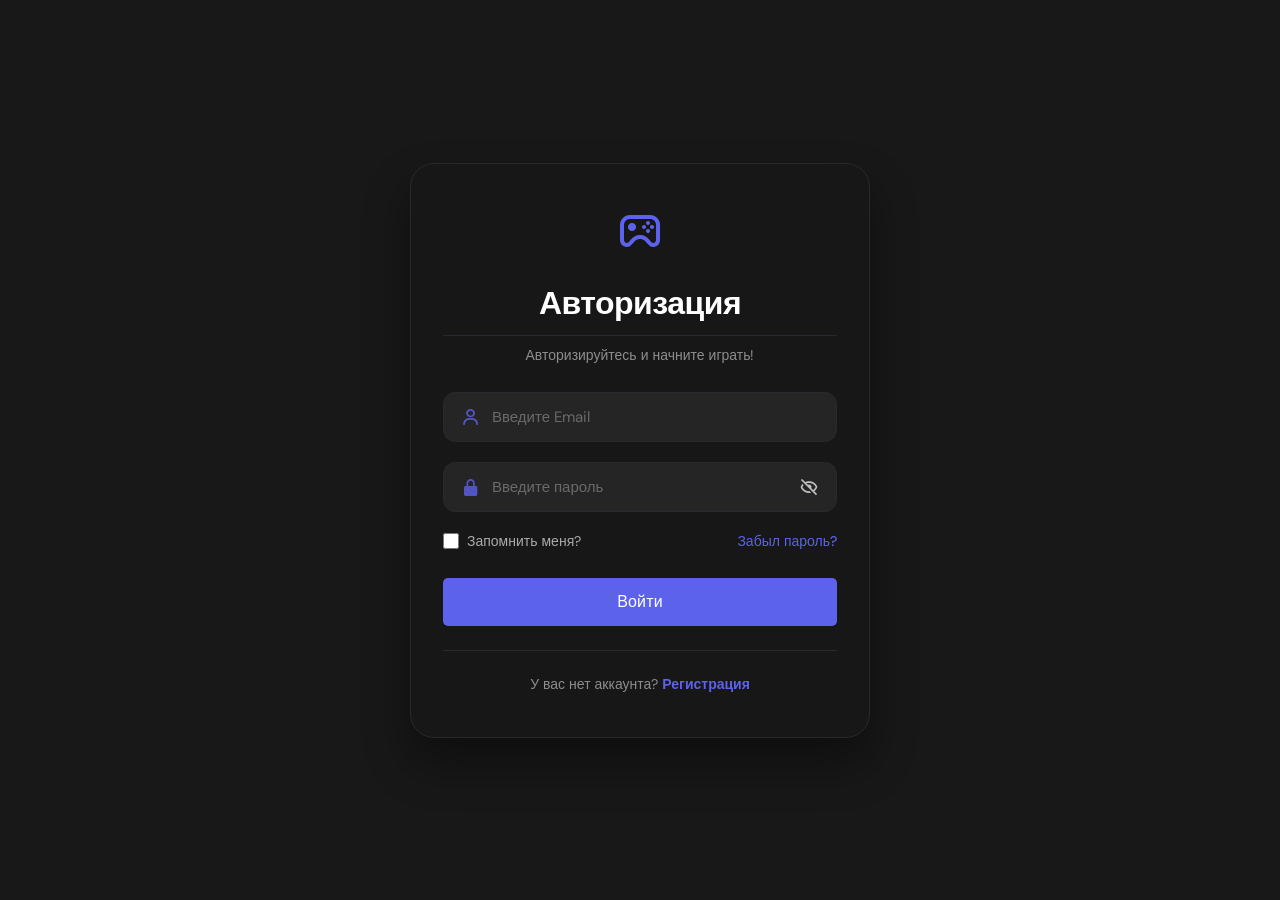
<file: airhockey.html>
<!DOCTYPE html>
<html lang="ru">
<head>
    <meta charset="UTF-8">
    <meta name="viewport" content="width=device-width, initial-scale=1.0, user-scalable=no">
    <title>Аэрохоккей</title>
    <link rel="stylesheet" href="main.css">
    <link rel="stylesheet" href="game.css">
    <script src="js/saveScore.js"></script>
    <style>
        .section {
            padding: 40px 0;
            min-height: calc(100vh - 200px);
            background: var(--page-bg);
        }
        .airhockey-container {
            max-width: 550px;
            margin: 0 auto;
        }
        #airhockeyCanvas {
            display: block;
            margin: 0 auto;
            width: 100%;
            height: auto;
            max-width: 550px;
        }
    </style>
</head>
<body>

<nav class="nav">
    <div class="container">
        <div class="nav-row">
            <a href="index.html" class="logo"><strong>Shopify</strong> Game</a>
            <button class="dark-mode-btn">
                <img src="img/icons/sun.svg" class="dark-mode-btn__icon">
                <img src="img/icons/moon.svg" class="dark-mode-btn__icon">
            </button>
            <ul class="nav-list">
                <li class="nav-list__item"><a href="index.html" class="nav-list__link">Главная</a></li>
                <li class="nav-list__item"><a href="contacts.html" class="nav-list__link">Контакты</a></li>
                <li class="nav-list__item"><div id="user-info"></div></li>
            </ul>
        </div>
    </div>
</nav>

<main class="section">
    <div class="container">
        <div class="airhockey-container">
            <div class="airhockey-header">
                <div class="airhockey-title">АЭРО-ХОККЕЙ</div>
                <div class="airhockey-subtitle">Игра против ИИ – забей 10 голов!</div>
            </div>
            
            <div class="airhockey-score-panel">
                <div class="airhockey-score-box">
                    <span class="airhockey-score-label" id="airhockeyPlayerNameLabel">Игрок</span>
                    <span class="airhockey-score-value" id="airhockeyPlayerScore">0</span>
                    <span class="airhockey-score-colon">:</span>
                    <span class="airhockey-score-value" id="airhockeyAIScore">0</span>
                    <span class="airhockey-score-label">ИИ</span>
                </div>
            </div>
            
            <div class="airhockey-game-area">
                <canvas id="airhockeyCanvas" width="500" height="600"></canvas>
                <div id="airhockeyGoalMessage" class="airhockey-goal-message">ГОЛ</div>
                <div id="airhockeyCountdown" class="airhockey-countdown"></div>
            </div>
            
            <div class="airhockey-controls">
                <button class="airhockey-btn" id="airhockeyNewGameBtn">Новая игра</button>
                <button class="airhockey-btn" id="airhockeyPauseBtn">Пауза</button>
                <div class="airhockey-controls-info">← → ↑ ↓ мышь — движение</div>
            </div>
        </div>
    </div>
</main>

<div id="airhockeyPauseModal" class="airhockey-pause-modal-overlay">
    <div class="airhockey-pause-modal">
        <div class="airhockey-pause-icon">⏸</div>
        <h2>ПАУЗА</h2>
        <button class="airhockey-pause-resume-btn" id="airhockeyResumeBtn">Продолжить</button>
    </div>
</div>

<footer class="footer">
    <div class="container">
        <div class="footer__wrapper">
            <ul class="social">
                <li class="social__item"><a href="#!"><img src="img/icons/vk.svg"></a></li>
                <li class="social__item"><a href="#!"><img src="img/icons/instagram.svg"></a></li>
                <li class="social__item"><a href="#!"><img src="img/icons/twitter.svg"></a></li>
                <li class="social__item"><a href="#!"><img src="img/icons/gitHub.svg"></a></li>
                <li class="social__item"><a href="#!"><img src="img/icons/linkedIn.svg"></a></li>
            </ul>
            <div class="copyright"><p>© 2026 IT.Москва</p></div>
        </div>
    </div>
</footer>

<script src="js/main-obf.js"></script>
<script>
const user = JSON.parse(localStorage.getItem("user"));
const userInfo = document.getElementById("user-info");

if (!user || !user.email) {
    window.location.href = 'lgpass.html';
}

function initUserMenu() {
    if (user && user.email) {
        const avatarUrl = user.avatar || "https://cdn-icons-png.flaticon.com/512/149/149071.png";
        userInfo.innerHTML = `
            <div class="profile-menu">
                <div class="profile-btn" onclick="toggleMenu()">
                    <img src="${avatarUrl}" class="avatar">
                    <span>${escapeHtml(user.name)}</span>
                </div>
                <div class="dropdown-menu" id="dropdown-menu">
                    <button onclick="logout()">Выйти</button>
                </div>
            </div>
        `;
        const playerNameSpan = document.getElementById('airhockeyPlayerNameLabel');
        if (playerNameSpan) playerNameSpan.textContent = user.name;
    } else {
        userInfo.innerHTML = `<a href="lgpass.html" class="nav-list__link">Войти</a>`;
    }
}

function escapeHtml(str) {
    if (!str) return '';
    return str.replace(/[&<>]/g, function(m) {
        if (m === '&') return '&amp;';
        if (m === '<') return '&lt;';
        if (m === '>') return '&gt;';
        return m;
    });
}

function toggleMenu() {
    const menu = document.getElementById("dropdown-menu");
    if (menu) menu.classList.toggle("show-menu");
}

function logout() {
    localStorage.removeItem("user");
    localStorage.removeItem("authToken");
    window.location.href = 'lgpass.html';
}

initUserMenu();

const canvas = document.getElementById('airhockeyCanvas');
const ctx = canvas.getContext('2d');

const W = 500;
const H = 600;
canvas.width = W;
canvas.height = H;

const CENTER_X = W / 2;
const CENTER_Y = H / 2;

const WALL_TOP = 30;
const WALL_BOTTOM = H - 30;
const WALL_LEFT = 20;
const WALL_RIGHT = W - 20;

const PADDLE_RADIUS = 25;
const PUCK_RADIUS = 18;

const GOAL_WIDTH = 140;
const GOAL_HEIGHT = 18;
const AI_GOAL = { x: CENTER_X - GOAL_WIDTH/2, y: WALL_TOP - 12, w: GOAL_WIDTH, h: GOAL_HEIGHT };
const PLAYER_GOAL = { x: CENTER_X - GOAL_WIDTH/2, y: WALL_BOTTOM - GOAL_HEIGHT + 12, w: GOAL_WIDTH, h: GOAL_HEIGHT };

let playerPaddle = { x: CENTER_X, y: H - 100 };
let aiPaddle = { x: CENTER_X, y: WALL_TOP + 70 };
let puck = { x: CENTER_X, y: CENTER_Y, vx: 0, vy: 0 };

let playerScore = 0;
let aiScore = 0;
let currentWinScore = 10;
let currentDifficulty = 0;
let currentDifficultyName = "ЛЕГКИЙ";

let gameActive = false;
let paused = false;
let isCountdown = false;
let goalMessageTimer = null;

let lastHitTime = 0;
let playerTargetX = CENTER_X;
let playerTargetY = H - 100;
let countdownTimeout = null;

let gameStartTime = Date.now();
let totalPlaySeconds = 0;
let playInterval = null;

function saveAirhockeyStats(goals, playTimeSec) {
    if (!user || !user.email) return;
    const key = `airhockey_stats_${user.name}`;
    let stats = { goals: 0, playTime: 0 };
    const existing = localStorage.getItem(key);
    if (existing) stats = JSON.parse(existing);
    if (goals > stats.goals) stats.goals = goals;
    if (playTimeSec > stats.playTime) stats.playTime = playTimeSec;
    localStorage.setItem(key, JSON.stringify(stats));
}

function saveGameResult(gameName, score) {
    try {
        if (typeof window.saveScore === 'function') {
            window.saveScore(gameName, score);
        }
    } catch(e) {}
}

function startPlayTimer() {
    if (playInterval) clearInterval(playInterval);
    gameStartTime = Date.now();
    playInterval = setInterval(() => {
        if (gameActive && !paused && !isCountdown) {
            totalPlaySeconds = Math.floor((Date.now() - gameStartTime) / 1000);
        }
    }, 1000);
}

function stopPlayTimer() {
    if (playInterval) clearInterval(playInterval);
    if (gameActive) saveAirhockeyStats(playerScore, totalPlaySeconds);
}

const difficulties = [
    { name: "ЛЕГКИЙ", winScore: 10, aiSpeed: 0.035, returnSpeed: 0.02, power: 0.9, maxSpeed: 3.5 },
    { name: "СРЕДНИЙ", winScore: 20, aiSpeed: 0.05, returnSpeed: 0.025, power: 1.0, maxSpeed: 4.0 },
    { name: "СЛОЖНЫЙ", winScore: 30, aiSpeed: 0.065, returnSpeed: 0.03, power: 1.1, maxSpeed: 4.5 },
    { name: "ЭКСТРИМАЛЬНЫЙ", winScore: 40, aiSpeed: 0.08, returnSpeed: 0.035, power: 1.2, maxSpeed: 5.0 },
    { name: "БЕЗУМНЫЙ", winScore: 50, aiSpeed: 0.1, returnSpeed: 0.04, power: 1.3, maxSpeed: 5.5 }
];

function showDifficultyMenu() {
    const overlay = document.createElement('div');
    overlay.className = 'airhockey-difficulty-overlay';
    overlay.id = 'difficultyOverlay';
    overlay.innerHTML = `
        <div class="airhockey-difficulty-modal">
            <div class="airhockey-difficulty-title">ВЫБОР СЛОЖНОСТИ</div>
            <div class="airhockey-slider-container">
                <input type="range" min="0" max="4" step="1" value="0" class="airhockey-slider" id="difficultySlider">
                <div class="airhockey-difficulty-name" id="difficultyName">ЛЕГКИЙ</div>
                <div class="airhockey-goal-target" id="goalTarget">НУЖНО ЗАБИТЬ: 10 ГОЛОВ</div>
            </div>
            <button class="airhockey-play-btn" id="startGameBtn">ИГРАТЬ</button>
        </div>
    `;
    document.body.appendChild(overlay);
    
    const slider = document.getElementById('difficultySlider');
    const difficultyNameSpan = document.getElementById('difficultyName');
    const goalTargetSpan = document.getElementById('goalTarget');
    
    function updateDifficulty(val) {
        currentDifficulty = parseInt(val);
        currentDifficultyName = difficulties[currentDifficulty].name;
        currentWinScore = difficulties[currentDifficulty].winScore;
        difficultyNameSpan.textContent = currentDifficultyName;
        goalTargetSpan.textContent = `НУЖНО ЗАБИТЬ: ${currentWinScore} ГОЛОВ`;
    }
    
    slider.addEventListener('input', (e) => updateDifficulty(e.target.value));
    updateDifficulty(0);
    
    document.getElementById('startGameBtn').addEventListener('click', () => {
        overlay.remove();
        resetGame();
    });
}

function updateScoreUI() {
    document.getElementById('airhockeyPlayerScore').textContent = playerScore;
    document.getElementById('airhockeyAIScore').textContent = aiScore;
    const subtitle = document.querySelector('.airhockey-subtitle');
    if (subtitle) {
        subtitle.textContent = `Игра против ИИ – забей ${currentWinScore} голов! (${currentDifficultyName})`;
    }
}

let aiTargetX = CENTER_X;
let aiTargetY = WALL_TOP + 70;

function updateAI() {
    if (!gameActive || paused || isCountdown) return;
    
    let targetX = CENTER_X;
    let targetY = WALL_TOP + 70;
    const isPuckInAITerritory = puck.y - PUCK_RADIUS < CENTER_Y - 30;
    const isPuckNearWall = (puck.x - PUCK_RADIUS < WALL_LEFT + 30) || (puck.x + PUCK_RADIUS > WALL_RIGHT - 30);
    const isPuckInCorner = isPuckNearWall && (puck.y - PUCK_RADIUS < WALL_TOP + 50);
    
    if (isPuckInAITerritory && !isPuckInCorner) {
        targetX = puck.x;
        targetY = puck.y;
        const safeMargin = 30;
        targetX = Math.min(Math.max(targetX, WALL_LEFT + PADDLE_RADIUS + safeMargin), WALL_RIGHT - PADDLE_RADIUS - safeMargin);
        targetY = Math.min(Math.max(targetY, WALL_TOP + PADDLE_RADIUS + 20), CENTER_Y - PADDLE_RADIUS - 40);
    } else if (isPuckInCorner) {
        targetX = CENTER_X;
        targetY = WALL_TOP + 60;
    }
    
    let speed = difficulties[currentDifficulty].returnSpeed;
    if (isPuckInAITerritory && !isPuckInCorner) {
        speed = difficulties[currentDifficulty].aiSpeed;
    }
    
    aiTargetX += (targetX - aiTargetX) * speed;
    aiTargetY += (targetY - aiTargetY) * speed;
    aiPaddle.x = aiTargetX;
    aiPaddle.y = aiTargetY;
    aiPaddle.x = Math.min(Math.max(aiPaddle.x, WALL_LEFT + PADDLE_RADIUS), WALL_RIGHT - PADDLE_RADIUS);
    aiPaddle.y = Math.min(Math.max(aiPaddle.y, WALL_TOP + PADDLE_RADIUS + 15), CENTER_Y - PADDLE_RADIUS - 30);
}

function playHitSound() {
    if (!gameActive) return;
    const now = Date.now();
    if (now - lastHitTime < 50) return;
    lastHitTime = now;
    try {
        const sound = new Audio('assets/airhockey.mp3');
        sound.volume = 0.35;
        sound.play().catch(e => {});
    } catch(e) {}
}

function playGolSound() {
    try {
        const sound = new Audio('assets/gol.mp3');
        sound.volume = 0.5;
        sound.play().catch(e => {});
    } catch(e) {}
}

function playWinSound() {
    try {
        const sound = new Audio('assets/airwin.mp3');
        sound.volume = 0.5;
        sound.play().catch(e => {});
    } catch(e) {}
}

function playCountSound(num) {
    try {
        let sound = null;
        if (num === 3) sound = new Audio('assets/3.mp3');
        else if (num === 2) sound = new Audio('assets/2.mp3');
        else if (num === 1) sound = new Audio('assets/1.mp3');
        if (sound) {
            sound.volume = 0.5;
            sound.play().catch(e => {});
        }
    } catch(e) {}
}

function playStartedSound() {
    try {
        const sound = new Audio('assets/started.mp3');
        sound.volume = 0.5;
        sound.play().catch(e => {});
    } catch(e) {}
}

let lastTimestamp = 0;
const FIXED_DELTA = 16;

function handleCollisions() {
    const maxSpeed = difficulties[currentDifficulty].maxSpeed;
    
    const dxPlayer = puck.x - playerPaddle.x;
    const dyPlayer = puck.y - playerPaddle.y;
    const distPlayer = Math.hypot(dxPlayer, dyPlayer);
    if (distPlayer < PUCK_RADIUS + PADDLE_RADIUS) {
        const angle = Math.atan2(dyPlayer, dxPlayer);
        const overlap = PUCK_RADIUS + PADDLE_RADIUS - distPlayer;
        puck.x += Math.cos(angle) * overlap;
        puck.y += Math.sin(angle) * overlap;
        const currentSpeed = Math.hypot(puck.vx, puck.vy);
        const newVx = Math.cos(angle) * currentSpeed * 1.15;
        const newVy = Math.sin(angle) * currentSpeed * 1.15;
        const offset = (dxPlayer / PADDLE_RADIUS) * 2;
        puck.vx = newVx + offset;
        puck.vy = newVy;
        if (puck.vy > 0) puck.vy = -Math.abs(puck.vy) - 1.5;
        puck.vx = Math.min(Math.max(puck.vx, -maxSpeed), maxSpeed);
        puck.vy = Math.min(Math.max(puck.vy, -maxSpeed), maxSpeed);
        playHitSound();
    }
    
    const dxAi = puck.x - aiPaddle.x;
    const dyAi = puck.y - aiPaddle.y;
    const distAi = Math.hypot(dxAi, dyAi);
    if (distAi < PUCK_RADIUS + PADDLE_RADIUS) {
        const angle = Math.atan2(dyAi, dxAi);
        const overlap = PUCK_RADIUS + PADDLE_RADIUS - distAi;
        puck.x += Math.cos(angle) * overlap * 0.7;
        puck.y += Math.sin(angle) * overlap * 0.7;
        const currentSpeed = Math.hypot(puck.vx, puck.vy);
        const power = difficulties[currentDifficulty].power;
        const newVx = Math.cos(angle) * currentSpeed * power;
        const newVy = Math.sin(angle) * currentSpeed * power;
        const offset = (dxAi / PADDLE_RADIUS) * 1.2;
        puck.vx = newVx + offset;
        puck.vy = newVy;
        if (puck.vy < 0) puck.vy = -Math.abs(puck.vy) - 1.5;
        else puck.vy = Math.abs(puck.vy) + 1.5;
        puck.vx = Math.min(Math.max(puck.vx, -maxSpeed), maxSpeed);
        puck.vy = Math.min(Math.max(puck.vy, -maxSpeed), maxSpeed);
        playHitSound();
    }
    
    if (puck.x - PUCK_RADIUS < WALL_LEFT) {
        puck.x = WALL_LEFT + PUCK_RADIUS;
        puck.vx = -puck.vx * 0.96;
        playHitSound();
    }
    if (puck.x + PUCK_RADIUS > WALL_RIGHT) {
        puck.x = WALL_RIGHT - PUCK_RADIUS;
        puck.vx = -puck.vx * 0.96;
        playHitSound();
    }
    
    if (puck.y - PUCK_RADIUS < WALL_TOP) {
        const inGoal = (puck.x > AI_GOAL.x && puck.x < AI_GOAL.x + AI_GOAL.w);
        if (inGoal) {
            playerScore++;
            updateScoreUI();
            showGoalMessage('player');
            saveAirhockeyStats(playerScore, totalPlaySeconds);
            saveGameResult('airhockey', playerScore);
            if (playerScore >= currentWinScore) {
                gameActive = false;
                if (currentDifficulty < difficulties.length - 1) {
                    currentDifficulty++;
                    currentDifficultyName = difficulties[currentDifficulty].name;
                    currentWinScore = difficulties[currentDifficulty].winScore;
                    setTimeout(() => {
                        alert(`ПОБЕДА! Переход на ${currentDifficultyName} уровень!`);
                        resetGame();
                    }, 500);
                } else {
                    setTimeout(() => { alert('ПОБЕДА! Вы прошли игру!'); showDifficultyMenu(); }, 500);
                }
            }
        } else {
            puck.y = WALL_TOP + PUCK_RADIUS;
            puck.vy = -puck.vy * 0.96;
        }
    }
    
    if (puck.y + PUCK_RADIUS > WALL_BOTTOM) {
        const inGoal = (puck.x > PLAYER_GOAL.x && puck.x < PLAYER_GOAL.x + PLAYER_GOAL.w);
        if (inGoal) {
            aiScore++;
            updateScoreUI();
            showGoalMessage('ai');
            if (aiScore >= currentWinScore) {
                gameActive = false;
                setTimeout(() => { alert('ПОРАЖЕНИЕ! Игра начата заново.'); showDifficultyMenu(); }, 500);
            }
        } else {
            puck.y = WALL_BOTTOM - PUCK_RADIUS;
            puck.vy = -puck.vy * 0.96;
        }
    }
}

function updatePuck(deltaTime) {
    if (!gameActive || paused || isCountdown) return;
    const factor = deltaTime / FIXED_DELTA;
    puck.x += puck.vx * factor;
    puck.y += puck.vy * factor;
    handleCollisions();
    puck.vx *= Math.pow(0.999, factor);
    puck.vy *= Math.pow(0.999, factor);
}

function showGoalMessage(goalType) {
    if (goalMessageTimer) clearTimeout(goalMessageTimer);
    const msgDiv = document.getElementById('airhockeyGoalMessage');
    msgDiv.style.display = 'block';
    msgDiv.style.animation = 'none';
    msgDiv.offsetHeight;
    msgDiv.style.animation = 'airhockeyGoalPulse 0.5s ease-out';
    gameActive = false;
    playGolSound();
    
    goalMessageTimer = setTimeout(() => {
        msgDiv.style.display = 'none';
        resetPuck();
        startCountdown();
    }, 1200);
}

function resetPuck() {
    puck.x = CENTER_X;
    puck.y = CENTER_Y;
    puck.vx = 0;
    puck.vy = 0;
}

function startCountdown() {
    if (countdownTimeout) clearTimeout(countdownTimeout);
    isCountdown = true;
    gameActive = false;
    
    let step = 0;
    const steps = [
        { text: "3", sound: () => playCountSound(3), nextDelay: 1000 },
        { text: "2", sound: () => playCountSound(2), nextDelay: 1000 },
        { text: "1", sound: () => playCountSound(1), nextDelay: 1000 },
        { text: "НАЧАЛИ!", sound: () => playStartedSound(), nextDelay: 600 }
    ];
    
    const countdownDiv = document.getElementById('airhockeyCountdown');
    
    function runStep() {
        if (step >= steps.length) {
            countdownDiv.style.display = 'none';
            isCountdown = false;
            const direction = Math.random() < 0.5 ? -1 : 1;
            const angle = (Math.random() - 0.5) * Math.PI / 2.8;
            const speed = 2.8;
            puck.vx = Math.sin(angle) * speed;
            puck.vy = direction * Math.cos(angle) * speed;
            gameActive = true;
            startPlayTimer();
            return;
        }
        
        const currentStep = steps[step];
        countdownDiv.textContent = currentStep.text;
        countdownDiv.style.display = 'block';
        countdownDiv.style.animation = 'airhockeyCountdownPulse 0.6s ease-out';
        currentStep.sound();
        step++;
        countdownTimeout = setTimeout(runStep, currentStep.nextDelay);
    }
    
    countdownDiv.style.display = 'block';
    runStep();
}

canvas.addEventListener('mousemove', (e) => {
    if (!gameActive || paused || isCountdown) return;
    const rect = canvas.getBoundingClientRect();
    const scaleX = W / rect.width;
    const scaleY = H / rect.height;
    let mouseX = (e.clientX - rect.left) * scaleX;
    let mouseY = (e.clientY - rect.top) * scaleY;
    playerTargetX = Math.min(Math.max(mouseX, WALL_LEFT + PADDLE_RADIUS), WALL_RIGHT - PADDLE_RADIUS);
    playerTargetY = Math.min(Math.max(mouseY, CENTER_Y + 30 + PADDLE_RADIUS), WALL_BOTTOM - PADDLE_RADIUS);
});

function resetGame() {
    if (countdownTimeout) clearTimeout(countdownTimeout);
    stopPlayTimer();
    saveAirhockeyStats(playerScore, totalPlaySeconds);
    playerScore = 0;
    aiScore = 0;
    updateScoreUI();
    playerPaddle.x = CENTER_X;
    playerPaddle.y = H - 100;
    playerTargetX = CENTER_X;
    playerTargetY = H - 100;
    aiPaddle.x = CENTER_X;
    aiPaddle.y = WALL_TOP + 70;
    aiTargetX = CENTER_X;
    aiTargetY = WALL_TOP + 70;
    puck.x = CENTER_X;
    puck.y = CENTER_Y;
    puck.vx = 0;
    puck.vy = 0;
    gameActive = false;
    if (goalMessageTimer) clearTimeout(goalMessageTimer);
    document.getElementById('airhockeyGoalMessage').style.display = 'none';
    startCountdown();
}

function togglePause() {
    if (isCountdown) return;
    paused = !paused;
    const modal = document.getElementById('airhockeyPauseModal');
    modal.style.display = paused ? 'flex' : 'none';
    if (paused) {
        if (playInterval) clearInterval(playInterval);
    } else {
        if (gameActive && !isCountdown) {
            gameStartTime = Date.now() - totalPlaySeconds * 1000;
            playInterval = setInterval(() => {
                if (gameActive && !paused && !isCountdown) {
                    totalPlaySeconds = Math.floor((Date.now() - gameStartTime) / 1000);
                }
            }, 1000);
        }
    }
}

function drawField() {
    ctx.fillStyle = '#1a1a2e';
    ctx.fillRect(0, 0, W, H);
    ctx.strokeStyle = '#5C62EC';
    ctx.lineWidth = 3;
    ctx.strokeRect(WALL_LEFT - 2, WALL_TOP - 2, WALL_RIGHT - WALL_LEFT + 4, WALL_BOTTOM - WALL_TOP + 4);
    ctx.beginPath();
    ctx.strokeStyle = '#ff4444';
    ctx.lineWidth = 3;
    ctx.setLineDash([12, 14]);
    ctx.moveTo(WALL_LEFT, CENTER_Y);
    ctx.lineTo(WALL_RIGHT, CENTER_Y);
    ctx.stroke();
    ctx.setLineDash([]);
    ctx.beginPath();
    ctx.strokeStyle = '#2266cc';
    ctx.lineWidth = 2.5;
    ctx.arc(CENTER_X, CENTER_Y, 55, 0, Math.PI * 2);
    ctx.stroke();
    ctx.fillStyle = '#2266cc';
    ctx.beginPath();
    ctx.arc(CENTER_X - 150, CENTER_Y, 5, 0, Math.PI * 2);
    ctx.fill();
    ctx.beginPath();
    ctx.arc(CENTER_X + 150, CENTER_Y, 5, 0, Math.PI * 2);
    ctx.fill();
    ctx.fillStyle = '#2a2a3a';
    ctx.fillRect(AI_GOAL.x, AI_GOAL.y, AI_GOAL.w, AI_GOAL.h);
    ctx.fillRect(PLAYER_GOAL.x, PLAYER_GOAL.y, PLAYER_GOAL.w, PLAYER_GOAL.h);
    ctx.fillStyle = '#1a1a2a';
    ctx.fillRect(AI_GOAL.x + 3, AI_GOAL.y + 3, AI_GOAL.w - 6, AI_GOAL.h - 6);
    ctx.fillRect(PLAYER_GOAL.x + 3, PLAYER_GOAL.y + 3, PLAYER_GOAL.w - 6, PLAYER_GOAL.h - 6);
    ctx.strokeStyle = '#ff6666';
    ctx.lineWidth = 2;
    ctx.strokeRect(AI_GOAL.x + 2, AI_GOAL.y + 2, AI_GOAL.w - 4, AI_GOAL.h - 4);
    ctx.strokeRect(PLAYER_GOAL.x + 2, PLAYER_GOAL.y + 2, PLAYER_GOAL.w - 4, PLAYER_GOAL.h - 4);
}

function drawPaddle(paddle) {
    ctx.shadowBlur = 4;
    ctx.shadowColor = 'rgba(0,0,0,0.3)';
    ctx.fillStyle = '#ff4444';
    ctx.beginPath();
    ctx.arc(paddle.x, paddle.y, PADDLE_RADIUS, 0, Math.PI * 2);
    ctx.fill();
    ctx.fillStyle = '#cc2222';
    ctx.beginPath();
    ctx.arc(paddle.x, paddle.y, PADDLE_RADIUS - 7, 0, Math.PI * 2);
    ctx.fill();
    ctx.fillStyle = '#ff8888';
    ctx.beginPath();
    ctx.arc(paddle.x, paddle.y, PADDLE_RADIUS - 14, 0, Math.PI * 2);
    ctx.fill();
    ctx.shadowBlur = 0;
}

function drawPuck() {
    ctx.shadowBlur = 4;
    ctx.fillStyle = '#2266dd';
    ctx.beginPath();
    ctx.arc(puck.x, puck.y, PUCK_RADIUS, 0, Math.PI * 2);
    ctx.fill();
    ctx.fillStyle = '#4488ff';
    ctx.beginPath();
    ctx.arc(puck.x, puck.y, PUCK_RADIUS - 5, 0, Math.PI * 2);
    ctx.fill();
    ctx.shadowBlur = 0;
}

let lastFrameTime = 0;

function animate(currentTime) {
    requestAnimationFrame(animate);
    
    if (!lastFrameTime) {
        lastFrameTime = currentTime;
        return;
    }
    
    let deltaTime = Math.min(32, currentTime - lastFrameTime);
    if (deltaTime < 8) return;
    
    lastFrameTime = currentTime;
    
    playerPaddle.x += (playerTargetX - playerPaddle.x) * 0.25;
    playerPaddle.y += (playerTargetY - playerPaddle.y) * 0.25;
    
    updateAI();
    updatePuck(deltaTime);
    
    drawField();
    drawPaddle(playerPaddle);
    drawPaddle(aiPaddle);
    drawPuck();
}

function init() {
    showDifficultyMenu();
    requestAnimationFrame(animate);
}

document.getElementById('airhockeyNewGameBtn').addEventListener('click', () => {
    if (goalMessageTimer) clearTimeout(goalMessageTimer);
    if (countdownTimeout) clearTimeout(countdownTimeout);
    showDifficultyMenu();
});
document.getElementById('airhockeyPauseBtn').addEventListener('click', () => togglePause());
document.getElementById('airhockeyResumeBtn').addEventListener('click', () => togglePause());

init();
</script>
</body>
</html>
</file>
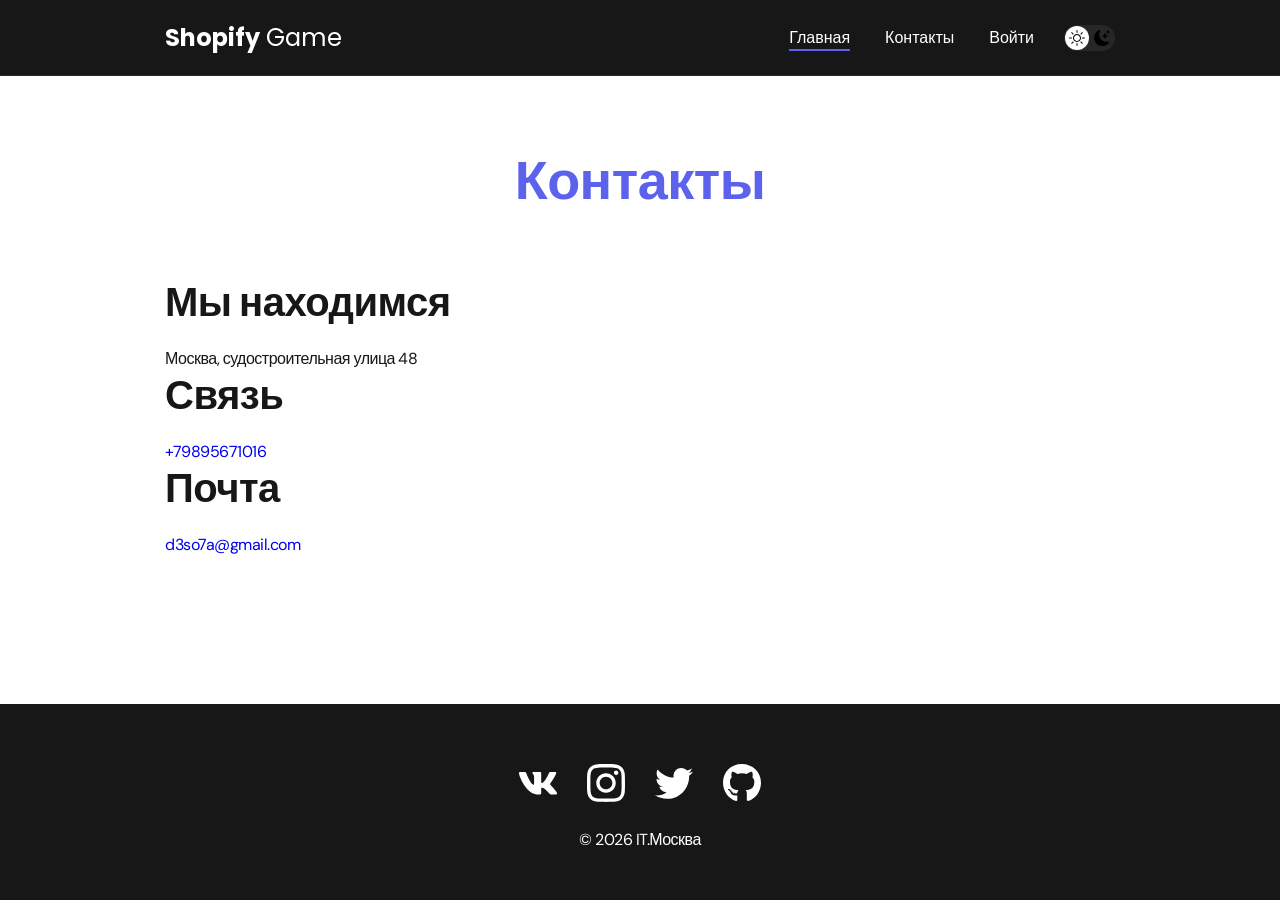
<file: contacts.html>
<!DOCTYPE html>
<html lang="en">
<head>
    <meta charset="UTF-8">
    <meta http-equiv="X-UA-Compatible" content="IE=edge">
    <meta name="viewport" content="width=device-width, initial-scale=1.0">
    <title>Контакты</title>
    <link rel="stylesheet" href="main.css">
</head>
<body>
    <nav class="nav">
    <div class="container">
        <div class="nav-row">
            <a href="index.html" class="logo"><strong>Shopify</strong> Game</a>
            <button class="dark-mode-btn"><img src="img/icons/sun.svg" alt="Light mode" class="dark-mode-btn__icon"><img src="img/icons/moon.svg" alt="Dark mode" class="dark-mode-btn__icon"></button>
    <ul class="nav-list">
    <li class="nav-list__item"><a href="index.html" class="nav-list__link nav-list__link--active">Главная</a></li>
    <li class="nav-list__item"><a href="contacts.html" class="nav-list__link">Контакты</a></li>
    <li class="nav-list__item">
    <div id="user-info"></div>
    </li>
    </ul>
        </div>
    </div>
</nav>
        <main class="section">
        <div class="container">
            <h1 class="title-1">Контакты</h1>
            <ul class="content-list">
                <li class="content-list__item">
                    <h2 class="title-2">Мы находимся</h2>
                    <p>Москва, судостроительная улица 48</p>
                </li>
                <li class="content-list__item">
                    <h2 class="title-2">Связь</h2>
                    <p><a href="tel:+79051234567">+79895671016</a></p>
                </li>
                <li class="content-list__item">
                    <h2 class="title-2">Почта</h2>
                    <p><a href="mailto:webdev@protonmail.com">d3so7a@gmail.com</a></p>
                </li>
            </ul>
        </div>
    </main>
    <footer class="footer">
        <div class="container">
            <div class="footer__wrapper">
                <ul class="social">
                    <li class="social__item"><a href="#!"><img src="img/icons/vk.svg" alt="Link"></a></li>
                    <li class="social__item"><a href="#!"><img src="img/icons/instagram.svg" alt="Link"></a></li>
                    <li class="social__item"><a href="#!"><img src="img/icons/twitter.svg" alt="Link"></a></li>
                    <li class="social__item"><a href="#!"><img src="img/icons/gitHub.svg" alt="Link"></a></li>
                </ul>
                <div class="copyright">
                    <p>© 2026 IT.Москва</p>
                </div>
            </div>
        </div>
    </footer>
    <script src="js/main-obf.js"></script>
    <script>
        const user = JSON.parse(localStorage.getItem("user"));

        const userInfo = document.getElementById("user-info");

        if (user) {

            userInfo.innerHTML = `

                <div class="profile-menu">

                    <div class="profile-btn" onclick="toggleMenu()">

                        <img
                            src="${
                                user.avatar
                                ? user.avatar
                                : 'https://cdn-icons-png.flaticon.com/512/149/149071.png'
                            }"
                            class="avatar"
                        >

                        <span>${user.name}</span>
                    </div>
                    <div class="dropdown-menu" id="dropdown-menu">
                        <button onclick="toggleProfileView()">Профиль</button>
                        <button onclick="openSettings()">Настройки</button>
                        <button onclick="logout()">Выйти</button>
                    </div>
                </div>
            `;

        } else {

            userInfo.innerHTML = `

                <a href="lgpass.html"
                class="nav-list__link">
                Войти
                </a>

            `;
        }

        function logout() {

            localStorage.removeItem("user");

            window.location.href = "index.html";
        }

        function toggleMenu() {

            document
                .getElementById("dropdown-menu")
                .classList
                .toggle("show-menu");
        }

        function toggleProfileView() {
            window.location.href = 'index.html';
        }

        function openSettings() {
            window.location.href = 'index.html';
        }

</script>
</body>
</html>
</file>
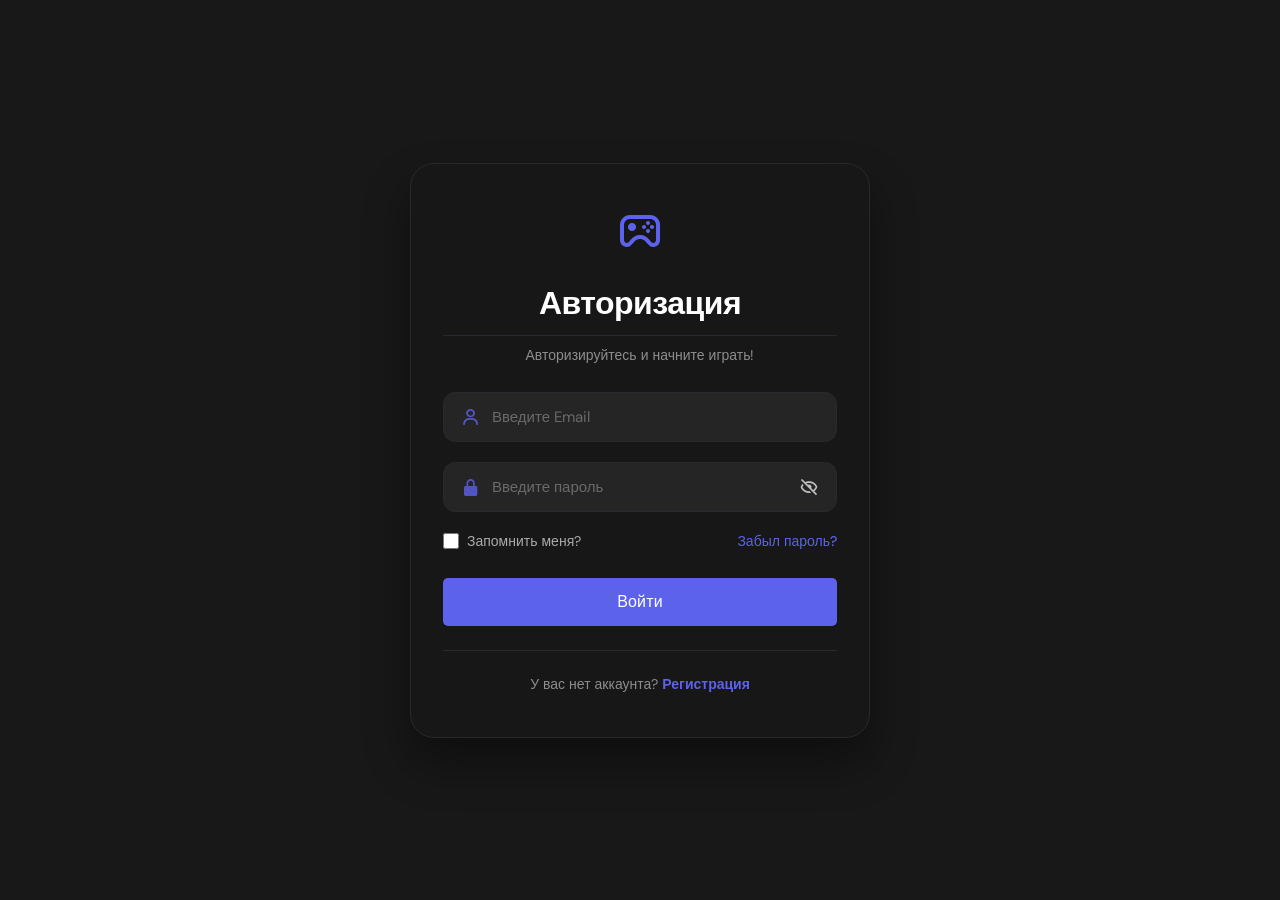
<file: dino.html>
<!DOCTYPE html>
<html lang="ru">
<head>
    <meta charset="UTF-8">
    <meta http-equiv="X-UA-Compatible" content="IE=edge">
    <meta name="viewport" content="width=device-width, initial-scale=1.0, user-scalable=no">
    <title>Динозаврик</title>
    <link rel="stylesheet" href="main.css">
    <link rel="stylesheet" href="game.css">
    <script src="js/saveScore.js"></script>
</head>
<body>
    <nav class="nav">
        <div class="container">
            <div class="nav-row">
                <a href="index.html" class="logo"><strong>Shopify</strong> Game</a>
                <button class="dark-mode-btn">
                    <img src="img/icons/sun.svg" alt="Light mode" class="dark-mode-btn__icon">
                    <img src="img/icons/moon.svg" alt="Dark mode" class="dark-mode-btn__icon">
                </button>
                <ul class="nav-list">
                    <li class="nav-list__item"><a href="index.html" class="nav-list__link">Главная</a></li>
                    <li class="nav-list__item"><a href="contacts.html" class="nav-list__link">Контакты</a></li>
                    <li class="nav-list__item"><div id="user-info"></div></li>
                </ul>
            </div>
        </div>
    </nav>
    <section class="game-section">
        <div class="game-container-custom">
            <div id="game-content"></div>
        </div>
    </section>
    <footer class="footer">
        <div class="container">
            <div class="footer__wrapper">
                <ul class="social">
                    <li class="social__item"><a href="#!"><img src="img/icons/vk.svg" alt="Link"></a></li>
                    <li class="social__item"><a href="#!"><img src="img/icons/instagram.svg" alt="Link"></a></li>
                    <li class="social__item"><a href="#!"><img src="img/icons/twitter.svg" alt="Link"></a></li>
                    <li class="social__item"><a href="#!"><img src="img/icons/gitHub.svg" alt="Link"></a></li>
                    <li class="social__item"><a href="#!"><img src="img/icons/linkedIn.svg" alt="Link"></a></li>
                </ul>
                <div class="copyright">
                    <p>© 2026 IT.Москва</p>
                </div>
            </div>
        </div>
    </footer>
    <script src="js/main-obf.js"></script>
    <script>
        let dinoGame = null;

        function logout() { 
            localStorage.removeItem("user"); 
            window.location.href = 'lgpass.html'; 
        }

        function toggleMenu() { 
            const menu = document.getElementById("dropdown-menu"); 
            if (menu) menu.classList.toggle("show-menu"); 
        }

        function escapeHtml(str) { 
            if (!str) return ''; 
            return str.replace(/[&<>]/g, function(m) { 
                if (m === '&') return '&amp;'; 
                if (m === '<') return '&lt;'; 
                if (m === '>') return '&gt;'; 
                return m; 
            }); 
        }

        class DinoRunnerGame {
            constructor(canvas, ctx, hudElements) {
                this.canvas = canvas;
                this.ctx = ctx;
                this.hud = hudElements;
                this.resizeCanvas();
                this.lastUpdate = 0;
                
                this.jumpSound = new Audio('assets/jump.mp3');
                this.jumpSound.volume = 0.6;
                this.jumpSound.load();
                
                this.downSound = new Audio('assets/down.mp3');
                this.downSound.volume = 0.5;
                this.winSound = new Audio('assets/win.mp3');
                this.winSound.volume = 0.5;
                this.loseSound = new Audio('assets/lose.mp3');
                this.loseSound.volume = 0.5;
                
                this.groundY = this.height - 58;
                
                this.isDucking = false;
                this.standHeight = 48;
                this.duckHeight = 32;
                
                this.dino = {
                    x: 80,
                    y: this.groundY - 48,
                    width: 44,
                    height: 48,
                    yVelocity: 0,
                    isJumping: false,
                    gravity: 0.85,
                    jumpPower: -11.5
                };
                
                this.obstacles = [];
                this.obstacleTimer = 0;
                this.baseObstacleDelay = 75;
                this.currentSpeed = 0;
                this.targetSpeed = 4.5;
                this.maxSpeed = 12;
                this.speedIncreaseStep = 0.006;
                this.score = 0;
                this.bestScore = this.loadBestScore();
                this.gameOverFlag = false;
                this.gameStarted = false;
                this.waitingForStart = true;
                this.cactusGroupCounter = 0;
                this.cactusGroupSize = 1;
                
                this.dinoStandImg = new Image();
                this.dinoStandImg.src = 'assets/dino.png';
                this.dinoDuckImg = new Image();
                this.dinoDuckImg.src = 'assets/dino-duck.png';
                this.ravenImg = new Image();
                this.ravenImg.src = 'assets/raven.png';
                this.cactusImg = new Image();
                this.cactusImg.src = 'assets/cactus.png';
                this.cactus2Img = new Image();
                this.cactus2Img.src = 'assets/cactus2.png';
                this.groundImg = new Image();
                this.groundImg.src = 'assets/bg-ground.png';
                this.backgroundImg = new Image();
                this.backgroundImg.src = 'assets/bg-game.png';
                
                this.groundOffset = 0;
                this.setupControls();
                this.updateHUD();
                window.addEventListener('resize', () => this.resizeCanvasAndRedraw());
                this.draw();
                this.gameLoop();
            }
            
            playJumpSound() {
                if (this.jumpSound) {
                    this.jumpSound.currentTime = 0;
                    this.jumpSound.play().catch(e => console.log('Audio play failed:', e));
                }
            }
            
            playDownSound() {
                if (this.downSound) {
                    this.downSound.currentTime = 0;
                    this.downSound.play().catch(e => console.log('Audio play failed:', e));
                }
            }
            
            playWinSound() {
                if (this.winSound) {
                    this.winSound.currentTime = 0;
                    this.winSound.play().catch(e => console.log('Audio play failed:', e));
                }
            }
            
            playLoseSound() {
                if (this.loseSound) {
                    this.loseSound.currentTime = 0;
                    this.loseSound.play().catch(e => console.log('Audio play failed:', e));
                }
            }
            
            resizeCanvas() {
                const container = this.canvas.parentElement;
                const maxWidth = Math.min(1200, container.clientWidth - 20);
                this.canvas.width = maxWidth;
                this.canvas.height = 480;
                this.width = this.canvas.width;
                this.height = this.canvas.height;
                this.groundY = this.height - 58;
                if (this.dino && !this.isDucking) {
                    this.dino.y = this.groundY - this.dino.height;
                }
            }
            
            resizeCanvasAndRedraw() {
                this.resizeCanvas();
                this.draw();
            }
            
            loadBestScore() {
                const user = JSON.parse(localStorage.getItem("user"));
                if (user) {
                    const saved = localStorage.getItem(`dino_best_${user.name}`);
                    return saved ? parseInt(saved) : 0;
                }
                return 0;
            }
            
            saveBestScore() {
                const user = JSON.parse(localStorage.getItem("user"));
                if (user && this.bestScore > 0) {
                    localStorage.setItem(`dino_best_${user.name}`, this.bestScore);
                }
            }
            
            setupControls() {
                const handleKeyDown = (e) => {
                    const key = e.key;
                    
                    if (key === 'Shift' || key === 'ShiftLeft' || key === 'ShiftRight') {
                        e.preventDefault();
                        if (this.gameStarted && !this.gameOverFlag && !this.dino.isJumping && !this.isDucking) {
                            this.isDucking = true;
                            this.dino.height = this.duckHeight;
                            this.dino.y = this.groundY - this.duckHeight;
                            this.playDownSound();
                        }
                        return;
                    }
                    
                    if (key === 'ArrowUp' || key === 'w' || key === 'W' || key === ' ' || key === 'Space') {
                        e.preventDefault();
                        
                        if (this.gameOverFlag) {
                            this.startGame();
                            return;
                        }
                        
                        if (!this.gameStarted && !this.gameOverFlag) {
                            this.startGame();
                            return;
                        }
                        
                        if (this.gameStarted && !this.gameOverFlag) {
                            if (!this.dino.isJumping) {
                                if (this.isDucking) {
                                    this.isDucking = false;
                                    this.dino.height = this.standHeight;
                                    this.dino.y = this.groundY - this.standHeight;
                                }
                                this.dino.yVelocity = this.dino.jumpPower;
                                this.dino.isJumping = true;
                                this.playJumpSound();
                            }
                        }
                    }
                };
                
                const handleKeyUp = (e) => {
                    const key = e.key;
                    if (key === 'Shift' || key === 'ShiftLeft' || key === 'ShiftRight') {
                        e.preventDefault();
                        this.isDucking = false;
                        if (!this.dino.isJumping) {
                            this.dino.height = this.standHeight;
                            this.dino.y = this.groundY - this.standHeight;
                        }
                    }
                };
                
                window.addEventListener('keydown', handleKeyDown);
                window.addEventListener('keyup', handleKeyUp);
                
                this.canvas.addEventListener('click', (e) => {
                    e.preventDefault();
                    if (this.gameOverFlag) {
                        this.startGame();
                        return;
                    }
                    if (!this.gameStarted && !this.gameOverFlag) {
                        this.startGame();
                        return;
                    }
                    if (this.gameStarted && !this.gameOverFlag) {
                        if (!this.dino.isJumping) {
                            if (this.isDucking) {
                                this.isDucking = false;
                                this.dino.height = this.standHeight;
                                this.dino.y = this.groundY - this.standHeight;
                            }
                            this.dino.yVelocity = this.dino.jumpPower;
                            this.dino.isJumping = true;
                            this.playJumpSound();
                        }
                    }
                });
                
                this.keyDownHandler = handleKeyDown;
                this.keyUpHandler = handleKeyUp;
            }
            
            startGame() {
                if (this.gameStarted) return;
                this.resetGameState();
                this.gameStarted = true;
                this.gameOverFlag = false;
                this.waitingForStart = false;
                this.currentSpeed = this.targetSpeed;
                this.updateHUD();
            }
            
            resetGameState() {
                if (Math.floor(this.score) > this.bestScore) {
                    this.bestScore = Math.floor(this.score);
                    this.saveBestScore();
                }
                this.score = 0;
                this.currentSpeed = 0;
                this.targetSpeed = 4.5;
                this.obstacles = [];
                this.obstacleTimer = 20;
                this.isDucking = false;
                this.dino.height = this.standHeight;
                this.dino.y = this.groundY - this.standHeight;
                this.dino.yVelocity = 0;
                this.dino.isJumping = false;
                this.gameOverFlag = false;
                this.gameStarted = false;
                this.waitingForStart = true;
                this.cactusGroupCounter = 0;
                this.cactusGroupSize = 1;
                this.updateHUD();
            }
            
            resetGame() {
                this.bestScore = 0;
                this.saveBestScore();
                this.score = 0;
                this.currentSpeed = 0;
                this.targetSpeed = 4.5;
                this.obstacles = [];
                this.obstacleTimer = 20;
                this.isDucking = false;
                this.dino.height = this.standHeight;
                this.dino.y = this.groundY - this.standHeight;
                this.dino.yVelocity = 0;
                this.dino.isJumping = false;
                this.gameOverFlag = false;
                this.gameStarted = false;
                this.waitingForStart = true;
                this.cactusGroupCounter = 0;
                this.cactusGroupSize = 1;
                this.updateHUD();
                this.draw();
            }
            
            updateHUD() {
                if (this.hud.scoreSpan) this.hud.scoreSpan.innerText = Math.floor(this.score);
                if (this.hud.bestSpan) this.hud.bestSpan.innerText = this.bestScore;
            }
            
            gameOver() {
                if (this.gameOverFlag) return;
                this.gameOverFlag = true;
                this.gameStarted = false;
                this.playLoseSound();
                if (Math.floor(this.score) > this.bestScore) {
                    this.bestScore = Math.floor(this.score);
                    this.saveBestScore();
                    this.updateHUD();
                }
                this.updateHUD();
                saveGameResult('dino', Math.floor(this.score));
            }
            
            spawnObstacle() {
                const canSpawnRaven = this.score >= 100;
                const canSpawnDoubleCactus = this.score >= 10;
                
                if (canSpawnRaven && Math.random() < 0.35) {
                    const isHigh = Math.random() < 0.45;
                    let yPos = isHigh ? this.groundY - 70 : this.groundY - 38;
                    this.obstacles.push({
                        x: this.width,
                        y: yPos,
                        width: 42,
                        height: 38,
                        type: 'raven',
                        img: this.ravenImg
                    });
                    this.cactusGroupCounter = 0;
                } else {
                    if (this.cactusGroupCounter <= 0) {
                        let rand = Math.random();
                        if (rand < 0.4) {
                            this.cactusGroupSize = 1;
                            this.cactusGroupType = 'single';
                        } else if (rand < 0.7 && canSpawnDoubleCactus) {
                            this.cactusGroupSize = 1;
                            this.cactusGroupType = 'double';
                        } else {
                            this.cactusGroupSize = 2;
                            this.cactusGroupType = 'single';
                        }
                        this.cactusGroupCounter = this.cactusGroupSize;
                    }
                    
                    if (this.cactusGroupCounter > 0) {
                        let cactusX = this.width;
                        let spacing = 28;
                        if (this.cactusGroupSize > 1 && this.cactusGroupCounter < this.cactusGroupSize) {
                            cactusX = this.width + spacing;
                        }
                        
                        let cactusImg = this.cactusImg;
                        let cactusWidth = 20;
                        let cactusHeight = 48;
                        
                        if (this.cactusGroupType === 'double') {
                            cactusImg = this.cactus2Img;
                            cactusWidth = 44;
                            cactusHeight = 48;
                        }
                        
                        this.obstacles.push({
                            x: cactusX,
                            y: this.groundY - cactusHeight,
                            width: cactusWidth,
                            height: cactusHeight,
                            type: 'cactus',
                            img: cactusImg
                        });
                        this.cactusGroupCounter--;
                    }
                }
            }
            
            updateGame() {
                if (!this.gameStarted || this.gameOverFlag) return;
                
                const now = Date.now();
                if (this.lastUpdate && now - this.lastUpdate < 16) return;
                this.lastUpdate = now;
                
                if (this.targetSpeed < this.maxSpeed) {
                    this.targetSpeed += this.speedIncreaseStep;
                    if (this.targetSpeed > this.maxSpeed) this.targetSpeed = this.maxSpeed;
                }
                this.currentSpeed = this.targetSpeed;
                
                this.score += 0.1;
                this.updateHUD();
                
                if (this.dino.isJumping) {
                    this.dino.yVelocity += this.dino.gravity;
                    this.dino.y += this.dino.yVelocity;
                    if (this.dino.y >= this.groundY - this.dino.height) {
                        this.dino.y = this.groundY - this.dino.height;
                        this.dino.isJumping = false;
                        this.dino.yVelocity = 0;
                    }
                    if (this.dino.y < 0) this.dino.y = 0;
                }
                
                if (this.obstacleTimer <= 0) {
                    this.spawnObstacle();
                    let delay = Math.max(45, this.baseObstacleDelay - Math.floor((this.targetSpeed - 4.5) * 2.5));
                    this.obstacleTimer = delay;
                } else {
                    this.obstacleTimer--;
                }
                
                for (let i = 0; i < this.obstacles.length; i++) {
                    const obs = this.obstacles[i];
                    obs.x -= this.currentSpeed;
                    if (obs.x + obs.width < 0) {
                        this.obstacles.splice(i, 1);
                        i--;
                        continue;
                    }
                    
                    let dinoHitbox = {
                        x: this.dino.x + 5,
                        y: this.dino.y + 5,
                        width: this.dino.width - 10,
                        height: this.dino.height - 8
                    };
                    
                    let obsHitbox = {
                        x: obs.x + 3,
                        y: obs.y + 5,
                        width: obs.width - 6,
                        height: obs.height - 10
                    };
                    
                    if (!this.gameOverFlag &&
                        dinoHitbox.x < obsHitbox.x + obsHitbox.width &&
                        dinoHitbox.x + dinoHitbox.width > obsHitbox.x &&
                        dinoHitbox.y < obsHitbox.y + obsHitbox.height &&
                        dinoHitbox.y + dinoHitbox.height > obsHitbox.y) {
                        this.gameOver();
                    }
                }
                
                this.groundOffset = (this.groundOffset + this.currentSpeed) % 2400;
            }
            
            drawStartPanel() {
                const panelWidth = 200;
                const panelHeight = 80;
                const panelX = (this.width - panelWidth) / 2;
                const panelY = (this.height - panelHeight) / 2 - 40;
                
                this.ctx.shadowBlur = 0;
                this.ctx.fillStyle = "rgba(0, 0, 0, 0.7)";
                this.ctx.beginPath();
                this.ctx.roundRect(panelX, panelY, panelWidth, panelHeight, 30);
                this.ctx.fill();
                
                this.ctx.strokeStyle = "#5C62EC";
                this.ctx.lineWidth = 2;
                this.ctx.beginPath();
                this.ctx.roundRect(panelX, panelY, panelWidth, panelHeight, 30);
                this.ctx.stroke();
                
                this.ctx.font = "bold 24px 'Poppins'";
                this.ctx.fillStyle = "#ffffff";
                this.ctx.textAlign = "center";
                this.ctx.fillText("START", this.width / 2, panelY + 38);
                
                this.ctx.font = "12px 'DM Sans'";
                this.ctx.fillStyle = "#ffffff";
                this.ctx.fillText("НАЖМИТЕ ПРОБЕЛ", this.width / 2, panelY + 65);
                
                this.ctx.textAlign = "left";
            }
            
            drawGameOverPanel() {
                const panelWidth = 220;
                const panelHeight = 70;
                const panelX = (this.width - panelWidth) / 2;
                const panelY = (this.height - panelHeight) / 2 - 20;
                
                this.ctx.shadowBlur = 0;
                this.ctx.fillStyle = "rgba(0, 0, 0, 0.85)";
                this.ctx.beginPath();
                this.ctx.roundRect(panelX, panelY, panelWidth, panelHeight, 25);
                this.ctx.fill();
                
                this.ctx.strokeStyle = "#5C62EC";
                this.ctx.lineWidth = 2;
                this.ctx.beginPath();
                this.ctx.roundRect(panelX, panelY, panelWidth, panelHeight, 25);
                this.ctx.stroke();
                
                this.ctx.font = "bold 18px 'Poppins'";
                this.ctx.fillStyle = "#ffffff";
                this.ctx.textAlign = "center";
                this.ctx.fillText("ВЫ ПРОИГРАЛИ!", this.width / 2, panelY + 45);
                
                this.ctx.textAlign = "left";
            }
            
            draw() {
                this.ctx.clearRect(0, 0, this.width, this.height);
                
                if (this.backgroundImg.complete && this.backgroundImg.naturalWidth > 0) {
                    this.ctx.drawImage(this.backgroundImg, 0, 0, this.width, this.height);
                } else {
                    this.ctx.fillStyle = "#1a1a2e";
                    this.ctx.fillRect(0, 0, this.width, this.height);
                }
                
                if (this.groundImg.complete && this.groundImg.naturalWidth > 0) {
                    this.ctx.drawImage(this.groundImg, -this.groundOffset, this.groundY - 12, 2400, 70);
                    this.ctx.drawImage(this.groundImg, 2400 - this.groundOffset, this.groundY - 12, 2400, 70);
                } else {
                    this.ctx.fillStyle = "#3a3a44";
                    this.ctx.fillRect(0, this.groundY, this.width, 14);
                    this.ctx.fillStyle = "#8f8fa8";
                    this.ctx.fillRect(0, this.groundY + 12, this.width, 3);
                }
                
                let dinoImage = this.isDucking ? this.dinoDuckImg : this.dinoStandImg;
                if (dinoImage.complete && dinoImage.naturalWidth > 0) {
                    this.ctx.drawImage(dinoImage, this.dino.x, this.dino.y, this.dino.width, this.dino.height);
                } else {
                    this.ctx.fillStyle = "#3c8c40";
                    this.ctx.fillRect(this.dino.x, this.dino.y, this.dino.width, this.dino.height);
                    this.ctx.fillStyle = "white";
                    this.ctx.beginPath();
                    this.ctx.arc(this.dino.x + this.dino.width - 8, this.dino.y + 12, 5, 0, Math.PI * 2);
                    this.ctx.fill();
                    this.ctx.fillStyle = "#111";
                    this.ctx.beginPath();
                    this.ctx.arc(this.dino.x + this.dino.width - 6, this.dino.y + 11, 2, 0, Math.PI * 2);
                    this.ctx.fill();
                }
                
                for (let obs of this.obstacles) {
                    if (obs.img && obs.img.complete && obs.img.naturalWidth > 0) {
                        this.ctx.drawImage(obs.img, obs.x, obs.y, obs.width, obs.height);
                    } else {
                        this.ctx.fillStyle = obs.type === 'raven' ? "#2d3e2d" : "#4a8c4a";
                        this.ctx.fillRect(obs.x, obs.y, obs.width, obs.height);
                    }
                }
                
                if (this.waitingForStart && !this.gameStarted && !this.gameOverFlag) {
                    this.drawStartPanel();
                } else if (this.gameOverFlag) {
                    this.drawGameOverPanel();
                }
            }
            
            gameLoop() {
                this.updateGame();
                this.draw();
                this.animationId = requestAnimationFrame(() => this.gameLoop());
            }
            
            destroy() {
                if (this.animationId) cancelAnimationFrame(this.animationId);
                if (this.keyDownHandler) window.removeEventListener('keydown', this.keyDownHandler);
                if (this.keyUpHandler) window.removeEventListener('keyup', this.keyUpHandler);
            }
        }
        
        if (!window.CanvasRenderingContext2D.prototype.roundRect) {
            window.CanvasRenderingContext2D.prototype.roundRect = function(x, y, w, h, r) {
                if (w < 2 * r) r = w / 2;
                if (h < 2 * r) r = h / 2;
                this.moveTo(x+r, y);
                this.lineTo(x+w-r, y);
                this.quadraticCurveTo(x+w, y, x+w, y+r);
                this.lineTo(x+w, y+h-r);
                this.quadraticCurveTo(x+w, y+h, x+w-r, y+h);
                this.lineTo(x+r, y+h);
                this.quadraticCurveTo(x, y+h, x, y+h-r);
                this.lineTo(x, y+r);
                this.quadraticCurveTo(x, y, x+r, y);
                return this;
            };
        }
        
        function initDinoGame() {
            const container = document.getElementById('game-content');
            const user = JSON.parse(localStorage.getItem("user"));
            
            if (!user) {
                container.innerHTML = `<div style="text-align:center; padding:80px; color:var(--text-color);">АВТОРИЗУЙТЕСЬ, ЧТОБЫ ИГРАТЬ</div>`;
                return;
            }
            
            container.innerHTML = `
                <div class="dino-top-notch">
                    <div class="dino-notch-item"><span>Игрок:</span><span id="dinoPlayerName">${escapeHtml(user.name)}</span></div>
                    <div class="dino-notch-item"><span>Ваш рекорд:</span><span id="dinoBestScore">0</span></div>
                    <div class="dino-notch-item"><span>Ваш счет:</span><span id="dinoCurrentScore">0</span></div>
                </div>
                
                <div class="canvas-wrapper">
                    <canvas id="dinoCanvas"></canvas>
                </div>
                
                <div class="dino-bottom-notch">
                    <button class="dino-notch-btn" id="dinoStartBtn">СТАРТ</button>
                    <button class="dino-notch-btn reset-btn" id="dinoResetBtn">СБРОС</button>
                    <button class="dino-notch-btn exit-btn" id="dinoExitBtn">НА ГЛАВНУЮ</button>
                    <div class="dino-notch-controls">
                        <span><kbd>SHIFT</kbd> ПРИГНУТЬСЯ</span>
                        <span><kbd>ПРОБЕЛ</kbd> ПРЫГНУТЬ</span>
                    </div>
                </div>
            `;
            
            const canvas = document.getElementById('dinoCanvas');
            const ctx = canvas.getContext('2d');
            const hudElements = {
                scoreSpan: document.getElementById('dinoCurrentScore'),
                bestSpan: document.getElementById('dinoBestScore'),
                playerName: escapeHtml(user.name)
            };
            
            if (dinoGame) {
                dinoGame.destroy();
                dinoGame = null;
            }
            dinoGame = new DinoRunnerGame(canvas, ctx, hudElements);
            
            document.getElementById('dinoStartBtn').onclick = () => {
                if (dinoGame.gameOverFlag) dinoGame.resetGameState();
                dinoGame.startGame();
            };
            document.getElementById('dinoResetBtn').onclick = () => {
                dinoGame.resetGame();
            };
            document.getElementById('dinoExitBtn').onclick = () => {
                window.location.href = 'index.html';
            };
        }
        
        document.addEventListener('DOMContentLoaded', () => {
            const user = JSON.parse(localStorage.getItem("user"));
            const userInfoDiv = document.getElementById("user-info");
            
            if (user && user.email) {
                const avatarUrl = user.avatar || "https://cdn-icons-png.flaticon.com/512/149/149071.png";
                userInfoDiv.innerHTML = `
                    <div class="profile-menu">
                        <div class="profile-btn" onclick="toggleMenu()">
                            <img src="${avatarUrl}" class="avatar">
                            <span>${escapeHtml(user.name)}</span>
                        </div>
                        <div class="dropdown-menu" id="dropdown-menu">
                            <button onclick="logout()">Выйти</button>
                        </div>
                    </div>
                `;
                initDinoGame();
            } else {
                window.location.href = 'lgpass.html';
            }
        });
        
        window.toggleMenu = toggleMenu;
        window.logout = logout;
    </script>
</body>
</html>
</file>
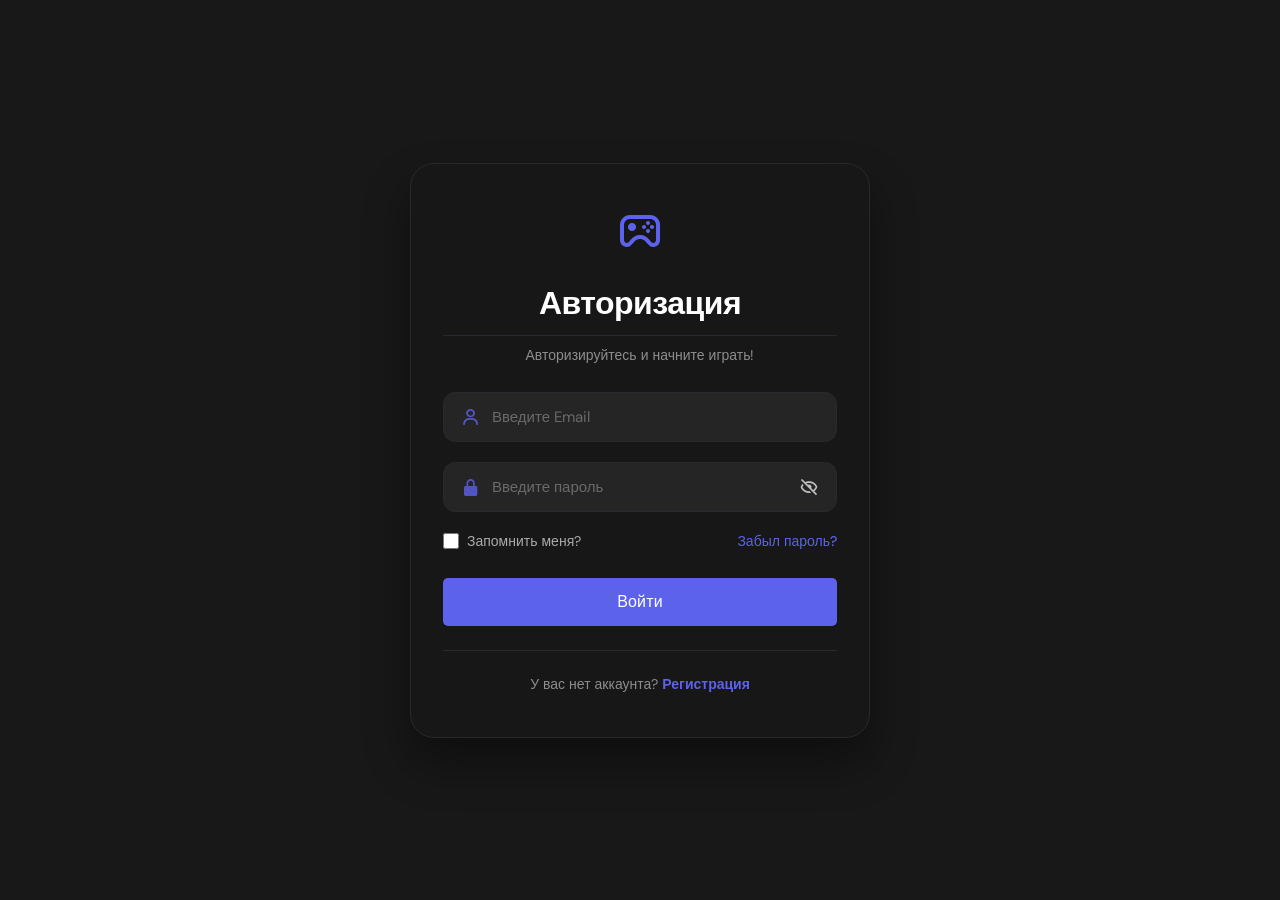
<file: krestikinoliki.html>
<!DOCTYPE html>
<html lang="en">
<head>
    <meta charset="UTF-8">
    <meta http-equiv="X-UA-Compatible" content="IE=edge">
    <meta name="viewport" content="width=device-width, initial-scale=1.0">
    <title>Крестики-Нолики</title>
    <link rel="stylesheet" href="main.css">
    <link rel="stylesheet" href="game.css">
    <link rel="stylesheet" href="https://cdnjs.cloudflare.com/ajax/libs/font-awesome/6.4.0/css/all.min.css">
</head>
<body>
    <nav class="nav">
        <div class="container">
            <div class="nav-row">
                <a href="index.html" class="logo"><strong>Shopify</strong> Game</a>
                <button class="dark-mode-btn">
                    <img src="img/icons/sun.svg" alt="Light mode" class="dark-mode-btn__icon">
                    <img src="img/icons/moon.svg" alt="Dark mode" class="dark-mode-btn__icon">
                </button>
                <ul class="nav-list">
                    <li class="nav-list__item"><a href="index.html" class="nav-list__link">Главная</a></li>
                    <li class="nav-list__item"><a href="contacts.html" class="nav-list__link">Контакты</a></li>
                    <li class="nav-list__item"><div id="user-info"></div></li>
                </ul>
            </div>
        </div>
    </nav>
    <main class="section">
        <div class="container">
            <div class="project-details">
                <div class="tic-tac-toe-container">
                    <div class="game-header">
                        <div class="game-title">Крестики-Нолики</div>
                        <div class="game-subtitle">Игра против ИИ – попробуй победить!</div>
                    </div>
                    
                    <div class="game-area">
                        <div class="players-info">
                            <div class="player-card player-red">
                                <div class="player-name" id="player-name-red">Игрок</div>
                                <div class="score" id="red-score">0</div>
                            </div>
                            
                            <div class="player-card player-blue">
                                <div class="player-name">ИИ</div>
                                <div class="score" id="blue-score">0</div>
                            </div>
                        </div>
                        
                        <div class="game-board-container">
                            <div class="status" id="status">Выберите сторону</div>
                            
                            <div class="game-board" id="board">
                                <canvas id="lineCanvas" class="winning-line-canvas"></canvas>
                                <div class="cell" data-cell-index="0"></div>
                                <div class="cell" data-cell-index="1"></div>
                                <div class="cell" data-cell-index="2"></div>
                                <div class="cell" data-cell-index="3"></div>
                                <div class="cell" data-cell-index="4"></div>
                                <div class="cell" data-cell-index="5"></div>
                                <div class="cell" data-cell-index="6"></div>
                                <div class="cell" data-cell-index="7"></div>
                                <div class="cell" data-cell-index="8"></div>
                            </div>
                            
                            <div class="controls">
                                <button class="game-btn" id="restart"><i class="fas fa-sync-alt"></i> Новая Игра</button>
                                <button class="game-btn blue" id="reset-scores"><i class="fas fa-trash-alt"></i> Сбросить Счет</button>
                            </div>
                        </div>
                    </div>
                </div>
            </div>
        </div>
    </main>
    <footer class="footer">
        <div class="container">
            <div class="footer__wrapper">
                <ul class="social">
                    <li class="social__item"><a href="#!"><img src="img/icons/vk.svg" alt="Link"></a></li>
                    <li class="social__item"><a href="#!"><img src="img/icons/instagram.svg" alt="Link"></a></li>
                    <li class="social__item"><a href="#!"><img src="img/icons/twitter.svg" alt="Link"></a></li>
                    <li class="social__item"><a href="#!"><img src="img/icons/gitHub.svg" alt="Link"></a></li>
                    <li class="social__item"><a href="#!"><img src="img/icons/linkedIn.svg" alt="Link"></a></li>
                </ul>
                <div class="copyright">
                    <p>© 2026 IT.Москва</p>
                </div>
            </div>
        </div>
    </footer>
    <script src="js/main-obf.js"></script>
    <script>
        const user = JSON.parse(localStorage.getItem("user"));
        const userInfo = document.getElementById("user-info");

        if (user) {
            const avatarUrl = user.avatar || "https://cdn-icons-png.flaticon.com/512/149/149071.png";
            userInfo.innerHTML = `
                <div class="profile-menu">
                    <div class="profile-btn" onclick="toggleMenu()">
                        <img src="${avatarUrl}" class="avatar">
                        <span>${user.name}</span>
                    </div>
                    <div class="dropdown-menu" id="dropdown-menu">
                        <button onclick="logout()">Выйти</button>
                    </div>
                </div>
            `;
        } else {
            userInfo.innerHTML = `<a href="lgpass.html" class="nav-list__link">Войти</a>`;
        }

        function logout() {
            localStorage.removeItem("user");
            window.location.href = 'lgpass.html';
        }

        function toggleMenu() {
            document.getElementById("dropdown-menu")?.classList.toggle("show-menu");
        }

        (function() {
            const userCheck = JSON.parse(localStorage.getItem("user"));
            if (!userCheck || !userCheck.email) {
                window.location.href = 'lgpass.html';
                return;
            }
        })();

        document.addEventListener('DOMContentLoaded', () => {
            let currentUser = JSON.parse(localStorage.getItem("user"));
            let playerSymbol = null;
            let botSymbol = null;
            let gameActive = false;
            let playerScore = 0;
            let botScore = 0;
            let gameBoard = ['', '', '', '', '', '', '', '', ''];
            let waitingForPlayer = false;
            
            const cells = document.querySelectorAll('.cell');
            const board = document.getElementById('board');
            const lineCanvas = document.getElementById('lineCanvas');
            const ctx = lineCanvas.getContext('2d');
            const statusElement = document.getElementById('status');
            const redScoreElement = document.getElementById('red-score');
            const blueScoreElement = document.getElementById('blue-score');
            const restartButton = document.getElementById('restart');
            const resetScoresButton = document.getElementById('reset-scores');
            const playerRedCard = document.querySelector('.player-red');
            const playerBlueCard = document.querySelector('.player-blue');
            const playerNameRed = document.getElementById('player-name-red');
            
            if (currentUser) {
                playerNameRed.textContent = currentUser.name;
            }
            
            function updateCanvasSize() {
                const rect = board.getBoundingClientRect();
                lineCanvas.width = rect.width;
                lineCanvas.height = rect.height;
                lineCanvas.style.width = rect.width + 'px';
                lineCanvas.style.height = rect.height + 'px';
            }
            
            window.addEventListener('resize', () => {
                updateCanvasSize();
                drawStoredLine();
            });
            
            let storedLine = null;
            
            function drawWinningLine(combo) {
                storedLine = combo;
                updateCanvasSize();
                
                const boardRect = board.getBoundingClientRect();
                const cellsRects = [];
                
                cells.forEach(cell => {
                    const rect = cell.getBoundingClientRect();
                    cellsRects.push({
                        x: rect.left - boardRect.left,
                        y: rect.top - boardRect.top,
                        width: rect.width,
                        height: rect.height
                    });
                });
                
                const indices = combo;
                const startRect = cellsRects[indices[0]];
                const endRect = cellsRects[indices[2]];
                
                const startX = startRect.x + startRect.width / 2;
                const startY = startRect.y + startRect.height / 2;
                const endX = endRect.x + endRect.width / 2;
                const endY = endRect.y + endRect.height / 2;
                
                ctx.clearRect(0, 0, lineCanvas.width, lineCanvas.height);
                ctx.beginPath();
                ctx.moveTo(startX, startY);
                ctx.lineTo(endX, endY);
                ctx.strokeStyle = '#000000';
                ctx.lineWidth = 6;
                ctx.stroke();
            }
            
            function drawStoredLine() {
                if (storedLine) {
                    drawWinningLine(storedLine);
                } else {
                    clearWinningLine();
                }
            }
            
            function clearWinningLine() {
                storedLine = null;
                if (ctx) {
                    ctx.clearRect(0, 0, lineCanvas.width, lineCanvas.height);
                }
            }
            
            const winningCombinations = [
                [0, 1, 2], [3, 4, 5], [6, 7, 8],
                [0, 3, 6], [1, 4, 7], [2, 5, 8],
                [0, 4, 8], [2, 4, 6]
            ];
            
            function showChoiceDialog() {
                const overlay = document.createElement('div');
                overlay.className = 'choice-overlay';
                overlay.innerHTML = `
                    <div class="choice-box">
                        <div class="choice-title">Выберите сторону</div>
                        <div class="choice-buttons">
                            <div class="choice-btn red" data-choice="X">
                                <div class="choice-icon"><i class="fas fa-times"></i></div>
                                <div class="choice-text">Крестики</div>
                            </div>
                            <div class="choice-btn blue" data-choice="O">
                                <div class="choice-icon"><i class="far fa-circle"></i></div>
                                <div class="choice-text">Нолики</div>
                            </div>
                        </div>
                    </div>
                `;
                document.body.appendChild(overlay);
                
                overlay.querySelector('[data-choice="X"]').addEventListener('click', () => {
                    playerSymbol = 'X';
                    botSymbol = 'O';
                    overlay.remove();
                    startNewRound();
                });
                
                overlay.querySelector('[data-choice="O"]').addEventListener('click', () => {
                    playerSymbol = 'O';
                    botSymbol = 'X';
                    overlay.remove();
                    startNewRound();
                });
            }
            
            function startNewRound() {
                gameActive = true;
                gameBoard = ['', '', '', '', '', '', '', '', ''];
                clearWinningLine();
                
                cells.forEach(cell => {
                    cell.classList.remove('x', 'o');
                    cell.style.pointerEvents = 'auto';
                });
                
                if (playerSymbol === 'X') {
                    waitingForPlayer = true;
                    playerRedCard.classList.add('active');
                    playerBlueCard.classList.remove('active');
                    statusElement.textContent = 'Ваш ход';
                    statusElement.style.color = '';
                } else {
                    waitingForPlayer = false;
                    playerRedCard.classList.remove('active');
                    playerBlueCard.classList.add('active');
                    statusElement.textContent = 'Ход Профессионала...';
                    statusElement.style.color = '';
                    setTimeout(() => botMove(), 300);
                }
            }
            
            function updateScores() {
                redScoreElement.textContent = playerScore;
                blueScoreElement.textContent = botScore;
            }
            
            function checkWinner(board, symbol) {
                for (const combo of winningCombinations) {
                    const [a, b, c] = combo;
                    if (board[a] === symbol && board[b] === symbol && board[c] === symbol) {
                        return combo;
                    }
                }
                return null;
            }
            
            function isDraw(board) {
                return !board.includes('');
            }
            
            function getEmptyCells() {
                const empty = [];
                for (let i = 0; i < 9; i++) {
                    if (gameBoard[i] === '') empty.push(i);
                }
                return empty;
            }
            
            function botMove() {
                if (!gameActive || waitingForPlayer) return;
                
                let emptyCells = getEmptyCells();
                if (emptyCells.length === 0) return;
                
                let chosenMove = null;
                
                for (let i of emptyCells) {
                    gameBoard[i] = botSymbol;
                    if (checkWinner(gameBoard, botSymbol)) {
                        chosenMove = i;
                        gameBoard[i] = '';
                        break;
                    }
                    gameBoard[i] = '';
                }
                
                if (!chosenMove) {
                    for (let i of emptyCells) {
                        gameBoard[i] = playerSymbol;
                        if (checkWinner(gameBoard, playerSymbol)) {
                            chosenMove = i;
                            gameBoard[i] = '';
                            break;
                        }
                        gameBoard[i] = '';
                    }
                }
                
                if (!chosenMove) {
                    const center = 4;
                    if (emptyCells.includes(center)) {
                        chosenMove = center;
                    } else {
                        const randomIndex = Math.floor(Math.random() * emptyCells.length);
                        chosenMove = emptyCells[randomIndex];
                    }
                }
                
                setTimeout(() => {
                    if (!gameActive || waitingForPlayer) return;
                    const ended = makeMove(chosenMove, botSymbol);
                    if (!ended && gameActive) {
                        waitingForPlayer = true;
                        statusElement.textContent = 'Ваш ход!';
                        if (playerSymbol === 'X') {
                            playerRedCard.classList.add('active');
                            playerBlueCard.classList.remove('active');
                        } else {
                            playerRedCard.classList.remove('active');
                            playerBlueCard.classList.add('active');
                        }
                    }
                }, 200);
            }
            
            function makeMove(index, symbol) {
                if (!gameActive || gameBoard[index] !== '') return false;
                
                gameBoard[index] = symbol;
                const cell = cells[index];
                cell.classList.add(symbol === 'X' ? 'x' : 'o');
                
                const winCombo = checkWinner(gameBoard, symbol);
                if (winCombo) {
                    drawWinningLine(winCombo);
                    endRound(symbol === playerSymbol ? 'player' : 'bot');
                    return true;
                }
                
                if (isDraw(gameBoard)) {
                    endRound('draw');
                    return true;
                }
                
                return false;
            }
            
            function endRound(winner) {
                gameActive = false;
                cells.forEach(cell => {
                    cell.style.pointerEvents = 'none';
                });
                
                if (winner === 'player') {
                    playerScore++;
                    updateScores();
                    statusElement.textContent = `${currentUser ? currentUser.name : 'Игрок'} победил!`;
                    statusElement.style.color = '#ff416c';
                    
                    setTimeout(() => {
                        if (playerScore >= 10) {
                            showVictory(`${currentUser ? currentUser.name : 'Игрок'} Вы победили!`);
                        } else {
                            startNewRound();
                        }
                    }, 1500);
                    
                } else if (winner === 'bot') {
                    botScore++;
                    updateScores();
                    statusElement.textContent = 'ИИ победил!';
                    statusElement.style.color = '#4cc9f0';
                    
                    setTimeout(() => {
                        if (botScore >= 10) {
                            showVictory('ИИ одержал победу!');
                        } else {
                            startNewRound();
                        }
                    }, 1500);
                    
                } else if (winner === 'draw') {
                    statusElement.textContent = 'Ничья!';
                    statusElement.style.color = '#ffeb3b';
                    
                    setTimeout(() => {
                        startNewRound();
                    }, 1200);
                }
            }
            
            function showVictory(message) {
                playerScore = 0;
                botScore = 0;
                updateScores();
                
                const victoryDiv = document.createElement('div');
                victoryDiv.className = 'victory-message';
                victoryDiv.innerHTML = `
                    <div class="victory-text">${message}</div>
                    <button class="victory-btn">Продолжить</button>
                `;
                document.body.appendChild(victoryDiv);
                
                victoryDiv.querySelector('.victory-btn').onclick = () => {
                    victoryDiv.remove();
                    playerSymbol = null;
                    botSymbol = null;
                    gameActive = false;
                    cells.forEach(cell => {
                        cell.classList.remove('x', 'o');
                        cell.style.pointerEvents = 'none';
                    });
                    statusElement.textContent = 'Выберите сторону';
                    statusElement.style.color = '';
                    playerRedCard.classList.remove('active');
                    playerBlueCard.classList.remove('active');
                    clearWinningLine();
                    showChoiceDialog();
                };
            }
            
            function handleCellClick(e) {
                const cell = e.target;
                const cellIndex = parseInt(cell.getAttribute('data-cell-index'));
                
                if (!gameActive || !waitingForPlayer || gameBoard[cellIndex] !== '') return;
                
                const ended = makeMove(cellIndex, playerSymbol);
                
                if (!ended && gameActive) {
                    waitingForPlayer = false;
                    statusElement.textContent = 'Ход ИИ';
                    if (playerSymbol === 'X') {
                        playerRedCard.classList.remove('active');
                        playerBlueCard.classList.add('active');
                    } else {
                        playerRedCard.classList.add('active');
                        playerBlueCard.classList.remove('active');
                    }
                    botMove();
                }
            }
            
            function resetGame() {
                if (playerSymbol) {
                    startNewRound();
                } else {
                    showChoiceDialog();
                }
            }
            
            function resetScores() {
                playerScore = 0;
                botScore = 0;
                updateScores();
                playerSymbol = null;
                botSymbol = null;
                gameActive = false;
                cells.forEach(cell => {
                    cell.classList.remove('x', 'o');
                    cell.style.pointerEvents = 'none';
                });
                statusElement.textContent = 'Выберите сторону';
                statusElement.style.color = '';
                playerRedCard.classList.remove('active');
                playerBlueCard.classList.remove('active');
                clearWinningLine();
                showChoiceDialog();
            }
            
            cells.forEach(cell => {
                cell.addEventListener('click', handleCellClick);
            });
            
            restartButton.addEventListener('click', resetGame);
            resetScoresButton.addEventListener('click', resetScores);
            
            showChoiceDialog();
        });
    </script>
</body>
</html>
</file>
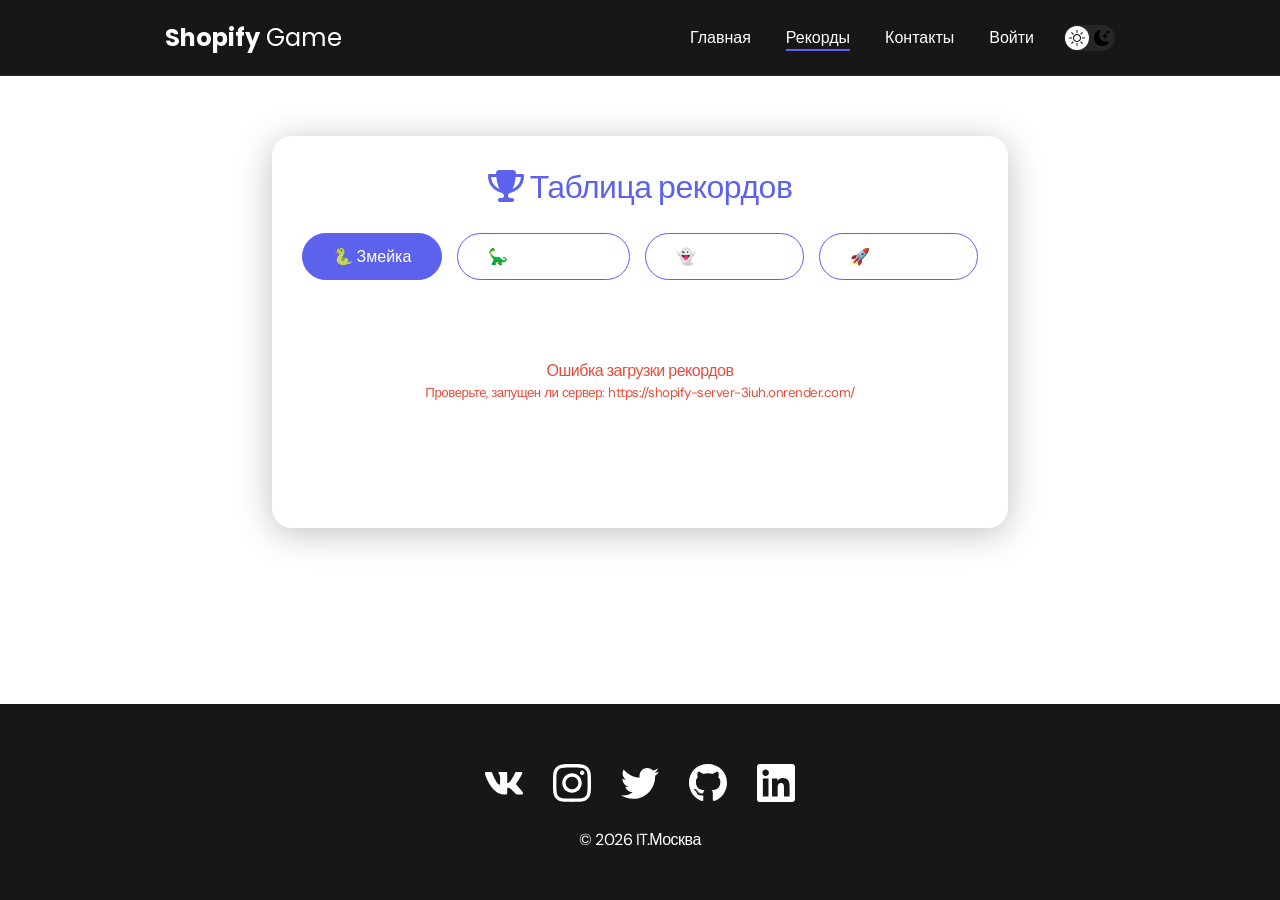
<file: leaderboards.html>
<!DOCTYPE html>
<html lang="ru">
<head>
    <meta charset="UTF-8">
    <meta name="viewport" content="width=device-width, initial-scale=1.0">
    <title>Таблица рекордов</title>
    <link rel="stylesheet" href="main.css">
    <link rel="stylesheet" href="https://cdnjs.cloudflare.com/ajax/libs/font-awesome/6.4.0/css/all.min.css">
    <style>
        .leaderboard-container {
            max-width: 1400px;
            margin: 40px auto;
            padding: 20px;
        }
        .leaderboard-card {
            background: var(--project-card-bg);
            border-radius: 20px;
            padding: 30px;
            box-shadow: var(--box-shadow);
        }
        .game-selector {
            display: flex;
            gap: 15px;
            flex-wrap: wrap;
            margin-bottom: 30px;
            justify-content: center;
        }
        .game-btn {
            padding: 12px 30px;
            border: 1px solid var(--accent);
            border-radius: 40px;
            background: transparent;
            color: white;
            cursor: pointer;
            font-size: 1rem;
            transition: all 0.2s;
        }
        .game-btn.active {
            background: var(--accent);
            color: white;
        }
        .game-btn:hover {
            background: var(--accent);
            color: white;
            transform: translateY(-2px);
        }
        .leaderboard-table {
            width: 100%;
            border-collapse: collapse;
            margin-top: 20px;
        }
        .leaderboard-table th,
        .leaderboard-table td {
            padding: 15px 20px;
            text-align: left;
            border-bottom: 1px solid var(--text-secondary);
            color: white;
        }
        .leaderboard-table th {
            background: var(--project-card-bg);
            color: var(--accent);
            font-weight: 600;
            font-size: 1.1rem;
        }
        .leaderboard-table tr:hover {
            background: rgba(92, 98, 236, 0.15);
        }
        .leaderboard-table td {
            color: white;
            font-size: 1rem;
        }
        .rank-1 { color: gold; font-weight: bold; }
        .rank-2 { color: silver; font-weight: bold; }
        .rank-3 { color: #cd7f32; font-weight: bold; }
        .loading {
            text-align: center;
            padding: 50px;
            color: white;
            font-size: 1.1rem;
        }
        .error-message {
            text-align: center;
            padding: 50px;
            color: #e74c3c;
        }
        .current-user-row {
            background: rgba(92, 98, 236, 0.25);
            font-weight: 500;
        }
        h2 {
            text-align: center;
            margin-bottom: 25px;
            color: var(--accent);
            font-size: 2rem;
        }
        .back-link {
            display: inline-block;
            margin-top: 25px;
            color: white;
            text-decoration: none;
        }
        .back-link:hover {
            color: var(--accent);
        }
        .score-value {
            font-weight: bold;
            color: #ffffff;
        }
        .level-value {
            font-weight: bold;
            color: #ffffff;
        }
    </style>
</head>
<body>
    <nav class="nav">
        <div class="container">
            <div class="nav-row">
                <a href="index.html" class="logo"><strong>Shopify</strong> Game</a>
                <button class="dark-mode-btn">
                    <img src="img/icons/sun.svg" alt="Light mode" class="dark-mode-btn__icon">
                    <img src="img/icons/moon.svg" alt="Dark mode" class="dark-mode-btn__icon">
                </button>
                <ul class="nav-list">
                    <li class="nav-list__item"><a href="index.html" class="nav-list__link">Главная</a></li>
                    <li class="nav-list__item"><a href="leaderboards.html" class="nav-list__link nav-list__link--active">Рекорды</a></li>
                    <li class="nav-list__item"><a href="contacts.html" class="nav-list__link">Контакты</a></li>
                    <li class="nav-list__item"><div id="user-info"></div></li>
                </ul>
            </div>
        </div>
    </nav>
    <div class="leaderboard-container">
        <div class="leaderboard-card">
            <h2><i class="fas fa-trophy"></i> Таблица рекордов</h2>

            <div class="game-selector" id="gameSelector">
                <button class="game-btn" data-game="snake">🐍 Змейка</button>
                <button class="game-btn" data-game="dino">🦕 Динозаврик</button>
                <button class="game-btn" data-game="pacman">👻 PAC-MAN</button>
                <button class="game-btn" data-game="space">🚀 Космобой</button>
            </div>
            <div id="leaderboardContent">
                <div class="loading">Выберите игру для просмотра рекордов</div>
            </div>

            <a href="index.html" class="back-link"><i class="fas fa-arrow-left"></i> На главную</a>
        </div>
    </div>
    <footer class="footer">
        <div class="container">
            <div class="footer__wrapper">
                <ul class="social">
                    <li class="social__item"><a href="#!"><img src="img/icons/vk.svg" alt="Link"></a></li>
                    <li class="social__item"><a href="#!"><img src="img/icons/instagram.svg" alt="Link"></a></li>
                    <li class="social__item"><a href="#!"><img src="img/icons/twitter.svg" alt="Link"></a></li>
                    <li class="social__item"><a href="#!"><img src="img/icons/gitHub.svg" alt="Link"></a></li>
                    <li class="social__item"><a href="#!"><img src="img/icons/linkedIn.svg" alt="Link"></a></li>
                </ul>
                <div class="copyright"><p>© 2026 IT.Москва</p></div>
            </div>
        </div>
    </footer>
    <script src="js/main-obf.js"></script>
    <script>
        let currentUser = null;

        const user = JSON.parse(localStorage.getItem("user"));
        const userInfo = document.getElementById("user-info");

        if (user) {
            currentUser = user;
            userInfo.innerHTML = `
                <div class="profile-menu">
                    <div class="profile-btn" onclick="toggleMenu()">
                        <img src="${user.avatar || 'https://cdn-icons-png.flaticon.com/512/149/149071.png'}" class="avatar">
                        <span>${user.name}</span>
                    </div>
                    <div class="dropdown-menu" id="dropdown-menu">
                        <button onclick="window.location.href='index.html'">Профиль</button>
                        <button onclick="logout()">Выйти</button>
                    </div>
                </div>
            `;
        } else {
            userInfo.innerHTML = `<a href="lgpass.html" class="nav-list__link">Войти</a>`;
        }

        async function logout() {
            try {
                await fetch('https://shopify-server-3iuh.onrender.com/logout', { method: 'POST', credentials: 'include' });
            } catch (e) {}
            localStorage.removeItem("user");
            window.location.href = "index.html";
        }

        function toggleMenu() {
            document.getElementById("dropdown-menu")?.classList.toggle("show-menu");
        }

        function getUniqueBestScores(records) {
            const bestByUser = new Map();
            
            records.forEach(record => {
                const userName = record.user?.name || 'Аноним';
                const scoreValue = record.score;
                const createdAt = record.createdAt;
                
                if (!bestByUser.has(userName) || scoreValue > bestByUser.get(userName).score) {
                    bestByUser.set(userName, {
                        userName: userName,
                        score: scoreValue,
                        createdAt: createdAt,
                        userEmail: record.user?.email
                    });
                }
            });
            
            let result = Array.from(bestByUser.values());
            result.sort((a, b) => b.score - a.score);
            
            return result;
        }

        async function loadLeaderboard(game) {
            const container = document.getElementById('leaderboardContent');
            container.innerHTML = '<div class="loading">Загрузка рекордов...</div>';

            try {
                const response = await fetch(`https://shopify-server-3iuh.onrender.com/api/leaderboard/${game}`, {
                    credentials: 'include'
                });

                if (!response.ok) {
                    throw new Error(`HTTP ${response.status}`);
                }

                let records = await response.json();

                if (!records || records.length === 0) {
                    container.innerHTML = '<div class="loading">Нет рекордов для этой игры. Будьте первым!</div>';
                    return;
                }

                const bestRecords = getUniqueBestScores(records);
                
                if (bestRecords.length === 0) {
                    container.innerHTML = '<div class="loading">Нет рекордов для этой игры</div>';
                    return;
                }

                let tableHtml = `
                    <table class="leaderboard-table">
                        <thead>
                            <tr>
                                <th>Место</th>
                                <th>Игрок</th>
                                <th>${game === 'space' ? 'Уровень' : 'Рекорд'}</th>
                                <th>Дата</th>
                            </tr>
                        </thead>
                        <tbody>
                `;

                bestRecords.forEach((record, index) => {
                    const place = index + 1;
                    let placeClass = '';
                    let placeIcon = '';
                    if (place === 1) {
                        placeClass = 'rank-1';
                        placeIcon = ' 👑';
                    } else if (place === 2) {
                        placeClass = 'rank-2';
                        placeIcon = ' 🥈';
                    } else if (place === 3) {
                        placeClass = 'rank-3';
                        placeIcon = ' 🥉';
                    }

                    const isCurrentUser = currentUser && record.userName === currentUser.name;
                    const rowClass = isCurrentUser ? 'current-user-row' : '';

                    const date = new Date(record.createdAt);
                    const formattedDate = `${date.getDate().toString().padStart(2, '0')}.${(date.getMonth() + 1).toString().padStart(2, '0')}.${date.getFullYear()}`;
                    
                    const displayValue = game === 'space' 
                        ? `<span class="level-value">${record.score}</span>`
                        : `<span class="score-value">${record.score}</span>`;

                    tableHtml += `
                        <tr class="${rowClass}">
                            <td class="${placeClass}"><strong>${place}</strong>${placeIcon}</td>
                            <td>${escapeHtml(record.userName)} ${isCurrentUser ? ' (Вы)' : ''}</td>
                            <td>${displayValue}</td>
                            <td>${formattedDate}</td>
                        </tr>
                    `;
                });

                tableHtml += `
                        </tbody>
                    </table>
                `;

                if (currentUser) {
                    tableHtml += `<p style="margin-top: 20px; font-size: 0.9rem; color: white; text-align: center;">Ваши рекорды выделены цветом</p>`;
                }

                container.innerHTML = tableHtml;

            } catch (error) {
                console.error('Ошибка загрузки:', error);
                container.innerHTML = `
                    <div class="error-message">
                        Ошибка загрузки рекордов<br>
                        <small>Проверьте, запущен ли сервер: https://shopify-server-3iuh.onrender.com/</small>
                    </div>
                `;
            }
        }

        function escapeHtml(str) {
            if (!str) return 'Аноним';
            return str.replace(/[&<>]/g, function (m) {
                if (m === '&') return '&amp;';
                if (m === '<') return '&lt;';
                if (m === '>') return '&gt;';
                return m;
            });
        }

        document.querySelectorAll('.game-btn').forEach(btn => {
            btn.addEventListener('click', () => {
                document.querySelectorAll('.game-btn').forEach(b => b.classList.remove('active'));
                btn.classList.add('active');
                const game = btn.dataset.game;
                loadLeaderboard(game);
            });
        });

        setTimeout(() => {
            const firstGameBtn = document.querySelector('.game-btn');
            if (firstGameBtn) {
                firstGameBtn.classList.add('active');
                loadLeaderboard('snake');
            }
        }, 100);
    </script>
</body>
</html>
</file>
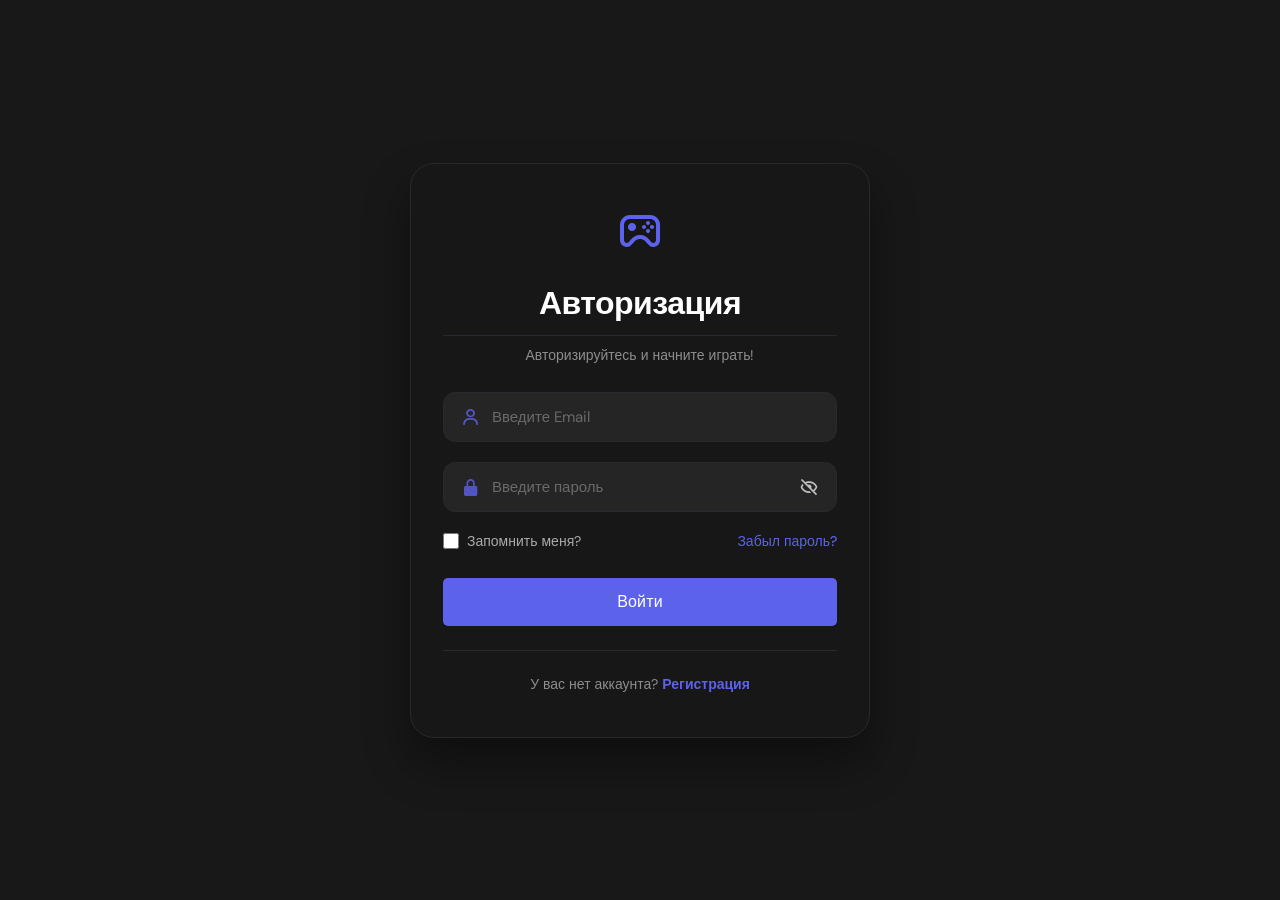
<file: lgpass.html>
<!DOCTYPE html>
<html lang="ru">
<head>
    <meta charset="UTF-8">
    <meta name="viewport" content="width=device-width, initial-scale=1.0, user-scalable=no">
    <title>Авторизация</title>
    <link rel="stylesheet" href="style.css">
    <link href='https://unpkg.com/boxicons@2.1.4/css/boxicons.min.css' rel="stylesheet">
    <link href="https://fonts.googleapis.com/css2?family=DM+Sans:wght@400;500;700&family=Poppins:wght@400;500;700&display=swap" rel="stylesheet">
    <style>
        .twofa-container { display: none; text-align: center; }
        .twofa-input { margin-top: 15px; }
        .twofa-input input { text-align: center; font-size: 1.2rem; letter-spacing: 5px; padding: 10px; }
        .form-message { margin-top: 15px; padding: 10px; border-radius: 8px; font-size: 0.85rem; display: none; }
        .form-message.success { background: rgba(46, 204, 113, 0.2); color: #2ecc71; border: 1px solid #2ecc71; }
        .form-message.error { background: rgba(231, 76, 60, 0.2); color: #e74c3c; border: 1px solid #e74c3c; }
        .twofa-container .input-box i { font-size: 1.2rem; }
        .twofa-container .input-box input { font-size: 1rem; letter-spacing: 3px; }
    </style>
</head>
<body>
    <div class="wrapper">
        <form id="login-form">
            <div class="logo-icon"><i class='bx bx-joystick'></i></div>
            <h1>Авторизация</h1>
            <div class="auth-subtitle" id="formSubtitle">Авторизируйтесь и начните играть!</div>
            <div id="loginFields">
                <div class="input-box">
                    <input type="email" id="email-input" placeholder="Введите Email" required name="email">
                    <i class='bx bx-user input-icon'></i>
                </div>
                <div class="input-box">
                    <input type="password" id="password-input" placeholder="Введите пароль" required name="password">
                    <i class='bx bxs-lock-alt input-icon'></i>
                    <i class='bx bx-hide eye-icon' id="togglePassword"></i>
                </div>
                <div class="remember">
                    <label><input type="checkbox" id="rememberCheckbox">Запомнить меня?</label>
                    <a href="recovery.html">Забыл пароль?</a>
                </div>
            </div>
            <div id="twofaFields" class="twofa-container">
                <div class="input-box twofa-input">
                    <input type="text" id="twofa-code" placeholder="6-значный код" maxlength="6" pattern="[0-9]{6}" autocomplete="off">
                    <i class='bx bx-shield-quarter input-icon'></i>
                </div>
            </div>
            <button type="submit" class="btn" id="submitBtn">Войти</button>
            <div id="formMessage" class="form-message"></div>
            <div class="register-link">
                <p>У вас нет аккаунта? <a href="register.html">Регистрация</a></p>
            </div>
        </form>
    </div>
    <script>
        const form = document.getElementById("login-form");
        const submitBtn = document.getElementById("submitBtn");
        const rememberCheck = document.getElementById("rememberCheckbox");
        const emailInput = document.getElementById("email-input");
        const passwordInput = document.getElementById("password-input");
        const loginFields = document.getElementById("loginFields");
        const twofaFields = document.getElementById("twofaFields");
        const twofaCode = document.getElementById("twofa-code");
        const formSubtitle = document.getElementById("formSubtitle");
        let isSubmitting = false;
        let pendingUser = null;
        const formMessage = document.getElementById("formMessage");

        function getCookie(name) {
            const value = `; ${document.cookie}`;
            const parts = value.split(`; ${name}=`);
            if (parts.length === 2) return parts.pop().split(';').shift();
        }

        function showMessage(message, isSuccess = false) {
            formMessage.textContent = message;
            formMessage.className = `form-message ${isSuccess ? 'success' : 'error'}`;
            formMessage.style.display = 'block';
            setTimeout(() => { formMessage.style.display = 'none'; }, 3500);
        }

        function encryptData(data) { return btoa(encodeURIComponent(data)); }
        function decryptData(encrypted) { try { return decodeURIComponent(atob(encrypted)); } catch(e) { return ""; } }

        function saveRememberedCredentials(email, password) {
            if (rememberCheck.checked) {
                localStorage.setItem("rememberedEmail", email);
                localStorage.setItem("rememberedPasswordEnc", encryptData(password));
                localStorage.setItem("rememberMeEnabled", "true");
            } else {
                localStorage.removeItem("rememberedEmail");
                localStorage.removeItem("rememberedPasswordEnc");
                localStorage.setItem("rememberMeEnabled", "false");
            }
        }

        function loadRememberedCredentials() {
            const rememberEnabled = localStorage.getItem("rememberMeEnabled");
            const savedEmail = localStorage.getItem("rememberedEmail");
            const savedPasswordEnc = localStorage.getItem("rememberedPasswordEnc");
            if (rememberEnabled === "true" && savedEmail && savedPasswordEnc) {
                const savedPassword = decryptData(savedPasswordEnc);
                if (savedEmail) emailInput.value = savedEmail;
                if (savedPassword) passwordInput.value = savedPassword;
                rememberCheck.checked = true;
            }
        }
        loadRememberedCredentials();

        const togglePassword = document.getElementById("togglePassword");
        togglePassword.addEventListener("click", function() {
            const type = passwordInput.getAttribute("type") === "password" ? "text" : "password";
            passwordInput.setAttribute("type", type);
            this.classList.toggle("bx-show");
            this.classList.toggle("bx-hide");
        });

        async function checkTwoFA(email) {
            try {
                const response = await fetch(`https://shopify-server-3iuh.onrender.com/user/${encodeURIComponent(email)}`, { credentials: 'include' });
                if (response.ok) { const data = await response.json(); return data.twoFactorEnabled === true; }
                return false;
            } catch (error) { console.error("Ошибка проверки 2FA:", error); return false; }
        }

        async function verifyTwoFACode(email, code) {
            try {
                const response = await fetch("https://shopify-server-3iuh.onrender.com/api/2fa/login", {
                    method: "POST", headers: { "Content-Type": "application/json" },
                    credentials: 'include',
                    body: JSON.stringify({ email: email, token: code })
                });
                return response.ok;
            } catch (error) { console.error("Ошибка проверки 2FA кода:", error); return false; }
        }

        form.addEventListener("submit", async (e) => {
            e.preventDefault();
            if (isSubmitting) return;
            
            if (twofaFields.style.display === "block" && pendingUser) {
                const code = twofaCode.value.trim();
                if (!code || code.length !== 6) { showMessage("Введите 6-значный код из приложения аутентификации", false); return; }
                if (!/^\d+$/.test(code)) { showMessage("Код должен содержать только цифры", false); return; }

                isSubmitting = true;
                submitBtn.disabled = true;
                submitBtn.textContent = "Проверка...";

                try {
                    const isValid = await verifyTwoFACode(pendingUser.email, code);
                    if (isValid) {
                        showMessage("✅ 2FA код подтверждён! Вход выполнен.", true);
                        const token = getCookie('token');
                        if (token) localStorage.setItem('authToken', token);
                        const userData = { id: pendingUser.id, name: pendingUser.name, email: pendingUser.email, avatar: pendingUser.avatar || null, twoFactorEnabled: true };
                        localStorage.setItem("user", JSON.stringify(userData));
                        if (rememberCheck.checked) saveRememberedCredentials(pendingUser.email, pendingUser.password);
                        setTimeout(() => { window.location.href = "index.html"; }, 1000);
                    } else {
                        showMessage("❌ Неверный код 2FA", false);
                        twofaCode.value = "";
                        resetButton("Подтвердить");
                    }
                } catch (error) { showMessage("❌ Ошибка проверки 2FA", false); resetButton("Подтвердить");
                } finally { isSubmitting = false; }
                return;
            }

            const email = emailInput.value.trim();
            const password = passwordInput.value;

            if (!email) { showMessage("Введите Email", false); return; }
            if (!password) { showMessage("Введите пароль", false); return; }
            if (!email.includes("@") || !email.includes(".")) { showMessage("Введите корректный email адрес", false); return; }

            isSubmitting = true;
            submitBtn.disabled = true;
            submitBtn.textContent = "Вход...";

            try {
                const response = await fetch("https://shopify-server-3iuh.onrender.com/login", {
                    method: "POST",
                    headers: { "Content-Type": "application/json" },
                    body: JSON.stringify({ email, password }),
                    credentials: 'include'
                });

                const result = await response.json();

                if (response.ok) {
                    const userData = {
                        id: result.user?.id,
                        name: result.user?.name,
                        email: result.user?.email,
                        avatar: result.user?.avatar || null,
                        twoFactorEnabled: result.user?.twoFactorEnabled || false
                    };
                    
                    const hasTwoFA = userData.twoFactorEnabled || await checkTwoFA(email);
                    
                    if (hasTwoFA) {
                        pendingUser = userData;
                        pendingUser.password = password;
                        loginFields.style.display = "none";
                        twofaFields.style.display = "block";
                        formSubtitle.textContent = "Введите код двухфакторной аутентификации";
                        submitBtn.textContent = "Подтвердить";
                        twofaCode.value = "";
                        twofaCode.focus();
                        resetButton("Подтвердить");
                        showMessage("📱 Введите код из приложения аутентификации", true);
                    } else {
                        const tokenToStore = result.token || getCookie('token');
                        if (tokenToStore) {
                            localStorage.setItem('authToken', tokenToStore);
                            console.log("Токен сохранён");
                        } else {
                            console.error("Токен не получен!");
                        }
                        
                        localStorage.setItem("user", JSON.stringify(userData));
                        if (tokenToStore) localStorage.setItem('authToken', tokenToStore);
                        
                        if (rememberCheck.checked) {
                            saveRememberedCredentials(email, password);
                        } else {
                            localStorage.removeItem("rememberedEmail");
                            localStorage.removeItem("rememberedPasswordEnc");
                            localStorage.setItem("rememberMeEnabled", "false");
                        }

                        showMessage("Успешно!", true);
                        setTimeout(() => { window.location.href = "index.html"; }, 700);
                    }
                } else if (response.status === 403 && result.isBanned) {
                    showMessage("❌ Ваш аккаунт заблокирован администратором", false);
                    resetButton("Войти");
                } else {
                    const errorMsg = result.message || "Неверный email или пароль";
                    showMessage(errorMsg, false);
                    resetButton("Войти");
                }
            } catch (error) {
                console.error("Ошибка:", error);
                showMessage("Ошибка подключения к серверу. Проверьте, запущен ли сервер на порту 5000", false);
                resetButton("Войти");
            } finally {
                isSubmitting = false;
            }
        });

        function resetButton(originalText) {
            submitBtn.disabled = false;
            submitBtn.textContent = originalText || "Войти";
            isSubmitting = false;
        }
    </script>
</body>
</html>
</file>
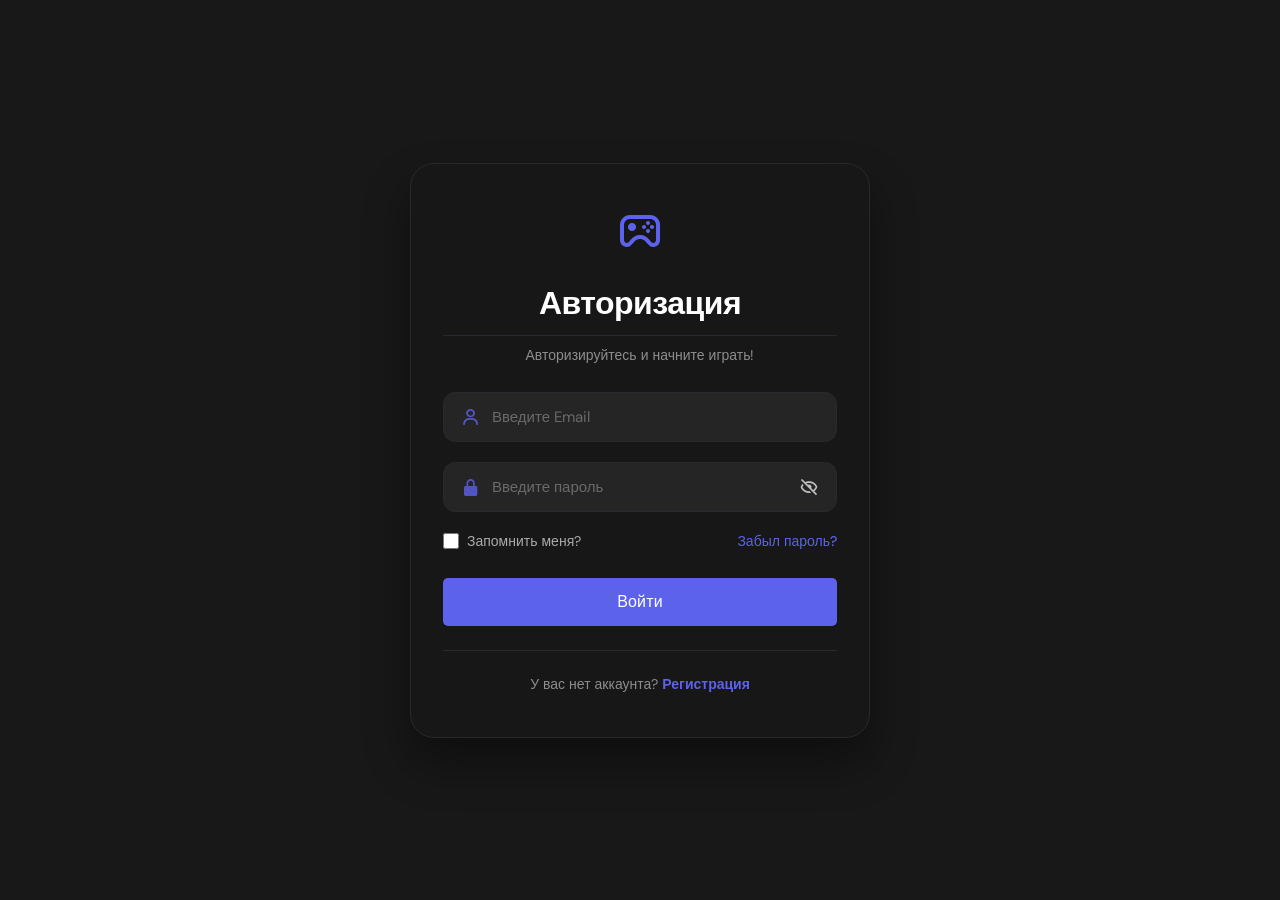
<file: pacman.html>
<!DOCTYPE html>
<html lang="ru">
<head>
    <meta charset="UTF-8">
    <meta name="viewport" content="width=device-width, initial-scale=1.0">
    <title>Pac-Man</title>
    <link rel="stylesheet" href="main.css">
    <link rel="stylesheet" href="game.css">
    <script src="js/saveScore.js"></script>
</head>
<body>

<nav class="nav">
    <div class="container">
        <div class="nav-row">
            <a href="index.html" class="logo"><strong>Shopify</strong> Game</a>
            <button class="dark-mode-btn">
                <img src="img/icons/sun.svg" class="dark-mode-btn__icon">
                <img src="img/icons/moon.svg" class="dark-mode-btn__icon">
            </button>
            <ul class="nav-list">
                <li class="nav-list__item"><a href="index.html" class="nav-list__link">Главная</a></li>
                <li class="nav-list__item"><a href="contacts.html" class="nav-list__link">Контакты</a></li>
                <li class="nav-list__item"><div id="user-info"></div></li>
            </ul>
        </div>
    </div>
</nav>

<div class="pacman-game-layout">
    <div class="pacman-game-card">
        <h1 class="pacman-game-title">PAC-MAN</h1>
        <div id="pacmanBoard" class="pacman-board"></div>
        <div class="pacman-buttons">
            <button class="pacman-btn" id="pacmanNewGameBtn">НОВАЯ ИГРА</button>
            <button class="pacman-btn" id="pacmanPauseBtn">ПАУЗА</button>
        </div>
        <div class="pacman-controls-info">
            <div><span>↑</span> вверх</div>
            <div><span>↓</span> вниз</div>
            <div><span>←</span> влево</div>
            <div><span>→</span> вправо</div>
        </div>
    </div>
    <div class="pacman-side-panel">
        <div class="pacman-info"><div class="pacman-info-title">СЧЁТ</div><div class="pacman-info-value" id="pacmanScore">0</div></div>
        <div class="pacman-info"><div class="pacman-info-title">ЖИЗНИ</div><div class="pacman-info-value" id="pacmanLives">❤️❤️❤️</div></div>
        <div class="pacman-info"><div class="pacman-info-title">УРОВЕНЬ</div><div class="pacman-info-value" id="pacmanLevel">1</div></div>
    </div>
</div>

<footer class="footer">
    <div class="container">
        <div class="footer__wrapper">
            <ul class="social">
                <li class="social__item"><a href="#!"><img src="img/icons/vk.svg"></a></li>
                <li class="social__item"><a href="#!"><img src="img/icons/instagram.svg"></a></li>
                <li class="social__item"><a href="#!"><img src="img/icons/twitter.svg"></a></li>
                <li class="social__item"><a href="#!"><img src="img/icons/gitHub.svg"></a></li>
                <li class="social__item"><a href="#!"><img src="img/icons/linkedIn.svg"></a></li>
            </ul>
            <div class="copyright"><p>© 2026 IT.Москва</p></div>
        </div>
    </div>
</footer>

<script src="js/main-obf.js"></script>
<script>

const user = JSON.parse(localStorage.getItem("user"));
const userInfo = document.getElementById("user-info");

if (!user || !user.email) {
    window.location.href = 'lgpass.html';
}

function initUserMenu() {
    if (user && user.email) {
        const avatarUrl = user.avatar || "https://cdn-icons-png.flaticon.com/512/149/149071.png";
        userInfo.innerHTML = `
            <div class="profile-menu">
                <div class="profile-btn" onclick="toggleMenu()">
                    <img src="${avatarUrl}" class="avatar">
                    <span>${escapeHtml(user.name)}</span>
                </div>
                <div class="dropdown-menu" id="dropdown-menu">
                    <button onclick="logout()">Выйти</button>
                </div>
            </div>
        `;
    } else {
        userInfo.innerHTML = `<a href="lgpass.html" class="nav-list__link">Войти</a>`;
    }
}

function escapeHtml(str) {
    if (!str) return '';
    return str.replace(/[&<>]/g, function(m) {
        if (m === '&') return '&amp;';
        if (m === '<') return '&lt;';
        if (m === '>') return '&gt;';
        return m;
    });
}

function toggleMenu() {
    const menu = document.getElementById("dropdown-menu");
    if (menu) menu.classList.toggle("show-menu");
}

function logout() {
    localStorage.removeItem("user");
    localStorage.removeItem("authToken");
    window.location.href = 'lgpass.html';
}

initUserMenu();

const sounds = {
    music: new Audio('assets/music.mp3'),
    run: new Audio('assets/run.mp3'),
    pause: new Audio('assets/pause.mp3'),
    death: new Audio('assets/death.mp3')
};

sounds.music.loop = true;
sounds.music.volume = 0.4;
sounds.run.volume = 0.25;
sounds.pause.loop = true;
sounds.pause.volume = 0.35;
sounds.death.volume = 0.5;

let isMusicPlaying = false;
let isPauseSoundPlaying = false;
let lastMoveSoundTime = 0;
let isDying = false;

function startMusic() {
    if (!isMusicPlaying && sounds.music.paused) {
        sounds.music.play().catch(e => console.log("Music autoplay blocked"));
        isMusicPlaying = true;
    }
}

function stopMusic() {
    sounds.music.pause();
    sounds.music.currentTime = 0;
    isMusicPlaying = false;
}

function startPauseSound() {
    if (!isPauseSoundPlaying) {
        sounds.pause.currentTime = 0;
        sounds.pause.play().catch(e => console.log("Pause sound error"));
        isPauseSoundPlaying = true;
    }
}

function stopPauseSound() {
    sounds.pause.pause();
    sounds.pause.currentTime = 0;
    isPauseSoundPlaying = false;
}

function playRunSound() {
    const now = Date.now();
    if (now - lastMoveSoundTime > 140) {
        sounds.run.currentTime = 0;
        sounds.run.play().catch(e => console.log("Run sound error"));
        lastMoveSoundTime = now;
    }
}

function playDeathSound() {
    if (!isDying) {
        isDying = true;
        sounds.death.currentTime = 0;
        sounds.death.play().catch(e => console.log("Death sound error"));
        setTimeout(() => { isDying = false; }, 1000);
    }
}

function applyTheme() {
    if(document.body.classList.contains("dark")){
        document.documentElement.classList.add("dark");
    }else{
        document.documentElement.classList.remove("dark");
    }
}
applyTheme();
new MutationObserver(applyTheme).observe(document.body,{attributes:true,attributeFilter:["class"]});

const TILE = 32, W = 19, H = 20;
const MAPS = [
["###################","#........#........#","#.###.##.#.##.###.#","#o###.##.#.##.###o#","#.................#","#.###.#.###.#.###.#","#.....#.....#.....#","#####.### ###.#####","#####.#     #.#####","#####.# ### #.#####","     .  GGG  .     ","#####.# ### #.#####","#####.#     #.#####","#####.#.###.#.###.#","#.........#.......#","#.###.###.#.###.#.#","#o..#........#...o#","###.#.#.###.#.#.###","#.......#.........#","###################"],
["###################","#.................#","#.#####.###.#####.#","#o#.............#o#","#.#.###.#.#.###.#.#","#...#...#.#...#...#","###.#.#####.#.#.###","#.....#GGG#.#.....#","#.###.#   #.#.###.#","#.#.............#.#","#.#.###.#.#.###.#.#","#.....#.#.#.#.....#","#####.#.#.#.#.#####","#........#........#","#.#####.###.#####.#","#o....#.....#....o#","###.#.#######.#.###","#...#.........#...#","#.................#","###################"]
];

let currentLevel = 1;
let map = [];
let board = document.getElementById("pacmanBoard");
let player = { x:1, y:1, dir:"right" };
let playerEl = null;
let ghosts = [];
let score = 0, lives = 3;
let gameStartTime = Date.now();
let paused = false;
let rageMode = false;
let rageEndTimeout = null;
let rageWhiteTimeout = null;

function getRandomMap(){
    const m = MAPS[Math.floor(Math.random()*MAPS.length)];
    return m.map(r=>r.split(""));
}

function createPlayer(){
    if(playerEl) playerEl.remove();
    playerEl = document.createElement("img");
    playerEl.src = "assets/pacman.png";
    playerEl.className = "pacman-player";
    board.appendChild(playerEl);
}

function createGhosts(){
    ghosts.forEach(g=>g.el?.remove());
    ghosts = [];
    const spawn = [[9,10,"ghost1.png"],[10,10,"ghost2.png"],[9,9,"ghost3.png"],[10,9,"ghost4.png"]];
    spawn.forEach(([x,y,img])=>{
        const el = document.createElement("img");
        el.src = `assets/${img}`;
        el.className = "pacman-ghost";
        board.appendChild(el);
        ghosts.push({ x, y, img, el, alive:true, state:"patrol", targetX:x, targetY:y, patrolTimer:0 });
    });
}

function drawMap(){
    board.querySelectorAll(".pacman-cell").forEach(e=>e.remove());
    for(let y=0;y<H;y++){
        for(let x=0;x<W;x++){
            const val = map[y][x];
            const cell = document.createElement("div");
            cell.className = "pacman-cell";
            cell.style.left = `${x*TILE}px`;
            cell.style.top = `${y*TILE}px`;
            if(val==="#") cell.classList.add("pacman-wall");
            if(val==="."){
                const dot = document.createElement("div");
                dot.className = "pacman-dot";
                cell.appendChild(dot);
            }
            if(val==="o"){
                const power = document.createElement("div");
                power.className = "pacman-power";
                cell.appendChild(power);
            }
            board.appendChild(cell);
        }
    }
}

function updatePositions(){
    if(playerEl){
        playerEl.style.left = `${player.x*TILE+2}px`;
        playerEl.style.top = `${player.y*TILE+2}px`;
        let rot = 0;
        if(player.dir==="right") rot=0;
        if(player.dir==="left") rot=180;
        if(player.dir==="up") rot=-90;
        if(player.dir==="down") rot=90;
        playerEl.style.transform = `rotate(${rot}deg)`;
    }
    ghosts.forEach(g=>{
        if(g.el && g.alive){
            g.el.style.left = `${g.x*TILE+2}px`;
            g.el.style.top = `${g.y*TILE+2}px`;
        }
    });
}

function canMove(x,y){
    if(x<0 || x>=W || y<0 || y>=H) return false;
    return map[y] && map[y][x] && map[y][x] !== "#";
}

function findPath(sx,sy,tx,ty){
    if(!canMove(sx,sy) || !canMove(tx,ty)) return null;
    let queue = [{x:sx,y:sy,path:[]}];
    let visited = new Set([`${sx},${sy}`]);
    let dirs = [[1,0],[-1,0],[0,1],[0,-1]];
    while(queue.length){
        let cur = queue.shift();
        if(cur.x===tx && cur.y===ty) return cur.path;
        for(let [dx,dy] of dirs){
            let nx=cur.x+dx, ny=cur.y+dy;
            let key=`${nx},${ny}`;
            if(canMove(nx,ny) && !visited.has(key)){
                visited.add(key);
                queue.push({x:nx,y:ny,path:[...cur.path,{dx,dy}]});
            }
        }
    }
    return null;
}

function getRandomPatrolPoint(g){
    let pts=[];
    for(let y=0;y<H;y++) for(let x=0;x<W;x++) if(canMove(x,y) && !(x===g.x&&y===g.y)){
        let d=Math.abs(x-g.x)+Math.abs(y-g.y);
        if(d>5 && d<20) pts.push({x,y});
    }
    if(!pts.length) for(let y=0;y<H;y++) for(let x=0;x<W;x++) if(canMove(x,y)) pts.push({x,y});
    return pts.length ? pts[Math.floor(Math.random()*pts.length)] : {x:g.x,y:g.y};
}

function checkLineOfSight(x1,y1,x2,y2){
    if(x1===x2){
        let sy=y1<y2?1:-1;
        for(let y=y1+sy; y!==y2; y+=sy) if(!canMove(x1,y)) return false;
        return true;
    }
    if(y1===y2){
        let sx=x1<x2?1:-1;
        for(let x=x1+sx; x!==x2; x+=sx) if(!canMove(x,y1)) return false;
        return true;
    }
    return false;
}

function tryAlternativeMove(g){
    let dirs=[[1,0],[-1,0],[0,1],[0,-1]];
    for(let i=dirs.length-1;i>0;i--){ let j=Math.floor(Math.random()*(i+1)); [dirs[i],dirs[j]]=[dirs[j],dirs[i]]; }
    for(let [dx,dy] of dirs){
        let nx=g.x+dx, ny=g.y+dy;
        if(canMove(nx,ny)){
            let occ=ghosts.some(o=>o!==g && o.alive && o.x===nx && o.y===ny);
            if(!occ){ g.x=nx; g.y=ny; break; }
        }
    }
}

function ghostMove(g){
    if(paused) return;
    let los = checkLineOfSight(g.x,g.y,player.x,player.y);
    let dist = Math.abs(g.x-player.x)+Math.abs(g.y-player.y);
    if(!rageMode){
        g.state = (los || dist<8) ? "chase" : "patrol";
    } else {
        g.state = "chase";
    }
    let tx=player.x, ty=player.y;
    if(g.state==="patrol"){
        g.patrolTimer--;
        if(g.patrolTimer<=0 || (g.x===g.targetX && g.y===g.targetY)){
            let np=getRandomPatrolPoint(g);
            g.targetX=np.x; g.targetY=np.y;
            g.patrolTimer=80+Math.random()*100;
        }
        tx=g.targetX; ty=g.targetY;
    }
    let path=findPath(g.x,g.y,tx,ty);
    if(path && path.length){
        let step=path[0];
        let nx=g.x+step.dx, ny=g.y+step.dy;
        if(canMove(nx,ny)){
            let occ=ghosts.some(o=>o!==g && o.alive && o.x===nx && o.y===ny);
            if(!occ){ g.x=nx; g.y=ny; }
            else tryAlternativeMove(g);
        }
    } else tryAlternativeMove(g);
}

function activateRageMode(){
    if(rageMode) return;
    rageMode=true;
    ghosts.forEach(g=>{ if(g.alive) g.el.src="assets/ghost5.png"; });
    if(rageEndTimeout) clearTimeout(rageEndTimeout);
    if(rageWhiteTimeout) clearTimeout(rageWhiteTimeout);
    rageEndTimeout = setTimeout(()=>{
        ghosts.forEach(g=>{ if(g.alive) g.el.src="assets/ghost6.png"; });
        rageWhiteTimeout = setTimeout(()=>{
            rageMode=false;
            ghosts.forEach(g=>{ if(g.alive) g.el.src=`assets/${g.img}`; });
            rageEndTimeout=null;
            rageWhiteTimeout=null;
        }, 800);
    }, 14000);
}

function canMove(x, y) {
    if (y === 9 || y === 10) {
        if (x < 0) return 18;
        if (x >= W) return 0;
    }
    if (x < 0 || x >= W || y < 0 || y >= H) return false;
    return map[y] && map[y][x] && map[y][x] !== "#";
}

function movePlayer(dx, dy, dir) {
    if (paused) return;
    let nx = player.x + dx;
    let ny = player.y + dy;

    let teleport = canMove(nx, ny);
    if (teleport === 18) {
        player.x = 18;
        player.y = ny;
        player.dir = dir;
        updatePositions();
        playRunSound();
        return;
    }
    if (teleport === 0) {
        player.x = 0;
        player.y = ny;
        player.dir = dir;
        updatePositions();
        playRunSound();
        return;
    }
    
    if (teleport === true) {
        playRunSound();
        player.x = nx;
        player.y = ny;
        player.dir = dir;
        if (map[ny][nx] === ".") { 
            map[ny][nx] = " "; 
            score += 10; 
        }
        if (map[ny][nx] === "o") { 
            map[ny][nx] = " "; 
            score += 50; 
            activateRageMode(); 
        }
        updateHUD(); 
        drawMap(); 
        checkLevel();
    }
}

function saveGameStats() {
    const user = JSON.parse(localStorage.getItem("user"));
    if (!user) return;
    const playTime = Math.floor((Date.now() - gameStartTime) / 60000);
    const existing = localStorage.getItem(`pacman_stats_${user.name}`);
    let oldTime = 0;
    let oldLevel = currentLevel;
    let oldBossCount = 0;
    if (existing) {
        try {
            const old = JSON.parse(existing);
            oldTime = old.playTime || 0;
            oldLevel = Math.max(old.level || 1, currentLevel);
            oldBossCount = (old.bossCount || 0) + (rageWhiteTimeout ? 1 : 0);
        } catch(e) {}
    }
    localStorage.setItem(`pacman_stats_${user.name}`, JSON.stringify({
        level: Math.max(oldLevel, currentLevel),
        bossCount: oldBossCount,
        playTime: oldTime + playTime
    }));
}

let keys={};
document.addEventListener("keydown",e=>{
    let k=e.key;
    if(k==="ArrowUp") keys.ArrowUp=true;
    if(k==="ArrowDown") keys.ArrowDown=true;
    if(k==="ArrowLeft") keys.ArrowLeft=true;
    if(k==="ArrowRight") keys.ArrowRight=true;
    e.preventDefault();
});
document.addEventListener("keyup",e=>{
    let k=e.key;
    if(k==="ArrowUp") keys.ArrowUp=false;
    if(k==="ArrowDown") keys.ArrowDown=false;
    if(k==="ArrowLeft") keys.ArrowLeft=false;
    if(k==="ArrowRight") keys.ArrowRight=false;
});

setInterval(()=>{
    if(keys.ArrowUp) movePlayer(0,-1,"up");
    if(keys.ArrowDown) movePlayer(0,1,"down");
    if(keys.ArrowLeft) movePlayer(-1,0,"left");
    if(keys.ArrowRight) movePlayer(1,0,"right");
    updatePositions();
},130);

setInterval(()=>{
    ghosts.forEach(g=>{ if(g.alive) ghostMove(g); });
    ghosts.forEach(g=>{
        if(g.alive && g.x===player.x && g.y===player.y){
            playDeathSound();
            lives--;
            updateHUD();
            if(lives<=0){
                stopMusic();
                showGameOver();
                saveGameStats();
            } else {
                player.x=1;
                player.y=1;
                player.dir="right";
                let spawn=[[9,10,"ghost1.png"],[10,10,"ghost2.png"],[9,9,"ghost3.png"],[10,9,"ghost4.png"]];
                ghosts.forEach((g,idx)=>{
                    g.x=spawn[idx][0];
                    g.y=spawn[idx][1];
                    g.alive=true;
                    g.el.style.display="block";
                    g.el.src=`assets/${spawn[idx][2]}`;
                    g.state="patrol";
                    g.patrolTimer=0;
                });
                if(rageMode){
                    if(rageEndTimeout) clearTimeout(rageEndTimeout);
                    if(rageWhiteTimeout) clearTimeout(rageWhiteTimeout);
                    rageMode=false;
                }
                updatePositions();
            }
        }
    });
    updatePositions();
},350);

function checkLevel(){
    let left=0;
    map.forEach(r=>r.forEach(c=>{ if(c==="."||c==="o") left++; }));
    if(left===0){
        currentLevel++;
        if(currentLevel>6) currentLevel=1;
        document.getElementById("pacmanLevel").innerText=currentLevel;
        map=getRandomMap();
        player.x=1;
        player.y=1;
        player.dir="right";
        createGhosts();
        drawMap();
        updatePositions();
        if(rageEndTimeout) clearTimeout(rageEndTimeout);
        if(rageWhiteTimeout) clearTimeout(rageWhiteTimeout);
        rageMode=false;
    }
}

function updateHUD(){
    document.getElementById("pacmanScore").innerText=score;
    document.getElementById("pacmanLives").innerHTML="❤️".repeat(lives);
}

function showGameOver(){
    if (typeof window.saveScore === 'function') {
        window.saveScore('pacman', score);
    }
    paused=true;
    let modal=document.createElement("div");
    modal.className="pacman-pause-modal-overlay";
    modal.innerHTML=`<div class="pacman-pause-modal"><div class="pacman-pause-icon">😒</div><h2>Вас съели</h2><button class="pacman-pause-resume-btn" id="gameOverRestart">НОВАЯ ИГРА</button></div>`;
    document.body.appendChild(modal);
    document.getElementById("gameOverRestart").onclick=()=>{ modal.remove(); location.reload(); };
}

function showPauseMenu(){
    paused=true;
    stopMusic();
    startPauseSound();
    let modal=document.createElement("div");
    modal.className="pacman-pause-modal-overlay";
    modal.id="pauseModalOverlay";
    modal.innerHTML=`<div class="pacman-pause-modal"><div class="pacman-pause-icon">⏸</div><h2>ПАУЗА</h2><button class="pacman-pause-resume-btn" id="resumeGameBtn">Продолжить</button></div>`;
    document.body.appendChild(modal);
    document.getElementById("resumeGameBtn").onclick=()=>{
        modal.remove();
        paused=false;
        stopPauseSound();
        startMusic();
    };
}

document.getElementById("pacmanPauseBtn").onclick = ()=>{
    if(!paused){
        showPauseMenu();
    }
};

document.getElementById("pacmanNewGameBtn").onclick = ()=>{
    stopMusic();
    stopPauseSound();
    saveGameStats();
    location.reload();
};

function init(){
    map=getRandomMap();
    createPlayer();
    createGhosts();
    drawMap();
    updatePositions();
    updateHUD();
    setTimeout(()=>{ if(!paused) startMusic(); }, 500);
}
init();
</script>
</body>
</html>
</file>
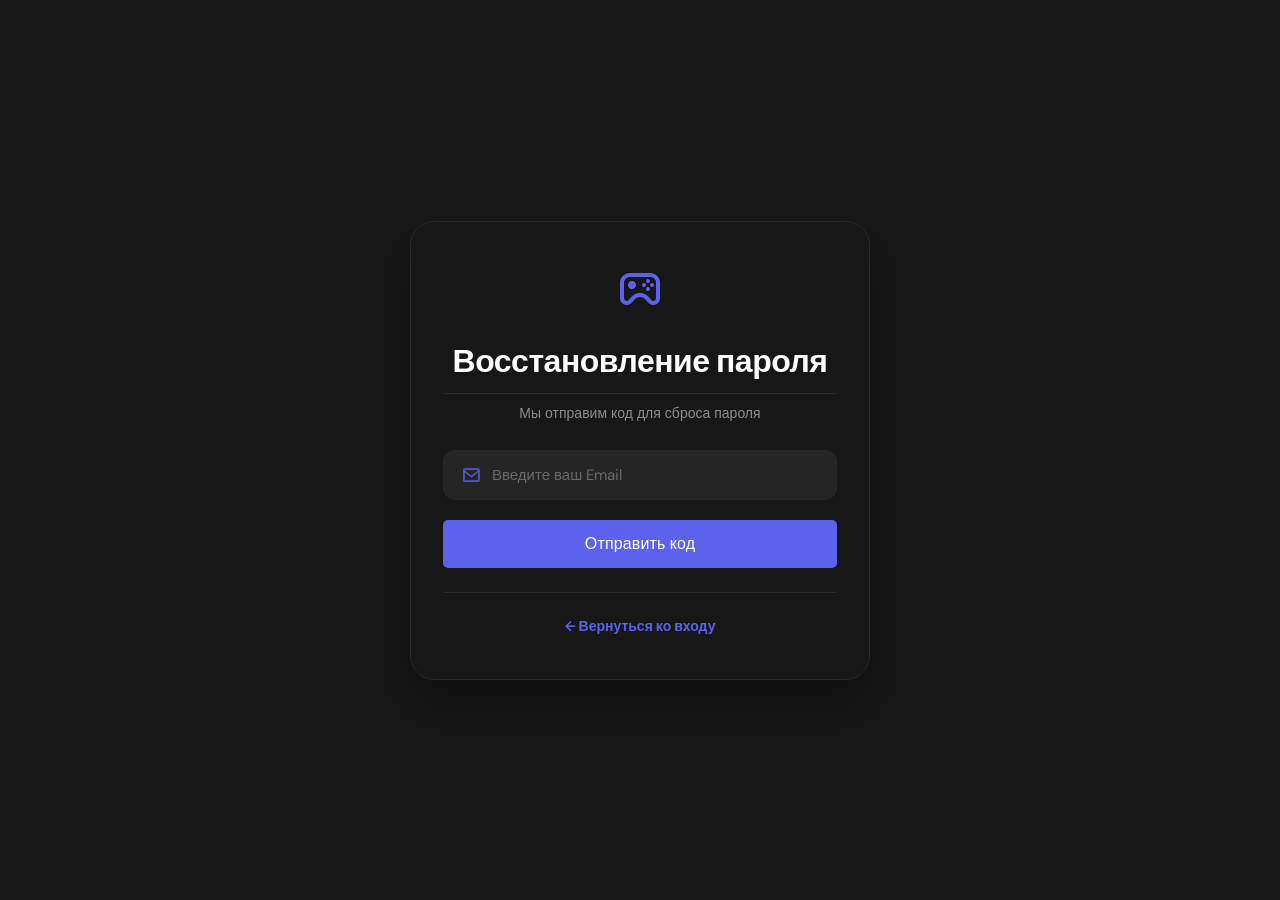
<file: recovery.html>
<!DOCTYPE html>
<html lang="ru">
<head>
    <meta charset="UTF-8">
    <meta name="viewport" content="width=device-width, initial-scale=1.0, user-scalable=no">
    <title>Восстановление пароля</title>
    <link rel="stylesheet" href="style.css">
    <link href='https://unpkg.com/boxicons@2.1.4/css/boxicons.min.css' rel="stylesheet">
    <link href="https://fonts.googleapis.com/css2?family=DM+Sans:wght@400;500;700&family=Poppins:wght@400;500;700&display=swap" rel="stylesheet">
</head>
<body>
    <div class="wrapper">
        <div id="step1" class="step active">
            <div class="logo-icon"><i class='bx bx-joystick'></i></div>
            <h1>Восстановление пароля</h1>
            <div class="auth-subtitle">Мы отправим код для сброса пароля</div>
            <div class="input-box">
                <input type="email" id="email" placeholder="Введите ваш Email" required>
                <i class='bx bx-envelope input-icon'></i>
            </div>
            <button class="btn" id="sendCodeBtn">Отправить код</button>
            <div id="formMessage1" class="form-message"></div>
            <div class="register-link">
                <p><a href="lgpass.html">← Вернуться ко входу</a></p>
            </div>
        </div>

        <div id="step2" class="step">
            <div class="logo-icon"><i class='bx bx-key'></i></div>
            <h1>Подтверждение кода</h1>
            <div class="auth-subtitle">Введите код из письма</div>
            <div class="input-box">
                <input type="text" id="code" placeholder="Введите код из письма" maxlength="6">
                <i class='bx bx-key input-icon'></i>
            </div>
            <button class="btn" id="verifyCodeBtn">Подтвердить код</button>
            <div id="formMessage2" class="form-message"></div>
            <div class="register-link">
                <p><a href="#" id="backToStep1">← Назад</a></p>
            </div>
        </div>

        <div id="step3" class="step">
            <div class="logo-icon"><i class='bx bx-lock-alt'></i></div>
            <h1>Новый пароль</h1>
            <div class="auth-subtitle">Придумайте новый пароль</div>
            <div class="input-box">
                <input type="password" id="newPassword" placeholder="Введите новый пароль">
                <i class='bx bxs-lock-alt input-icon'></i>
                <i class='bx bx-hide eye-icon' id="togglePassword"></i>
            </div>
            <button class="btn" id="resetPasswordBtn">Сбросить пароль</button>
            <div id="formMessage3" class="form-message"></div>
            <div class="register-link">
                <p><a href="#" id="backToStep1FromStep3">← Назад</a></p>
            </div>
        </div>
    </div>

    <script>
        let currentEmail = "";
        let currentCode = "";
        let isSending = false;
        let isResetting = false;
        let countdownInterval = null;
        let resendTimeout = null;

        function showMessage(text, isSuccess = false, step = 1) {
            let msgBox;
            if (step === 1) msgBox = document.getElementById("formMessage1");
            else if (step === 2) msgBox = document.getElementById("formMessage2");
            else msgBox = document.getElementById("formMessage3");
            
            msgBox.textContent = text;
            msgBox.className = `form-message ${isSuccess ? 'success' : 'error'}`;
            msgBox.style.display = 'block';
            setTimeout(() => {
                if (msgBox.style.display === 'block') {
                    msgBox.style.display = 'none';
                }
            }, 5000);
        }

        function showStep(stepNumber) {
            document.getElementById("step1").classList.remove("active");
            document.getElementById("step2").classList.remove("active");
            document.getElementById("step3").classList.remove("active");
            document.getElementById(`step${stepNumber}`).classList.add("active");
            
            // Очищаем таймер при смене шага
            if (stepNumber !== 2 && countdownInterval) {
                clearInterval(countdownInterval);
                countdownInterval = null;
            }
        }

        function goToStep1() {
            showStep(1);
            document.getElementById("email").value = "";
            document.getElementById("code").value = "";
            document.getElementById("newPassword").value = "";
            currentEmail = "";
            currentCode = "";
            document.getElementById("formMessage1").style.display = "none";
            document.getElementById("formMessage2").style.display = "none";
            document.getElementById("formMessage3").style.display = "none";
            
            if (countdownInterval) {
                clearInterval(countdownInterval);
                countdownInterval = null;
            }
        }

        function startCountdown(seconds) {
            let remaining = seconds;
            const countdownElement = document.getElementById('countdown');
            
            if (countdownInterval) {
                clearInterval(countdownInterval);
            }
            
            countdownInterval = setInterval(() => {
                if (remaining <= 0) {
                    clearInterval(countdownInterval);
                    countdownElement.innerHTML = '<a href="#" id="resendCodeBtn" style="color: #667eea;">Отправить код повторно</a>';
                    
                    const resendBtn = document.getElementById('resendCodeBtn');
                    if (resendBtn) {
                        resendBtn.onclick = (e) => {
                            e.preventDefault();
                            resendCode();
                        };
                    }
                } else {
                    countdownElement.textContent = `Повторная отправка через ${remaining} секунд`;
                    remaining--;
                }
            }, 1000);
        }
        
        async function resendCode() {
            if (!currentEmail) return;
            
            const sendBtn = document.getElementById("sendCodeBtn");
            isSending = true;
            
            try {
                const response = await fetch(`${API_BASE_URL}/send-recovery-code`, {
                    method: "POST",
                    headers: { 
                        "Content-Type": "application/json",
                        "Accept": "application/json"
                    },
                    body: JSON.stringify({ email: currentEmail })
                });
                
                const result = await response.json();
                
                if (response.ok) {
                    currentCode = result.code;
                    showMessage("Код отправлен повторно!", true, 2);
                    startCountdown(60);
                } else {
                    showMessage(result.message || "Ошибка отправки", false, 2);
                }
            } catch (error) {
                console.error('Resend error:', error);
                showMessage("Ошибка подключения к серверу", false, 2);
            } finally {
                isSending = false;
            }
        }

        document.getElementById("backToStep1").onclick = function(e) {
            e.preventDefault();
            goToStep1();
        };

        document.getElementById("backToStep1FromStep3").onclick = function(e) {
            e.preventDefault();
            goToStep1();
        };

        const togglePassword = document.getElementById("togglePassword");
        if (togglePassword) {
            togglePassword.addEventListener("click", function() {
                const passwordInput = document.getElementById("newPassword");
                const type = passwordInput.getAttribute("type") === "password" ? "text" : "password";
                passwordInput.setAttribute("type", type);
                this.classList.toggle("bx-show");
                this.classList.toggle("bx-hide");
            });
        }

        // Обработка Enter
        document.getElementById("email").addEventListener("keypress", function(e) {
            if (e.key === "Enter") {
                document.getElementById("sendCodeBtn").click();
            }
        });
        
        document.getElementById("code").addEventListener("keypress", function(e) {
            if (e.key === "Enter") {
                document.getElementById("verifyCodeBtn").click();
            }
        });
        
        document.getElementById("newPassword").addEventListener("keypress", function(e) {
            if (e.key === "Enter") {
                document.getElementById("resetPasswordBtn").click();
            }
        });

        document.getElementById("sendCodeBtn").onclick = async function() {
            if (isSending) return;
            
            const email = document.getElementById("email").value.trim();
            
            if (!email) {
                showMessage("Введите Email", false, 1);
                return;
            }
            if (!/^[^\s@]+@([^\s@]+\.)+[^\s@]+$/.test(email)) {
                showMessage("Введите корректный email адрес", false, 1);
                return;
            }

            currentEmail = email;
            const sendBtn = document.getElementById("sendCodeBtn");
            isSending = true;
            sendBtn.disabled = true;
            sendBtn.textContent = "Отправка...";

            try {
                const controller = new AbortController();
                const timeoutId = setTimeout(() => controller.abort(), 15000);

                const response = await fetch(`${API_BASE_URL}/send-recovery-code`, {
                    method: "POST",
                    headers: { 
                        "Content-Type": "application/json",
                        "Accept": "application/json"
                    },
                    body: JSON.stringify({ email: email }),
                    signal: controller.signal
                });

                clearTimeout(timeoutId);
                
                let result;
                try {
                    result = await response.json();
                } catch (e) {
                    throw new Error("Неверный ответ от сервера");
                }

                if (response.ok) {
                    currentCode = result.code;
                    showMessage("Код отправлен на вашу почту!", true, 1);
                    showStep(2);
                    startCountdown(60);
                } else {
                    showMessage(result.message || "Пользователь не найден", false, 1);
                }
            } catch (error) {
                console.error('Send code error:', error);
                let errorText = "Ошибка подключения к серверу. Проверьте консоль.";
                if (error.name === "AbortError") {
                    errorText = "Сервер не отвечает. Попробуйте позже.";
                } else if (error.message === "Неверный ответ от сервера") {
                    errorText = error.message;
                }
                showMessage(errorText, false, 1);
            } finally {
                sendBtn.disabled = false;
                sendBtn.textContent = "Отправить код";
                isSending = false;
            }
        };

        document.getElementById("verifyCodeBtn").onclick = function() {
            const inputCode = document.getElementById("code").value.trim();
            
            if (!inputCode) {
                showMessage("Введите код из письма", false, 2);
                return;
            }
            
            if (inputCode.length !== 6) {
                showMessage("Код должен содержать 6 цифр", false, 2);
                return;
            }

            if (inputCode !== currentCode) {
                showMessage("Неверный код", false, 2);
                return;
            }

            showMessage("Код подтверждён! Введите новый пароль", true, 2);
            showStep(3);
        };

        document.getElementById("resetPasswordBtn").onclick = async function() {
            if (isResetting) return;
            
            const newPassword = document.getElementById("newPassword").value;
            
            if (!newPassword) {
                showMessage("Введите новый пароль", false, 3);
                return;
            }
            if (newPassword.length < 6) {
                showMessage("Пароль должен содержать минимум 6 символов", false, 3);
                return;
            }
            
            // Проверка сложности пароля
            if (!/(?=.*[a-z])(?=.*[A-Z])/.test(newPassword)) {
                showMessage("Пароль должен содержать заглавные и строчные буквы", false, 3);
                return;
            }

            const resetBtn = document.getElementById("resetPasswordBtn");
            isResetting = true;
            resetBtn.disabled = true;
            resetBtn.textContent = "Сохранение...";

            try {
                const controller = new AbortController();
                const timeoutId = setTimeout(() => controller.abort(), 15000);

                const response = await fetch(`${API_BASE_URL}/reset-password`, {
                    method: "POST",
                    headers: { 
                        "Content-Type": "application/json",
                        "Accept": "application/json"
                    },
                    body: JSON.stringify({ 
                        email: currentEmail, 
                        newPassword: newPassword 
                    }),
                    signal: controller.signal
                });

                clearTimeout(timeoutId);
                
                let result;
                try {
                    result = await response.json();
                } catch (e) {
                    throw new Error("Неверный ответ от сервера");
                }

                if (response.ok) {
                    showMessage("Пароль успешно изменён! Перенаправление...", true, 3);
                    setTimeout(() => {
                        window.location.href = "lgpass.html";
                    }, 1500);
                } else {
                    showMessage(result.message || "Ошибка при смене пароля", false, 3);
                }
            } catch (error) {
                console.error('Reset password error:', error);
                let errorText = "Ошибка подключения к серверу";
                if (error.name === "AbortError") {
                    errorText = "Сервер не отвечает. Попробуйте позже.";
                } else if (error.message === "Неверный ответ от сервера") {
                    errorText = error.message;
                }
                showMessage(errorText, false, 3);
            } finally {
                resetBtn.disabled = false;
                resetBtn.textContent = "Сбросить пароль";
                isResetting = false;
            }
        };

        // Проверка доступности API при загрузке страницы
        async function checkAPIHealth() {
            try {
                const response = await fetch(`${API_BASE_URL}/health`, {
                    method: "GET",
                    timeout: 5000
                });
                if (!response.ok) {
                    console.warn('API health check failed');
                }
            } catch (error) {
                console.warn('API server might be offline:', error.message);
            }
        }
        
        // Запускаем проверку
        checkAPIHealth();
        
        // Инструкция по настройке
        console.log('%c📧 Настройка SMTP для восстановления пароля', 'color: #667eea; font-size: 16px; font-weight: bold;');
        console.log('%c1. Установите зависимости: npm install nodemailer express cors', 'color: #666;');
        console.log('%c2. Создайте бэкенд сервер на Render/Railway/Koyeb/Cyclic', 'color: #666;');
        console.log('%c3. Добавьте переменные окружения: SMTP_HOST, SMTP_PORT, SMTP_USER, SMTP_PASS', 'color: #666;');
        console.log('%c4. Замените API_BASE_URL на URL вашего сервера', 'color: #666;');
    </script>
</body>
</html>
</body>
</html>
</file>
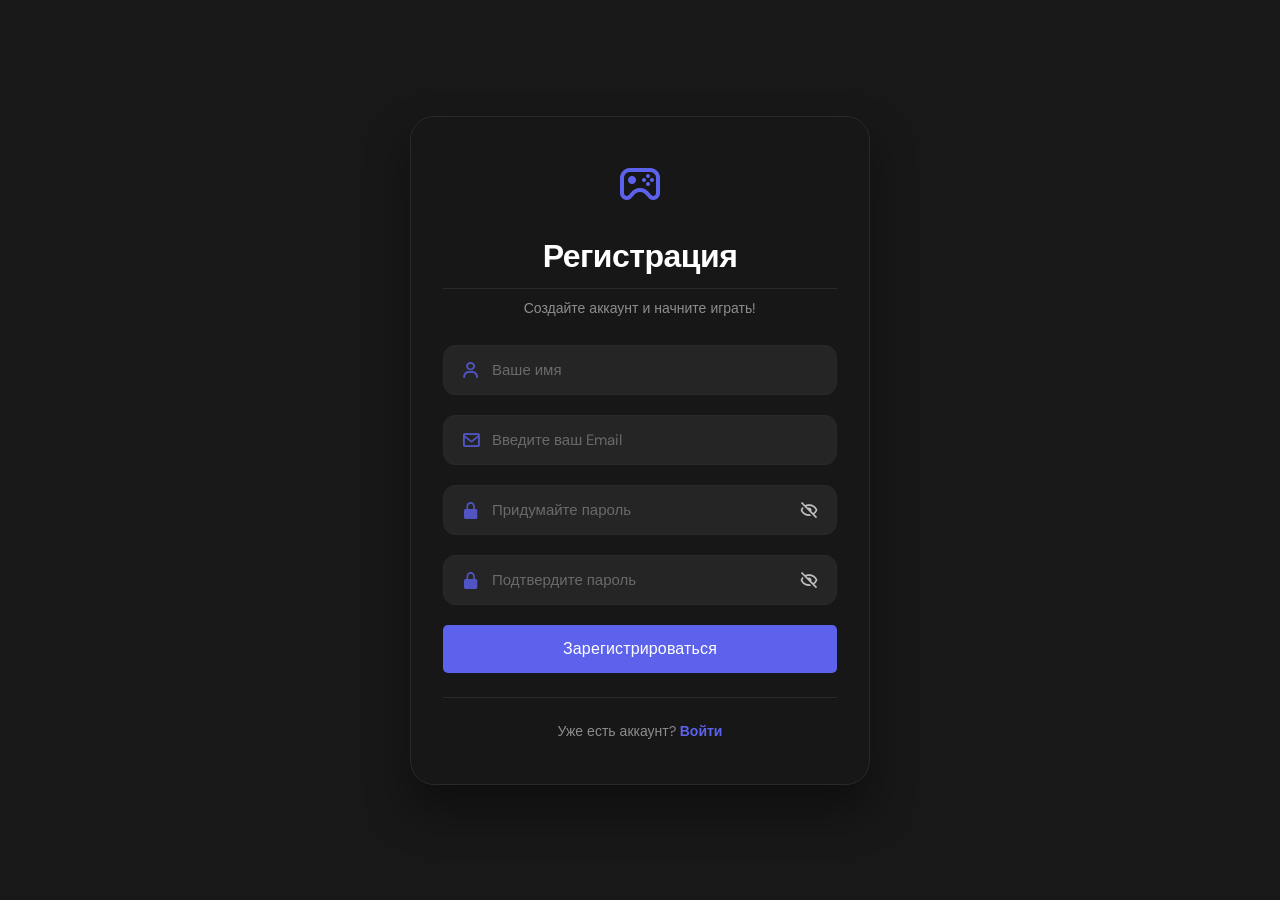
<file: register.html>
<!DOCTYPE html>
<html lang="ru">
<head>
    <meta charset="UTF-8">
    <meta name="viewport" content="width=device-width, initial-scale=1.0, user-scalable=no">
    <title>Регистрация</title>
    <link rel="stylesheet" href="style.css">
    <link href='https://unpkg.com/boxicons@2.1.4/css/boxicons.min.css' rel="stylesheet">
    <link href="https://fonts.googleapis.com/css2?family=DM+Sans:wght@400;500;700&family=Poppins:wght@400;500;700&display=swap" rel="stylesheet">
</head>
<body>
    <div class="wrapper">
        <form id="registration-form">
            <div class="logo-icon"><i class='bx bx-joystick'></i></div>
            <h1>Регистрация</h1>
            <div class="auth-subtitle">Создайте аккаунт и начните играть!</div>
            
            <div class="input-box">
                <input type="text" id="name-input" placeholder="Ваше имя" required name="name">
                <i class='bx bx-user input-icon'></i>
            </div>
            
            <div class="input-box">
                <input type="email" id="email-input" placeholder="Введите ваш Email" required name="email">
                <i class='bx bx-envelope input-icon'></i>
            </div>
            
            <div class="input-box">
                <input type="password" id="password-input" placeholder="Придумайте пароль" required name="password">
                <i class='bx bxs-lock-alt input-icon'></i>
                <i class='bx bx-hide eye-icon' id="togglePassword"></i>
            </div>
            
            <div class="input-box">
                <input type="password" id="confirm-password-input" placeholder="Подтвердите пароль" required>
                <i class='bx bxs-lock-alt input-icon'></i>
                <i class='bx bx-hide eye-icon' id="toggleConfirmPassword"></i>
            </div>
            
            <button type="submit" class="btn" id="submitBtn">Зарегистрироваться</button>
            
            <div class="register-link">
                <p>Уже есть аккаунт? <a href="lgpass.html">Войти</a></p>
            </div>
        </form>
    </div>
    <script>
        const form = document.getElementById("registration-form");
        const submitBtn = document.getElementById("submitBtn");
        const nameInput = document.getElementById("name-input");
        const emailInput = document.getElementById("email-input");
        const passwordInput = document.getElementById("password-input");
        const confirmPasswordInput = document.getElementById("confirm-password-input");
        let isSubmitting = false;

        const formMessage = document.createElement('div');
        formMessage.className = 'form-message';
        submitBtn.parentNode.insertBefore(formMessage, submitBtn.nextSibling);

        function showMessage(message, isSuccess = false) {
            formMessage.textContent = message;
            if (isSuccess) {
                formMessage.className = 'form-message success';
            } else {
                formMessage.className = 'form-message error';
            }
            formMessage.style.display = 'block';
            setTimeout(() => {
                formMessage.style.display = 'none';
            }, 3500);
        }

        const togglePassword = document.getElementById("togglePassword");
        togglePassword.addEventListener("click", function() {
            const type = passwordInput.getAttribute("type") === "password" ? "text" : "password";
            passwordInput.setAttribute("type", type);
            this.classList.toggle("bx-show");
            this.classList.toggle("bx-hide");
        });

        const toggleConfirmPassword = document.getElementById("toggleConfirmPassword");
        toggleConfirmPassword.addEventListener("click", function() {
            const type = confirmPasswordInput.getAttribute("type") === "password" ? "text" : "password";
            confirmPasswordInput.setAttribute("type", type);
            this.classList.toggle("bx-show");
            this.classList.toggle("bx-hide");
        });

        form.addEventListener("submit", async (e) => {
            e.preventDefault();

            if (isSubmitting) return;
            
            const name = nameInput.value.trim();
            const email = emailInput.value.trim();
            const password = passwordInput.value;
            const confirmPassword = confirmPasswordInput.value;

            if (!name) {
                showMessage("Введите ваше имя", false);
                return;
            }
            if (!email) {
                showMessage("Введите Email", false);
                return;
            }
            if (!password) {
                showMessage("Введите пароль", false);
                return;
            }
            if (!confirmPassword) {
                showMessage("Подтвердите пароль", false);
                return;
            }
            if (!email.includes("@") || !email.includes(".")) {
                showMessage("Введите корректный email адрес", false);
                return;
            }
            if (password.length < 6) {
                showMessage("Пароль должен содержать минимум 6 символов", false);
                return;
            }
            if (password !== confirmPassword) {
                showMessage("Пароли не совпадают", false);
                return;
            }

            isSubmitting = true;
            const originalText = submitBtn.textContent;
            submitBtn.disabled = true;
            submitBtn.textContent = "Регистрация...";

            const data = { name, email, password };

            try {
                const controller = new AbortController();
                const timeoutId = setTimeout(() => controller.abort(), 8000);

                const response = await fetch("https://shopify-server-3iuh.onrender.com/register", {
                    method: "POST",
                    headers: { "Content-Type": "application/json" },
                    body: JSON.stringify(data),
                    signal: controller.signal
                });

                clearTimeout(timeoutId);
                const result = await response.json();

                if (response.ok) {
                    const userData = {
                        id: result.user?.id || 1,
                        name: result.user?.name || name,
                        email: result.user?.email || email,
                        avatar: result.user?.avatar || null
                    };
                    localStorage.setItem("user", JSON.stringify(userData));
                    const token = result.token || getCookie('token');
                    if (token) localStorage.setItem('authToken', token);
                    
                    showMessage("Успешно!", true)
                    setTimeout(() => {
                        window.location.href = "index.html";
                    }, 700);
                } else {
                    const errorMsg = result.message || "Ошибка регистрации";
                    showMessage(errorMsg, false);
                    resetButton(originalText);
                }
            } catch (error) {
                let errorText = "Ошибка подключения к серверу";
                if (error.name === "AbortError") {
                    errorText = "Сервер не отвечает. Проверьте соединение.";
                }
                showMessage(errorText, false);
                resetButton(originalText);
            }
        });

        function resetButton(originalText) {
            submitBtn.disabled = false;
            submitBtn.textContent = originalText || "Зарегистрироваться";
            isSubmitting = false;
        }
    </script>
</body>
</html>
</file>
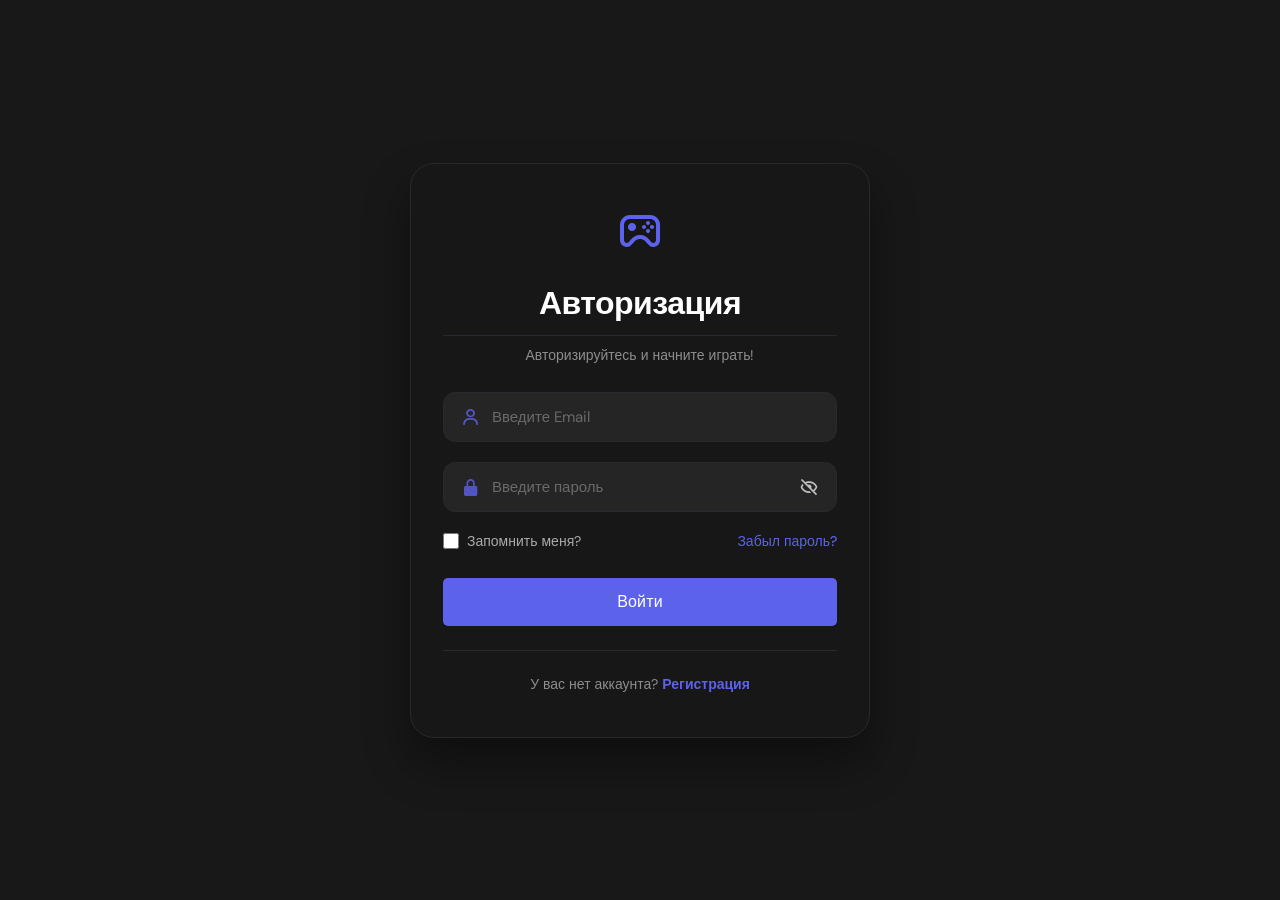
<file: ruletka.html>
<!DOCTYPE html>
<html lang="en">
<head>
    <meta charset="UTF-8">
    <meta http-equiv="X-UA-Compatible" content="IE=edge">
    <meta name="viewport" content="width=device-width, initial-scale=1.0">
    <title>Колесо Фортуны</title>
    <link rel="stylesheet" href="main.css">
    <link rel="stylesheet" href="game.css">
</head>
<body>
    <nav class="nav">
        <div class="container">
            <div class="nav-row">
                <a href="index.html" class="logo"><strong>Shopify</strong> Game</a>
                <button class="dark-mode-btn">
                    <img src="img/icons/sun.svg" alt="Light mode" class="dark-mode-btn__icon">
                    <img src="img/icons/moon.svg" alt="Dark mode" class="dark-mode-btn__icon">
                </button>
                <ul class="nav-list">
                    <li class="nav-list__item"><a href="index.html" class="nav-list__link">Главная</a></li>
                    <li class="nav-list__item"><a href="contacts.html" class="nav-list__link">Контакты</a></li>
                    <li class="nav-list__item"><div id="user-info"></div></li>
                </ul>
            </div>
        </div>
    </nav>
    <main class="section">
        <div class="container">
            <div class="project-details">
                <h1 class="title-1">Колесо Фортуны</h1>
                <div class="wheel-container">
                    <div class="wheel-wrapper">
                        <div id="wheel-pointer"></div>
                        <canvas id="wheel" width="400" height="400"></canvas>
                    </div>
                    <div class="wheel-controls">
                        <div class="prize-inputs">
                            <input type="text" id="prize1" placeholder="Введите текст">
                            <input type="text" id="prize2" placeholder="Введите текст">
                            <input type="text" id="prize3" placeholder="Введите текст">
                            <input type="text" id="prize4" placeholder="Введите текст">
                            <input type="text" id="prize5" placeholder="Введите текст">
                            <input type="text" id="prize6" placeholder="Введите текст">
                            <input type="text" id="prize7" placeholder="Введите текст">
                            <input type="text" id="prize8" placeholder="Введите текст">
                        </div>
                        <div class="wheel-buttons">
                            <button id="update-btn">Обновить рулетку</button>
                            <button id="spin-btn">Крутить рулетку</button>
                            <button id="reset-btn" disabled>Сбросить</button>
                        </div>
                    </div>
                    <div class="wheel-result" id="result">Введите призы и обновите рулетку</div>
                </div>
                <div class="project-details__desc"></div>
            </div>
        </div>
    </main>
    <footer class="footer">
        <div class="container">
            <div class="footer__wrapper">
                <ul class="social">
                    <li class="social__item"><a href="#!"><img src="img/icons/vk.svg" alt="Link"></a></li>
                    <li class="social__item"><a href="#!"><img src="img/icons/instagram.svg" alt="Link"></a></li>
                    <li class="social__item"><a href="#!"><img src="img/icons/twitter.svg" alt="Link"></a></li>
                    <li class="social__item"><a href="#!"><img src="img/icons/gitHub.svg" alt="Link"></a></li>
                    <li class="social__item"><a href="#!"><img src="img/icons/linkedIn.svg" alt="Link"></a></li>
                </ul>
                <div class="copyright">
                    <p>© 2026 IT.Москва</p>
                </div>
            </div>
        </div>
    </footer>
    <script src="js/main-obf.js"></script>
    <script>
        const user = JSON.parse(localStorage.getItem("user"));
        const userInfo = document.getElementById("user-info");

        if (user) {
            const avatarUrl = user.avatar || "https://cdn-icons-png.flaticon.com/512/149/149071.png";
            userInfo.innerHTML = `
                <div class="profile-menu">
                    <div class="profile-btn" onclick="toggleMenu()">
                        <img src="${avatarUrl}" class="avatar">
                        <span>${user.name}</span>
                    </div>
                    <div class="dropdown-menu" id="dropdown-menu">
                        <button onclick="logout()">Выйти</button>
                    </div>
                </div>
            `;
        } else {
            userInfo.innerHTML = `<a href="lgpass.html" class="nav-list__link">Войти</a>`;
        }

        function logout() {
            localStorage.removeItem("user");
            window.location.href = 'lgpass.html';
        }

        function toggleMenu() {
            document.getElementById("dropdown-menu")?.classList.toggle("show-menu");
        }

        (function() {
            const userCheck = JSON.parse(localStorage.getItem("user"));
            if (!userCheck || !userCheck.email) {
                window.location.href = 'lgpass.html';
                return;
            }
        })();

        document.addEventListener('DOMContentLoaded', function() {
            const wheelCanvas = document.getElementById('wheel');
            const ctx = wheelCanvas.getContext('2d');
            const spinBtn = document.getElementById('spin-btn');
            const resetBtn = document.getElementById('reset-btn');
            const updateBtn = document.getElementById('update-btn');
            const resultElement = document.getElementById('result');
            const prizeInputs = [
                document.getElementById('prize1'),
                document.getElementById('prize2'),
                document.getElementById('prize3'),
                document.getElementById('prize4'),
                document.getElementById('prize5'),
                document.getElementById('prize6'),
                document.getElementById('prize7'),
                document.getElementById('prize8')
            ];
            
            const colors = ['#FF5252', '#FFEB3B', '#4CAF50', '#2196F3', 
                          '#9C27B0', '#FF9800', '#795548', '#607D8B'];
            let activePrizes = [];
            let activeColors = [];
            let isSpinning = false;
            let currentRotation = 0;
            let updateTimeout = null;
            
            function getWinnerIndexFromPointer(rotationRad) {
                if (activePrizes.length === 0) return -1;
                const segmentCount = activePrizes.length;
                const arc = (Math.PI * 2) / segmentCount;
                const pointerAngle = (3 * Math.PI) / 2;
                let rawAngle = pointerAngle - rotationRad;
                let pointerDirection = ((rawAngle % (Math.PI * 2)) + (Math.PI * 2)) % (Math.PI * 2);
                for (let i = 0; i < segmentCount; i++) {
                    const start = i * arc;
                    const end = (i + 1) * arc;
                    if (pointerDirection >= start && pointerDirection < end) {
                        return i;
                    }
                }
                return 0;
            }
            
            function updateWheel() {
                if (updateTimeout) clearTimeout(updateTimeout);
                updateTimeout = setTimeout(() => {
                    activePrizes = [];
                    activeColors = [];
                    
                    for (let i = 0; i < prizeInputs.length; i++) {
                        if (prizeInputs[i].value.trim() !== '') {
                            activePrizes.push(prizeInputs[i].value.trim());
                            activeColors.push(colors[i]);
                        }
                    }
                    
                    if (activePrizes.length < 2) {
                        resultElement.textContent = "Добавьте как минимум 2";
                        spinBtn.disabled = true;
                    } else {
                        spinBtn.disabled = false;
                        resultElement.textContent = "Готово к запуску! Введено: " + activePrizes.length;
                    }
                    drawWheel();
                }, 100);
            }
            
            function drawWheel() {
                const centerX = wheelCanvas.width / 2;
                const centerY = wheelCanvas.height / 2;
                const radius = wheelCanvas.width / 2;
                const segmentCount = activePrizes.length;
                const arc = Math.PI * 2 / segmentCount;
                
                ctx.clearRect(0, 0, wheelCanvas.width, wheelCanvas.height);
                
                for (let i = 0; i < segmentCount; i++) {
                    const angle = i * arc;
                    ctx.beginPath();
                    ctx.fillStyle = activeColors[i];
                    ctx.moveTo(centerX, centerY);
                    ctx.arc(centerX, centerY, radius, angle, angle + arc, false);
                    ctx.lineTo(centerX, centerY);
                    ctx.fill();
                    ctx.strokeStyle = "#fff";
                    ctx.lineWidth = 2;
                    ctx.stroke();
                    ctx.save();
                    ctx.translate(centerX, centerY);
                    ctx.rotate(angle + arc / 2);
                    ctx.textAlign = "right";
                    ctx.fillStyle = "#fff";
                    ctx.font = "bold 18px Arial";
                    
                    const text = activePrizes[i];
                    const maxLength = 12;
                    const displayText = text.length > maxLength ? text.substring(0, maxLength) + '...' : text;
                    
                    ctx.fillText(displayText, radius - 30, 8);
                    ctx.restore();
                }
                
                ctx.beginPath();
                ctx.fillStyle = "#fff";
                ctx.arc(centerX, centerY, 20, 0, Math.PI * 2, false);
                ctx.fill();
            }
            
            function spinWheel() {
                if (isSpinning || activePrizes.length < 2) return;
                
                isSpinning = true;
                spinBtn.disabled = true;
                updateBtn.disabled = true;
                resetBtn.disabled = true;
                resultElement.textContent = "Крутим...";
                
                const rotations = 12;
                const randomOffset = Math.random() * Math.PI * 2;
                const targetRotation = currentRotation + (Math.PI * 2 * rotations) + randomOffset;
                const spinDuration = 4000;
                const startTime = performance.now();
                const startRotation = currentRotation;
                
                function animate(time) {
                    const elapsed = time - startTime;
                    const progress = Math.min(elapsed / spinDuration, 1);
                    const easeProgress = 1 - Math.pow(1 - progress, 3);
                    
                    currentRotation = startRotation + (targetRotation - startRotation) * easeProgress;
                    wheelCanvas.style.transform = `rotate(${currentRotation}rad)`;
                    
                    if (progress < 1) {
                        requestAnimationFrame(animate);
                    } else {
                        finishSpin();
                    }
                }
                
                requestAnimationFrame(animate);
            }

            function finishSpin() {
                const winnerIndex = getWinnerIndexFromPointer(currentRotation);
                isSpinning = false;
                spinBtn.disabled = false;
                updateBtn.disabled = false;
                resetBtn.disabled = false;
                
                if (winnerIndex >= 0 && winnerIndex < activePrizes.length) {
                    const prize = activePrizes[winnerIndex];
                    resultElement.textContent = prize;
                    createConfetti();
                } else {
                    resultElement.textContent = "Ошибка";
                }
            }
            
            function resetWheel() {
                if (isSpinning) return;
                for (let i = 0; i < prizeInputs.length; i++) {
                    prizeInputs[i].value = '';
                }
                activePrizes = [];
                activeColors = [];
                currentRotation = 0;
                wheelCanvas.style.transform = 'rotate(0rad)';
                drawWheel();
                resultElement.textContent = "Введите призы и обновите рулетку";
                spinBtn.disabled = true;
                resetBtn.disabled = true;
            }
            
            function createConfetti() {
                const colorPalette = ['#f00', '#0f0', '#00f', '#ff0', '#f0f', '#0ff', '#f80', '#08f'];
                
                for (let i = 0; i < 200; i++) {
                    const confetti = document.createElement('div');
                    confetti.className = 'confetti';
                    confetti.style.left = Math.random() * 100 + 'vw';
                    confetti.style.backgroundColor = colorPalette[Math.floor(Math.random() * colorPalette.length)];
                    confetti.style.width = Math.random() * 10 + 5 + 'px';
                    confetti.style.height = Math.random() * 10 + 5 + 'px';
                    confetti.style.animationDuration = Math.random() * 2 + 2 + 's';
                    confetti.style.transform = 'rotate(' + Math.random() * 360 + 'deg)';
                    
                    document.body.appendChild(confetti);
                    
                    setTimeout(() => {
                        confetti.remove();
                    }, 3000);
                }
            }
            
            for (let i = 0; i < prizeInputs.length; i++) {
                prizeInputs[i].addEventListener('input', updateWheel);
            }
            
            spinBtn.addEventListener('click', spinWheel);
            resetBtn.addEventListener('click', resetWheel);
            updateBtn.addEventListener('click', updateWheel);
            
            updateWheel();
        });
    </script>
</body>
</html>
</file>
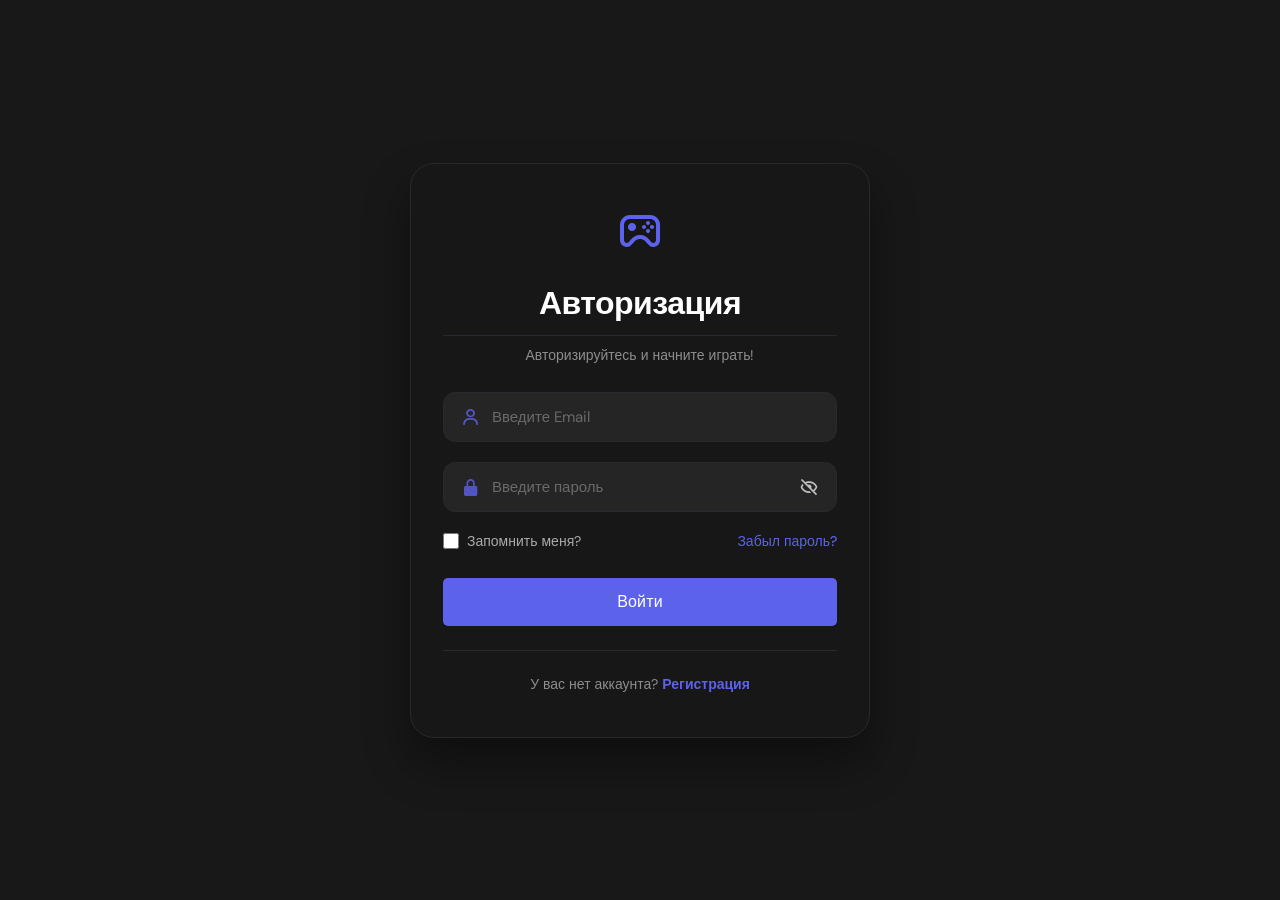
<file: saper.html>
<!DOCTYPE html>
<html lang="ru">
<head>
    <meta charset="UTF-8">
    <meta name="viewport" content="width=device-width, initial-scale=1.0, user-scalable=no">
    <title>Сапёр</title>
    <link rel="stylesheet" href="main.css">
    <link rel="stylesheet" href="game.css">
    <script src="js/saveScore.js"></script>
</head>
<body>
    <nav class="nav">
        <div class="container">
            <div class="nav-row">
                <a href="index.html" class="logo"><strong>Shopify</strong> Game</a>
                <button class="dark-mode-btn">
                    <img src="img/icons/sun.svg" alt="Light mode" class="dark-mode-btn__icon">
                    <img src="img/icons/moon.svg" alt="Dark mode" class="dark-mode-btn__icon">
                </button>
                <ul class="nav-list">
                    <li class="nav-list__item"><a href="index.html" class="nav-list__link">Главная</a></li>
                    <li class="nav-list__item"><a href="contacts.html" class="nav-list__link">Контакты</a></li>
                    <li class="nav-list__item"><div id="user-info"></div></li>
                </ul>
            </div>
        </div>
    </nav>

    <main class="section">
        <div class="container">
            <div class="project-details">
                <div class="minesweeper-wrapper">
                    <div class="minesweeper-container">
                        <div class="game-header">
                            <div class="game-title">Сапёр</div>
                        </div>
                        
                        <div class="difficulty-buttons">
                            <button class="difficulty-btn active" data-diff="easy">9x9</button>
                            <button class="difficulty-btn" data-diff="medium">12x12</button>
                            <button class="difficulty-btn" data-diff="hard">16x16</button>
                        </div>
                        
                        <div id="board" class="board"></div>
                        
                        <div class="controls">
                            <button class="game-btn" id="newGameBtn">Новая игра</button>
                        </div>
                        
                        <div class="status" id="status">Нажми на клетку</div>
                    </div>
                    
                    <div class="minesweeper-sidebar">
                        <div class="instructions">
                            <h3>Подсказка по управлению</h3>
                            <p>🖱️ ЛКМ — открыть клетку</p>
                            <p>🚩 ПКМ — поставить флаг</p>
                        </div>
                        
                        <div class="flags-counter">
                            <h3>🚩 Ваши флажки</h3>
                            <div class="flags-count" id="flagsCount">0</div>
                            <div class="flags-total" id="flagsTotal">/ 0</div>
                        </div>
                    </div>
                </div>
            </div>
        </div>
    </main>

    <footer class="footer">
        <div class="container">
            <div class="footer__wrapper">
                <ul class="social">
                    <li class="social__item"><a href="#!"><img src="img/icons/vk.svg" alt="Link"></a></li>
                    <li class="social__item"><a href="#!"><img src="img/icons/instagram.svg" alt="Link"></a></li>
                    <li class="social__item"><a href="#!"><img src="img/icons/twitter.svg" alt="Link"></a></li>
                    <li class="social__item"><a href="#!"><img src="img/icons/gitHub.svg" alt="Link"></a></li>
                    <li class="social__item"><a href="#!"><img src="img/icons/linkedIn.svg" alt="Link"></a></li>
                </ul>
                <div class="copyright">
                    <p>© 2026 IT.Москва</p>
                </div>
            </div>
        </div>
    </footer>
    <script src="js/main-obf.js"></script>
    <script>
        const user = JSON.parse(localStorage.getItem("user"));
        const userInfo = document.getElementById("user-info");

        if (user) {
            const avatarUrl = user.avatar || "https://cdn-icons-png.flaticon.com/512/149/149071.png";
            userInfo.innerHTML = `
                <div class="profile-menu">
                    <div class="profile-btn" onclick="toggleMenu()">
                        <img src="${avatarUrl}" class="avatar">
                        <span>${user.name}</span>
                    </div>
                    <div class="dropdown-menu" id="dropdown-menu">
                        <button onclick="logout()">Выйти</button>
                    </div>
                </div>
            `;
        } else {
            userInfo.innerHTML = `<a href="lgpass.html" class="nav-list__link">Войти</a>`;
        }

        function logout() {
            localStorage.removeItem("user");
            window.location.href = 'lgpass.html';
        }

        function toggleMenu() {
            document.getElementById("dropdown-menu")?.classList.toggle("show-menu");
        }

        (function() {
            const userCheck = JSON.parse(localStorage.getItem("user"));
            if (!userCheck || !userCheck.email) {
                window.location.href = 'lgpass.html';
                return;
            }
        })();

        document.addEventListener('DOMContentLoaded', () => {
            let currentSize = 9;
            let currentMines = 15;
            let currentDifficulty = 'easy';
            
            const difficulties = {
                easy: { size: 9, mines: 15, next: 'medium', name: '9x9' },
                medium: { size: 12, mines: 30, next: 'hard', name: '12x12' },
                hard: { size: 16, mines: 50, next: null, name: '16x16' }
            };
            
            let board = [];
            let revealed = [];
            let flags = [];
            let gameActive = true;
            let firstMove = true;
            
            const boardElement = document.getElementById('board');
            const statusElement = document.getElementById('status');
            const newGameBtn = document.getElementById('newGameBtn');
            const diffBtns = document.querySelectorAll('.difficulty-btn');
            const flagsCountSpan = document.getElementById('flagsCount');
            const flagsTotalSpan = document.getElementById('flagsTotal');
            
            function updateFlagsCounter() {
                let flagsUsed = 0;
                for (let i = 0; i < currentSize; i++) {
                    for (let j = 0; j < currentSize; j++) {
                        if (flags[i][j]) flagsUsed++;
                    }
                }
                flagsCountSpan.textContent = flagsUsed;
                flagsTotalSpan.textContent = `/ ${currentMines}`;
            }
            
            function initBoard() {
                board = Array(currentSize).fill().map(() => Array(currentSize).fill(0));
                revealed = Array(currentSize).fill().map(() => Array(currentSize).fill(false));
                flags = Array(currentSize).fill().map(() => Array(currentSize).fill(false));
                gameActive = true;
                firstMove = true;
                statusElement.textContent = 'Нажми на клетку';
                statusElement.style.color = '';
                updateFlagsCounter();
                renderBoard();
            }
            
            function placeMines(firstRow, firstCol) {
                let minesPlaced = 0;
                while (minesPlaced < currentMines) {
                    const row = Math.floor(Math.random() * currentSize);
                    const col = Math.floor(Math.random() * currentSize);
                    if ((row === firstRow && col === firstCol)) continue;
                    if (board[row][col] !== -1) {
                        board[row][col] = -1;
                        minesPlaced++;
                    }
                }
                
                for (let i = 0; i < currentSize; i++) {
                    for (let j = 0; j < currentSize; j++) {
                        if (board[i][j] !== -1) {
                            let count = 0;
                            for (let di = -1; di <= 1; di++) {
                                for (let dj = -1; dj <= 1; dj++) {
                                    const ni = i + di, nj = j + dj;
                                    if (ni >= 0 && ni < currentSize && nj >= 0 && nj < currentSize && board[ni][nj] === -1) {
                                        count++;
                                    }
                                }
                            }
                            board[i][j] = count;
                        }
                    }
                }
            }
            
            function upgradeDifficulty() {
                const nextDiff = difficulties[currentDifficulty].next;
                if (!nextDiff) {
                    statusElement.textContent = 'Победа!';
                    statusElement.style.color = '#ffcc00';
                    saveGameResult('saper', playerScore);
                    return false;
                }
                
                currentDifficulty = nextDiff;
                currentSize = difficulties[currentDifficulty].size;
                currentMines = difficulties[currentDifficulty].mines;
                
                diffBtns.forEach(btn => {
                    if (btn.dataset.diff === currentDifficulty) {
                        btn.classList.add('active');
                    } else {
                        btn.classList.remove('active');
                    }
                });
                
                statusElement.textContent = `Переходим на поле по сложнее! ${difficulties[currentDifficulty].name}`;
                statusElement.style.color = '#ffcc00';
                
                initBoard();
                return true;
            }
            
            function revealCell(row, col) {
                if (!gameActive) return;
                if (revealed[row][col]) return;
                if (flags[row][col]) return;
                
                if (firstMove) {
                    placeMines(row, col);
                    firstMove = false;
                }
                
                if (board[row][col] === -1) {
                    revealed[row][col] = true;
                    gameActive = false;
                    statusElement.textContent = 'ВЫ ПРОИГРАЛИ!';
                    statusElement.style.color = '#ff416c';
                    revealAllMines();
                    renderBoard();
                    return;
                }
                
                revealCellRecursive(row, col);
                
                if (checkWin()) {
                    gameActive = false;
                    statusElement.textContent = 'Победа!';
                    statusElement.style.color = '#4caf50';
                    renderBoard();
                    
                    setTimeout(() => {
                        upgradeDifficulty();
                    }, 1500);
                    return;
                }
                
                renderBoard();
            }
            
            function revealCellRecursive(row, col) {
                if (row < 0 || row >= currentSize || col < 0 || col >= currentSize) return;
                if (revealed[row][col]) return;
                if (flags[row][col]) return;
                if (board[row][col] === -1) return;
                
                revealed[row][col] = true;
                
                if (board[row][col] === 0) {
                    for (let di = -1; di <= 1; di++) {
                        for (let dj = -1; dj <= 1; dj++) {
                            revealCellRecursive(row + di, col + dj);
                        }
                    }
                }
            }
            
            function toggleFlag(row, col, event) {
                event.preventDefault();
                if (!gameActive) return;
                if (revealed[row][col]) return;
                
                flags[row][col] = !flags[row][col];
                updateFlagsCounter();
                renderBoard();
                
                if (checkWin()) {
                    gameActive = false;
                    statusElement.textContent = 'Победа!';
                    statusElement.style.color = '#4caf50';
                    renderBoard();
                    
                    setTimeout(() => {
                        upgradeDifficulty();
                    }, 1500);
                }
            }
            
            function checkWin() {
                for (let i = 0; i < currentSize; i++) {
                    for (let j = 0; j < currentSize; j++) {
                        if (board[i][j] !== -1 && !revealed[i][j]) {
                            return false;
                        }
                    }
                }
                return true;
            }
            
            function revealAllMines() {
                for (let i = 0; i < currentSize; i++) {
                    for (let j = 0; j < currentSize; j++) {
                        if (board[i][j] === -1) {
                            revealed[i][j] = true;
                        }
                    }
                }
            }
            
            function renderBoard() {
                boardElement.innerHTML = '';
                boardElement.style.gridTemplateColumns = `repeat(${currentSize}, 1fr)`;
                
                for (let i = 0; i < currentSize; i++) {
                    for (let j = 0; j < currentSize; j++) {
                        const cell = document.createElement('div');
                        cell.className = 'cell';
                        
                        if (revealed[i][j]) {
                            cell.classList.add('revealed');
                            if (board[i][j] === -1) {
                                cell.classList.add('mine');
                            } else if (board[i][j] > 0) {
                                cell.textContent = board[i][j];
                                cell.setAttribute('data-value', board[i][j]);
                            }
                        } else if (flags[i][j]) {
                            cell.classList.add('flagged');
                        }
                        
                        cell.addEventListener('click', (function(row, col) {
                            return function() { revealCell(row, col); };
                        })(i, j));
                        
                        cell.addEventListener('contextmenu', (function(row, col) {
                            return function(e) { toggleFlag(row, col, e); };
                        })(i, j));
                        
                        boardElement.appendChild(cell);
                    }
                }
            }
            
            function newGame() {
                initBoard();
            }
            
            function setDifficulty(diff) {
                currentDifficulty = diff;
                const config = difficulties[diff];
                currentSize = config.size;
                currentMines = config.mines;
                
                diffBtns.forEach(btn => {
                    if (btn.dataset.diff === diff) {
                        btn.classList.add('active');
                    } else {
                        btn.classList.remove('active');
                    }
                });
                
                initBoard();
            }
            
            diffBtns.forEach(btn => {
                btn.addEventListener('click', () => {
                    setDifficulty(btn.dataset.diff);
                });
            });
            
            newGameBtn.addEventListener('click', newGame);
            
            initBoard();
        });
    </script>
</body>
</html>
</file>
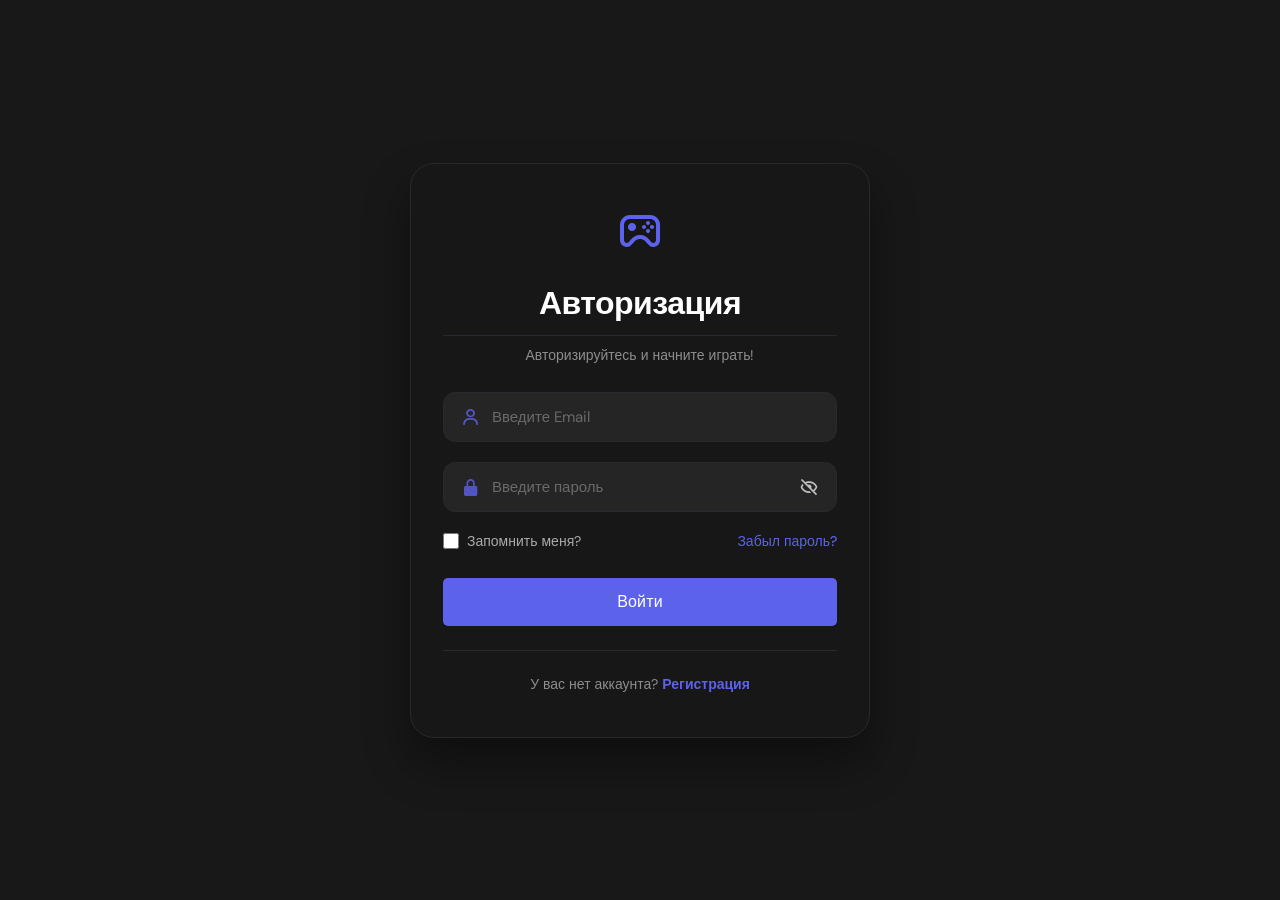
<file: snake.html>
<!DOCTYPE html>
<html lang="ru">
<head>
    <meta charset="UTF-8">
    <meta name="viewport" content="width=device-width, initial-scale=1.0, user-scalable=no">
    <title>Змейка</title>
    <link rel="stylesheet" href="main.css">
    <link rel="stylesheet" href="game.css">
    <script src="js/saveScore.js"></script>
</head>
<body>
<nav class="nav">
    <div class="container">
        <div class="nav-row">
            <a href="index.html" class="logo"><strong>Shopify</strong> Game</a>
            <button class="dark-mode-btn">
                <img src="img/icons/sun.svg" alt="Light mode" class="dark-mode-btn__icon">
                <img src="img/icons/moon.svg" alt="Dark mode" class="dark-mode-btn__icon">
            </button>
            <ul class="nav-list">
                <li class="nav-list__item"><a href="index.html" class="nav-list__link">Главная</a></li>
                <li class="nav-list__item"><a href="contacts.html" class="nav-list__link">Контакты</a></li>
                <li class="nav-list__item"><div id="user-info"></div></li>
            </ul>
        </div>
    </div>
</nav>
<main class="section">
    <div class="container">
        <div class="snake-wrapper">
            <div class="snake-container">
                <div class="snake-header">
                    <div class="snake-title">ЗМЕЙКА</div>
                    <div class="snake-subtitle">Собирай яблоки и становись длиннее!</div>
                </div>
                <div class="snake-score-panel" style="display: flex !important; justify-content: center !important; gap: 24px !important; margin-bottom: 20px !important;">
                    <div class="snake-score-box" style="display: flex !important; flex-direction: column !important; align-items: center !important; justify-content: center !important; background: rgba(30, 40, 70, 0.85) !important; backdrop-filter: blur(4px) !important; border-radius: 50px !important; padding: 10px 36px !important; text-align: center !important; border: 1px solid #5C62EC !important; min-width: 160px !important; width: auto !important;">
                        <span class="snake-score-label" style="font-size: 0.9rem !important; font-weight: 600 !important; color: #ffffff !important; letter-spacing: 1px !important; display: block !important;">🍎 СЧЁТ</span>
                        <span class="snake-score-value" id="snakeScore" style="font-size: 2.2rem !important; font-weight: bold !important; color: #ffffff !important; font-family: 'Poppins', monospace !important; line-height: 1.2 !important;">0</span>
                    </div>
                    <div class="snake-best-box" style="display: flex !important; flex-direction: column !important; align-items: center !important; justify-content: center !important; background: rgba(30, 40, 70, 0.85) !important; backdrop-filter: blur(4px) !important; border-radius: 50px !important; padding: 10px 36px !important; text-align: center !important; border: 1px solid #5C62EC !important; min-width: 160px !important; width: auto !important;">
                        <span class="snake-best-label" style="font-size: 0.9rem !important; font-weight: 600 !important; color: #ffffff !important; letter-spacing: 1px !important; display: block !important;">🏆 РЕКОРД</span>
                        <span class="snake-best-value" id="snakeBest" style="font-size: 2.2rem !important; font-weight: bold !important; color: #ffffff !important; font-family: 'Poppins', monospace !important; line-height: 1.2 !important;">0</span>
                    </div>
                </div>
                <div class="snake-game-area">
                    <canvas id="snakeCanvas" width="600" height="400"></canvas>
                    <div id="snakeGameOverMsg" class="snake-gameover-msg">Вы умерли</div>
                    <div id="snakePauseMsg" class="snake-pause-msg">ПАУЗА</div>
                </div>
                <div class="snake-controls">
                    <button class="snake-btn" id="snakeNewGameBtn">Новая игра</button>
                    <button class="snake-btn" id="snakePauseBtn">Пауза</button>
                    <div class="snake-controls-info">← ↑ ↓ → &nbsp;&nbsp;|&nbsp;&nbsp; W A S D</div>
                </div>
            </div>
        </div>
    </div>
</main>
<footer class="footer">
    <div class="container">
        <div class="footer__wrapper">
            <ul class="social">
                <li class="social__item"><a href="#!"><img src="img/icons/vk.svg" alt="VK"></a></li>
                <li class="social__item"><a href="#!"><img src="img/icons/instagram.svg" alt="Instagram"></a></li>
                <li class="social__item"><a href="#!"><img src="img/icons/twitter.svg" alt="Twitter"></a></li>
                <li class="social__item"><a href="#!"><img src="img/icons/gitHub.svg" alt="GitHub"></a></li>
                <li class="social__item"><a href="#!"><img src="img/icons/linkedIn.svg" alt="LinkedIn"></a></li>
            </ul>
            <div class="copyright"><p>© 2026 IT.Москва</p></div>
        </div>
    </div>
</footer>
<script src="js/main-obf.js"></script>
<script>
    (function() {
        const user = JSON.parse(localStorage.getItem("user"));
        const userInfo = document.getElementById("user-info");

        if (user && user.email) {
            const avatarUrl = user.avatar || "https://cdn-icons-png.flaticon.com/512/149/149071.png";
            userInfo.innerHTML = `
                <div class="profile-menu">
                    <div class="profile-btn" onclick="toggleMenu()">
                        <img src="${avatarUrl}" class="avatar">
                        <span>${user.name}</span>
                    </div>
                    <div class="dropdown-menu" id="dropdown-menu">
                        <button onclick="logout()">Выйти</button>
                    </div>
                </div>
            `;
        } else {
            userInfo.innerHTML = `<a href="lgpass.html" class="nav-list__link">Войти</a>`;
            window.location.href = 'lgpass.html';
            return;
        }

        window.toggleMenu = function() {
            document.getElementById("dropdown-menu")?.classList.toggle("show-menu");
        };
        window.logout = function() {
            localStorage.removeItem("user");
            window.location.href = 'lgpass.html';
        };

        const canvas = document.getElementById('snakeCanvas');
        const ctx = canvas.getContext('2d');
        const GRID_W = 24;
        const GRID_H = 16;
        const CELL_W = canvas.width / GRID_W;
        const CELL_H = canvas.height / GRID_H;

        let snake = [
            {x: 12, y: 8},
            {x: 11, y: 8},
            {x: 10, y: 8},
            {x: 9, y: 8}
        ];
        let direction = 'RIGHT';
        let nextDirection = 'RIGHT';
        let food = {x: 18, y: 8};
        let score = 0;
        let gameRunning = true;
        let paused = false;
        let gameInterval = null;
        let gameStartTime = 0;
        let totalPlayTimeSec = 0;

        const scoreSpan = document.getElementById('snakeScore');
        const bestSpan = document.getElementById('snakeBest');
        const gameOverMsg = document.getElementById('snakeGameOverMsg');
        const pauseMsg = document.getElementById('snakePauseMsg');
        const newGameBtn = document.getElementById('snakeNewGameBtn');
        const pauseBtn = document.getElementById('snakePauseBtn');

        function loadUserStats() {
            const bestKey = `snake_best_${user.name}`;
            const timeKey = `snake_playtime_${user.name}`;
            let best = localStorage.getItem(bestKey);
            let savedTime = localStorage.getItem(timeKey);
            if (best) bestSpan.textContent = parseInt(best);
            else bestSpan.textContent = 0;
            if (savedTime) totalPlayTimeSec = parseInt(savedTime);
            else totalPlayTimeSec = 0;
        }

        function saveUserStats(scoreValue) {
            const bestKey = `snake_best_${user.name}`;
            const timeKey = `snake_playtime_${user.name}`;
            let currentBest = parseInt(localStorage.getItem(bestKey)) || 0;
            if (scoreValue > currentBest) {
                localStorage.setItem(bestKey, scoreValue);
            }
            localStorage.setItem(timeKey, totalPlayTimeSec);
        }

        function updatePlayTime() {
            if (gameRunning && !paused && gameStartTime > 0) {
                totalPlayTimeSec = Math.floor((Date.now() - gameStartTime) / 1000);
                saveUserStats(score);
            }
        }

        function startGameTimer() {
            gameStartTime = Date.now();
        }

        function stopGameTimer() {
            if (gameStartTime > 0) {
                const elapsed = Math.floor((Date.now() - gameStartTime) / 1000);
                totalPlayTimeSec += elapsed;
                saveUserStats(score);
                gameStartTime = 0;
            }
        }

        loadUserStats();

        const appleImg = new Image();
        appleImg.src = 'assets/apple.png';

        function generateRandomFood() {
            let newFood = null;
            while (!newFood) {
                const randX = Math.floor(Math.random() * GRID_W);
                const randY = Math.floor(Math.random() * GRID_H);
                if (!snake.some(segment => segment.x === randX && segment.y === randY)) {
                    newFood = {x: randX, y: randY};
                }
            }
            food = newFood;
        }

        function updateScoreUI() {
            scoreSpan.textContent = score;
            let best = parseInt(bestSpan.textContent);
            if (score > best) {
                bestSpan.textContent = score;
                saveUserStats(score);
            }
        }

        function checkSelfCollision(head, snakeArr) {
            for (let i = 0; i < snakeArr.length; i++) {
                if (snakeArr[i].x === head.x && snakeArr[i].y === head.y) {
                    return true;
                }
            }
            return false;
        }

        function checkWallCollision(head) {
            return head.x < 0 || head.x >= GRID_W || head.y < 0 || head.y >= GRID_H;
        }

        function gameStep() {
            if (!gameRunning || paused) return;
            direction = nextDirection;
            let newHead = { ...snake[0] };
            switch (direction) {
                case 'RIGHT': newHead.x += 1; break;
                case 'LEFT':  newHead.x -= 1; break;
                case 'UP':    newHead.y -= 1; break;
                case 'DOWN':  newHead.y += 1; break;
            }
            const willEat = (newHead.x === food.x && newHead.y === food.y);
            let newSnake = [newHead, ...snake];
            if (!willEat) newSnake.pop();
            if (checkWallCollision(newHead) || checkSelfCollision(newHead, willEat ? snake : newSnake.slice(1))) {
                gameRunning = false;
                if (gameInterval) clearInterval(gameInterval);
                stopGameTimer();
                gameOverMsg.style.display = 'block';
                saveGameResult('snake', score);
                return;
            }
            snake = newSnake;
            if (willEat) {
                score++;
                updateScoreUI();
                generateRandomFood();
                if (!gameRunning) return;
            }
            drawGame();
        }

        function drawGame() {
            ctx.clearRect(0, 0, canvas.width, canvas.height);
            ctx.fillStyle = '#0a0f1a';
            ctx.fillRect(0, 0, canvas.width, canvas.height);
            ctx.strokeStyle = '#2a3a55';
            ctx.lineWidth = 0.5;
            for (let i = 0; i <= GRID_W; i++) {
                ctx.beginPath();
                ctx.moveTo(i * CELL_W, 0);
                ctx.lineTo(i * CELL_W, canvas.height);
                ctx.stroke();
            }
            for (let i = 0; i <= GRID_H; i++) {
                ctx.beginPath();
                ctx.moveTo(0, i * CELL_H);
                ctx.lineTo(canvas.width, i * CELL_H);
                ctx.stroke();
            }
            drawSnakeAsSmoothLine();
            drawApple();
        }

        function drawSnakeAsSmoothLine() {
            if (snake.length === 0) return;
            const radius = Math.min(CELL_W, CELL_H) * 0.42;
            ctx.save();
            ctx.beginPath();
            for (let i = 0; i < snake.length; i++) {
                const seg = snake[i];
                const cx = seg.x * CELL_W + CELL_W/2;
                const cy = seg.y * CELL_H + CELL_H/2;
                if (i === 0) ctx.moveTo(cx, cy);
                else ctx.lineTo(cx, cy);
            }
            ctx.lineWidth = radius * 1.6;
            ctx.lineCap = 'round';
            ctx.lineJoin = 'round';
            ctx.strokeStyle = '#2ecc71';
            ctx.stroke();
            ctx.lineWidth = radius * 0.8;
            ctx.strokeStyle = '#27ae60';
            ctx.stroke();

            const head = snake[0];
            const hx = head.x * CELL_W + CELL_W/2;
            const hy = head.y * CELL_H + CELL_H/2;
            ctx.fillStyle = '#ffffff';
            ctx.beginPath();
            ctx.arc(hx - radius*0.3, hy - radius*0.25, radius*0.18, 0, Math.PI*2);
            ctx.fill();
            ctx.beginPath();
            ctx.arc(hx + radius*0.3, hy - radius*0.25, radius*0.18, 0, Math.PI*2);
            ctx.fill();
            ctx.fillStyle = '#000000';
            ctx.beginPath();
            ctx.arc(hx - radius*0.35, hy - radius*0.3, radius*0.09, 0, Math.PI*2);
            ctx.fill();
            ctx.beginPath();
            ctx.arc(hx + radius*0.35, hy - radius*0.3, radius*0.09, 0, Math.PI*2);
            ctx.fill();
            ctx.fillStyle = '#e65c5c';
            ctx.beginPath();
            ctx.moveTo(hx + radius*0.15, hy + radius*0.2);
            ctx.lineTo(hx + radius*0.45, hy + radius*0.4);
            ctx.lineTo(hx + radius*0.65, hy + radius*0.15);
            ctx.fill();
            ctx.restore();
        }

        function drawApple() {
            if (appleImg.complete && appleImg.naturalWidth > 0) {
                const imgW = CELL_W * 0.65;
                const imgH = CELL_H * 0.65;
                ctx.drawImage(appleImg, food.x * CELL_W + CELL_W*0.18, food.y * CELL_H + CELL_H*0.18, imgW, imgH);
            } else {
                ctx.fillStyle = '#ff3b30';
                ctx.font = `${CELL_H * 0.55}px "Segoe UI Emoji"`;
                ctx.fillText('🍎', food.x * CELL_W + CELL_W*0.25, food.y * CELL_H + CELL_H*0.7);
            }
        }

        function changeDirection(newDir) {
            if (!gameRunning || paused) return;
            const opposite = {
                'UP': 'DOWN', 'DOWN': 'UP', 'LEFT': 'RIGHT', 'RIGHT': 'LEFT'
            };
            if (opposite[newDir] !== direction) {
                nextDirection = newDir;
            }
        }

        function resetGame() {
            if (gameInterval) clearInterval(gameInterval);
            stopGameTimer();
            snake = [
                {x: 12, y: 8},
                {x: 11, y: 8},
                {x: 10, y: 8},
                {x: 9, y: 8}
            ];
            direction = 'RIGHT';
            nextDirection = 'RIGHT';
            score = 0;
            gameRunning = true;
            paused = false;
            gameOverMsg.style.display = 'none';
            pauseMsg.style.display = 'none';
            updateScoreUI();
            generateRandomFood();
            drawGame();
            startGameTimer();
            gameInterval = setInterval(() => gameStep(), 120);
        }

        function togglePause() {
            if (!gameRunning) return;
            if (!paused) {
                stopGameTimer();
            } else {
                startGameTimer();
            }
            paused = !paused;
            pauseMsg.style.display = paused ? 'flex' : 'none';
            if (!paused) drawGame();
        }

        window.addEventListener('keydown', (e) => {
            const key = e.key;
            const allowed = ['ArrowUp', 'ArrowDown', 'ArrowLeft', 'ArrowRight', 'w', 'W', 's', 'S', 'a', 'A', 'd', 'D', ' ', 'Space'];
            if (allowed.includes(key)) e.preventDefault();
            if (key === 'ArrowUp' || key === 'w' || key === 'W') changeDirection('UP');
            else if (key === 'ArrowDown' || key === 's' || key === 'S') changeDirection('DOWN');
            else if (key === 'ArrowLeft' || key === 'a' || key === 'A') changeDirection('LEFT');
            else if (key === 'ArrowRight' || key === 'd' || key === 'D') changeDirection('RIGHT');
            else if (key === ' ' || key === 'Space') togglePause();
        });

        newGameBtn.addEventListener('click', resetGame);
        pauseBtn.addEventListener('click', togglePause);

        appleImg.onload = () => drawGame();
        generateRandomFood();
        drawGame();
        startGameTimer();
        gameInterval = setInterval(() => gameStep(), 120);
    })();
</script>
</body>
</html>
</file>
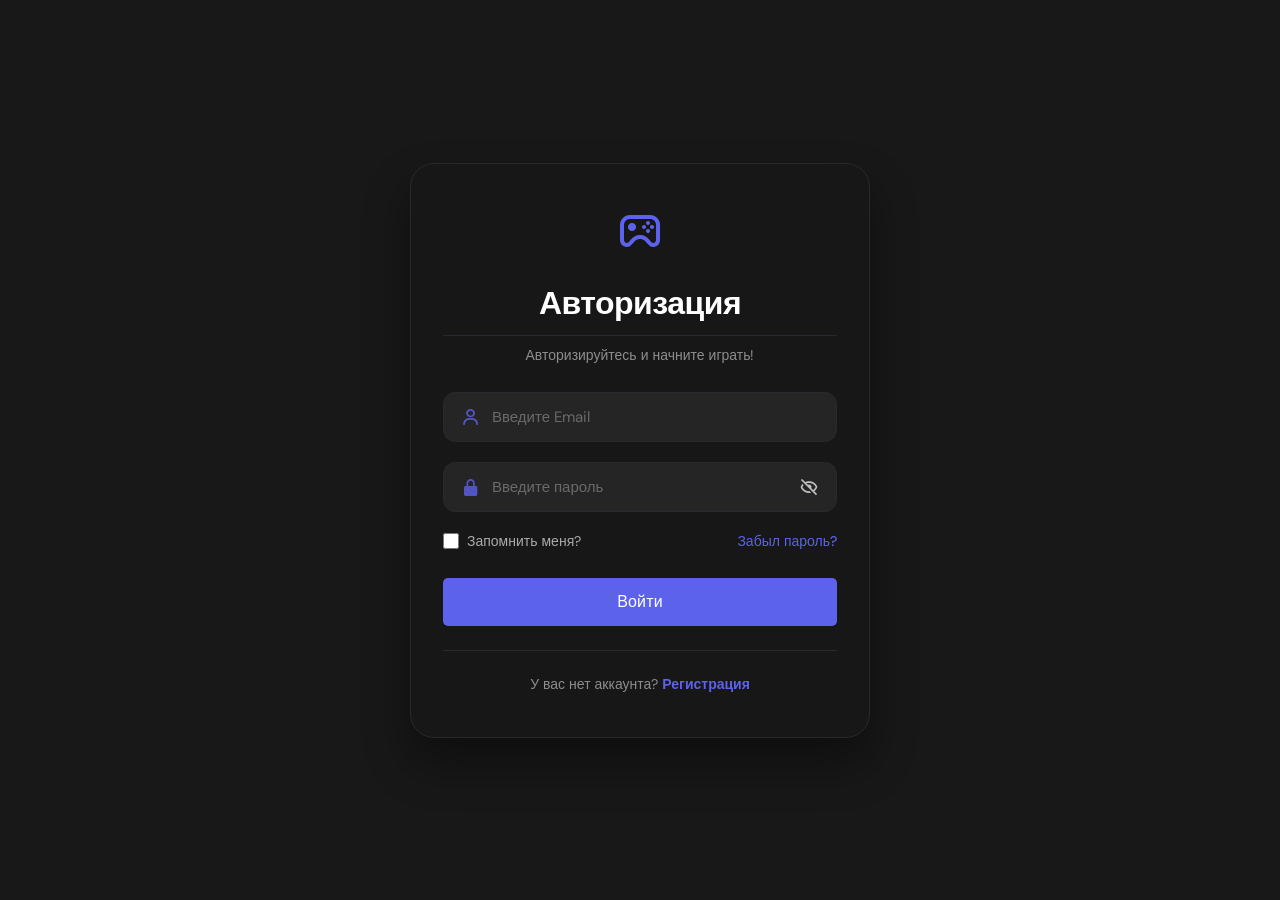
<file: space-battle.html>
<!DOCTYPE html>
<html lang="ru">
<head>
    <meta charset="UTF-8">
    <meta http-equiv="X-UA-Compatible" content="IE=edge">
    <meta name="viewport" content="width=device-width, initial-scale=1.0, user-scalable=no">
    <title>Космобой</title>
    <link rel="stylesheet" href="main.css">
    <link rel="stylesheet" href="game.css">
    <script src="js/saveScore.js"></script>
    <style>
        * { user-select: none; }
    </style>
</head>
<body>
    <nav class="nav">
        <div class="container">
            <div class="nav-row">
                <a href="index.html" class="logo"><strong>Shopify</strong> Game</a>
                <button class="dark-mode-btn">
                    <img src="img/icons/sun.svg" alt="Light mode" class="dark-mode-btn__icon">
                    <img src="img/icons/moon.svg" alt="Dark mode" class="dark-mode-btn__icon">
                </button>
                <ul class="nav-list">
                    <li class="nav-list__item"><a href="index.html" class="nav-list__link">Главная</a></li>
                    <li class="nav-list__item"><a href="contacts.html" class="nav-list__link">Контакты</a></li>
                    <li class="nav-list__item"><div id="user-info"></div></li>
                </ul>
            </div>
        </div>
    </nav>
    <section class="game-section">
        <div class="game-container-custom">
            <div id="game-content"></div>
        </div>
    </section>
    <footer class="footer">
        <div class="container">
            <div class="footer__wrapper">
                <ul class="social">
                    <li class="social__item"><a href="#!"><img src="img/icons/vk.svg" alt="Link"></a></li>
                    <li class="social__item"><a href="#!"><img src="img/icons/instagram.svg" alt="Link"></a></li>
                    <li class="social__item"><a href="#!"><img src="img/icons/twitter.svg" alt="Link"></a></li>
                    <li class="social__item"><a href="#!"><img src="img/icons/gitHub.svg" alt="Link"></a></li>
                    <li class="social__item"><a href="#!"><img src="img/icons/linkedIn.svg" alt="Link"></a></li>
                </ul>
                <div class="copyright">
                    <p>© 2026 IT.Москва</p>
                </div>
            </div>
        </div>
    </footer>
    <script src="js/main-obf.js"></script>
    <script>
        const IMAGES = {
            player: null, enemySmall: null, enemyMedium: null,
            boss1: null, boss2: null, boss3: null, boss4: null, boss5: null
        };
        
        function loadImg(url) { const img = new Image(); img.src = url; return img; }
        
        IMAGES.player = loadImg('assets/player.png');
        IMAGES.enemySmall = loadImg('assets/enemy_small.png');
        IMAGES.enemyMedium = loadImg('assets/enemy_medium.png');
        IMAGES.boss1 = loadImg('assets/boss1.png');
        IMAGES.boss2 = loadImg('assets/boss2.png');
        IMAGES.boss3 = loadImg('assets/boss3.png');
        IMAGES.boss4 = loadImg('assets/boss4.png');
        IMAGES.boss5 = loadImg('assets/boss5.png');
        
        let currentUser = null;
        let game = null;
        
        function checkAuth() {
            const user = JSON.parse(localStorage.getItem("user"));
            if (user) { currentUser = user; return true; }
            return false;
        }
        
        function redirectToLogin() { window.location.href = 'lgpass.html'; }
        
        function updateUserUI() {
            const user = currentUser;
            const userInfo = document.getElementById("user-info");
            if (userInfo) {
                if (user) {
                    const avatarUrl = user.avatar || "https://cdn-icons-png.flaticon.com/512/149/149071.png";
                    userInfo.innerHTML = `
                        <div class="profile-menu">
                            <div class="profile-btn" onclick="toggleMenu()">
                                <img src="${avatarUrl}" class="avatar">
                                <span>${user.name}</span>
                            </div>
                            <div class="dropdown-menu" id="dropdown-menu">
                                <button onclick="logout()">Выйти</button>
                            </div>
                        </div>
                    `;
                } else {
                    userInfo.innerHTML = `<a href="lgpass.html" class="nav-list__link">Войти</a>`;
                }
            }
        }
        
        function logout() { localStorage.removeItem("user"); window.location.href = 'lgpass.html'; }
        function toggleMenu() { document.getElementById("dropdown-menu")?.classList.toggle("show-menu"); }
        
        let shipPower = 1, shipSize = 1, playerCoins = 0, playerLevel = 1, playerKills = 0, playerBossCount = 0;
        let gameStartTime = null;
        
        function loadGameData() {
            if (!currentUser) return;
            const saved = localStorage.getItem(`space_battle_${currentUser.name}`);
            if (saved) {
                const data = JSON.parse(saved);
                shipPower = data.power || 1;
                shipSize = data.size || 1;
                playerCoins = data.coins || 0;
                playerLevel = data.level || 1;
                playerKills = data.kills || 0;
                playerBossCount = data.bossCount || 0;
            }
        }
        
        function saveGameData() {
            if (!currentUser) return;
            let playTime = 0;
            if (gameStartTime) playTime = Math.floor((Date.now() - gameStartTime) / 60000);
            const existing = localStorage.getItem(`space_battle_${currentUser.name}`);
            let oldTime = 0;
            if (existing) { try { const old = JSON.parse(existing); oldTime = old.playTime || 0; } catch(e) {} }
            localStorage.setItem(`space_battle_${currentUser.name}`, JSON.stringify({
                coins: playerCoins, level: playerLevel, kills: playerKills, bossCount: playerBossCount,
                power: shipPower, size: shipSize, playTime: oldTime + playTime
            }));
        }
        
        function resetAllProgress() {
            if (!confirm('Сбросить весь прогресс?')) return;
            shipPower = 1; shipSize = 1; playerCoins = 0; playerLevel = 1; playerKills = 0; playerBossCount = 0;
            if (currentUser) localStorage.removeItem(`space_battle_${currentUser.name}`);
            location.reload();
        }
        
        function openShop() {
            const modal = document.createElement('div');
            modal.className = 'shop-modal';
            modal.style.display = 'flex';
            modal.innerHTML = `
                <div class="shop-box">
                    <h2>Космический магазин</h2>
                    <div class="shop-coins">Монет: ${playerCoins}</div>
                    <div class="shop-item"><div class="shop-item-info"><div class="shop-item-name">Улучшение мощности</div><div class="shop-item-desc">Увеличивает урон +100 (текущий: ${shipPower}/10)</div></div><div><div class="shop-item-price">${5000 + shipPower * 1000} монет</div><button class="shop-buy-btn" onclick="buyPower()">Купить</button></div></div>
                    <div class="shop-item"><div class="shop-item-info"><div class="shop-item-name">Улучшение корпуса</div><div class="shop-item-desc">Увеличивает размер и HP корабля (текущий: ${shipSize}/10)</div></div><div><div class="shop-item-price">${10000 + shipSize * 2000} монет</div><button class="shop-buy-btn" onclick="buySize()">Купить</button></div></div>
                    <button class="game-btn" onclick="this.parentElement.parentElement.remove()">Закрыть</button>
                </div>
            `;
            document.body.appendChild(modal);
        }
        
        function buyPower() {
            if (shipPower >= 10) { alert('Максимальный уровень!'); return; }
            const price = 5000 + shipPower * 1000;
            if (playerCoins >= price) {
                playerCoins -= price;
                shipPower++;
                if (game) { game.damage = 100 + (shipPower - 1) * 100; game.coins = playerCoins; game.updateHUD(); }
                saveGameData();
                alert(`Мощность ${shipPower}/10! Урон: ${game?.damage || 100}`);
                document.querySelector('.shop-modal')?.remove();
                openShop();
            } else { alert('Недостаточно монет!'); }
        }
        
        function buySize() {
            if (shipSize >= 10) { alert('Максимальный уровень!'); return; }
            const price = 10000 + shipSize * 2000;
            if (playerCoins >= price) {
                playerCoins -= price;
                shipSize++;
                if (game) { game.coins = playerCoins; game.updateHUD(); }
                saveGameData();
                alert(`Корпус ${shipSize}/10! Корабль увеличен.`);
                document.querySelector('.shop-modal')?.remove();
                openShop();
            } else { alert('Недостаточно монет!'); }
        }
        
        window.buyPower = buyPower;
        window.buySize = buySize;
        window.openShop = openShop;
        window.resetAllProgress = resetAllProgress;
        
        class SpaceBattleGame {
            constructor(canvas, ctx, hud) {
                this.lastUpdate = 0;
                this.canvas = canvas;
                this.ctx = ctx;
                this.hud = hud;
                this.gameStartTime = Date.now();
                
                this.coins = playerCoins;
                this.level = playerLevel;
                this.killsThisWave = playerKills;
                this.bossCount = playerBossCount;
                this.maxLevel = 50;
                this.killsToBoss = Math.max(5, 15 - Math.floor(this.level / 5));
                this.isBossWave = false;
                
                this.playerMaxHp = 800 + (this.level - 1) * 80 + (shipSize - 1) * 100;
                this.shipSize = 35 + (shipSize - 1) * 4;
                
                this.player = {
                    x: canvas.width / 2 - this.shipSize/2,
                    y: canvas.height - 80,
                    width: this.shipSize,
                    height: this.shipSize,
                    hp: this.playerMaxHp,
                    maxHp: this.playerMaxHp
                };
                
                this.bullets = [];
                this.enemyBullets = [];
                this.enemies = [];
                this.boss = null;
                this.bossLasers = [];
                this.bossFireballs = [];
                this.particles = [];
                
                this.damage = 100 + (shipPower - 1) * 100;
                this.bulletCooldown = 0;
                this.bulletCooldownMax = 8;
                
                this.ammo = 30;
                this.maxAmmo = 30;
                this.ammoRegenTimer = 0;
                this.ammoRegenDelay = 60;
                
                this.gameRunning = true;
                this.paused = false;
                
                this.moveUp = false; this.moveDown = false; this.moveLeft = false; this.moveRight = false;
                this.mouseX = canvas.width/2; this.mouseY = canvas.height/2;
                this.mouseDown = false;
                this.spawnTimer = 0;
                
                this.stars = [];
                for (let i = 0; i < 150; i++) {
                    this.stars.push({ x: Math.random() * canvas.width, y: Math.random() * canvas.height, size: Math.random() * 2 });
                }
                
                this.setupControls();
                this.updateHUD();
                this.start();
            }
            
            setupControls() {
                const handleKeyDown = (e) => {
                    const key = e.key;
                    if (key === 'ArrowUp' || key === 'w' || key === 'W') { this.moveUp = true; e.preventDefault(); }
                    if (key === 'ArrowDown' || key === 's' || key === 'S') { this.moveDown = true; e.preventDefault(); }
                    if (key === 'ArrowLeft' || key === 'a' || key === 'A') { this.moveLeft = true; e.preventDefault(); }
                    if (key === 'ArrowRight' || key === 'd' || key === 'D') { this.moveRight = true; e.preventDefault(); }
                };
                const handleKeyUp = (e) => {
                    const key = e.key;
                    if (key === 'ArrowUp' || key === 'w' || key === 'W') { this.moveUp = false; e.preventDefault(); }
                    if (key === 'ArrowDown' || key === 's' || key === 'S') { this.moveDown = false; e.preventDefault(); }
                    if (key === 'ArrowLeft' || key === 'a' || key === 'A') { this.moveLeft = false; e.preventDefault(); }
                    if (key === 'ArrowRight' || key === 'd' || key === 'D') { this.moveRight = false; e.preventDefault(); }
                };
                window.addEventListener('keydown', handleKeyDown);
                window.addEventListener('keyup', handleKeyUp);
                
                this.canvas.addEventListener('mousemove', (e) => {
                    const rect = this.canvas.getBoundingClientRect();
                    const scaleX = this.canvas.width / rect.width;
                    const scaleY = this.canvas.height / rect.height;
                    this.mouseX = (e.clientX - rect.left) * scaleX;
                    this.mouseY = (e.clientY - rect.top) * scaleY;
                });
                this.canvas.addEventListener('mousedown', (e) => { e.preventDefault(); this.mouseDown = true; });
                window.addEventListener('mouseup', () => { this.mouseDown = false; });
                this.keyDownHandler = handleKeyDown;
                this.keyUpHandler = handleKeyUp;
            }
            
            getDifficultyMultiplier() {
                return 1 + (this.level - 1) * 0.08;
            }
            
            getBossType(bossNum) {
                const cycleIndex = ((bossNum - 1) % 5) + 1;
                const types = {
                    1: { name: 'Лазерный', img: 'boss1', baseSize: 90, baseHp: 2000, laserWidth: 14, laserDamage: 100, fireballSize: 22, fireballDamage: 40 },
                    2: { name: 'Пушечный', img: 'boss2', baseSize: 105, baseHp: 2500, laserWidth: 18, laserDamage: 120, fireballSize: 26, fireballDamage: 50 },
                    3: { name: 'Ракетный', img: 'boss3', baseSize: 120, baseHp: 3000, laserWidth: 22, laserDamage: 140, fireballSize: 30, fireballDamage: 60 },
                    4: { name: 'Огненный', img: 'boss4', baseSize: 135, baseHp: 3800, laserWidth: 26, laserDamage: 160, fireballSize: 34, fireballDamage: 70 },
                    5: { name: 'Элитный', img: 'boss5', baseSize: 150, baseHp: 4800, laserWidth: 30, laserDamage: 180, fireballSize: 38, fireballDamage: 80 }
                };
                const type = types[cycleIndex];
                const cycle = Math.floor((bossNum - 1) / 5);
                const mult = this.getDifficultyMultiplier();
                const bonusHp = Math.floor(cycle * 1500 * mult);
                const bonusSize = cycle * 3;
                return {
                    name: type.name, img: type.img,
                    size: type.baseSize + bonusSize,
                    hp: Math.floor(type.baseHp + bonusHp),
                    laserWidth: type.laserWidth, laserDamage: Math.floor(type.laserDamage + cycle * 25),
                    fireballSize: type.fireballSize + cycle * 3, fireballDamage: Math.floor(type.fireballDamage + cycle * 12),
                    hasLaser: true, hasBullets: cycleIndex >= 2, hasFireballs: cycleIndex >= 4
                };
            }
            
            spawnEnemy() {
                const mult = this.getDifficultyMultiplier();
                const type = Math.random() < 0.6
                    ? { hp: Math.floor(80 * mult), width: 32, height: 32, points: 15, damage: Math.floor(12 * mult), name: 'small', speed: 2.2 }
                    : { hp: Math.floor(350 * mult), width: 48, height: 48, points: 40, damage: Math.floor(22 * mult), name: 'medium', speed: 1.6 };
                this.enemies.push({
                    x: Math.random() * (this.canvas.width - type.width), y: -type.height,
                    width: type.width, height: type.height, hp: type.hp, maxHp: type.hp,
                    points: type.points, damage: type.damage, name: type.name, speed: type.speed,
                    shootTimer: Math.floor(Math.random() * 40 + 20), shootDelay: 45
                });
            }
            
            spawnBoss() {
                const bossNum = this.bossCount + 1;
                const bossType = this.getBossType(bossNum);
                this.boss = {
                    x: this.canvas.width / 2 - bossType.size/2, y: 40,
                    width: bossType.size, height: bossType.size + 15,
                    hp: bossType.hp, maxHp: bossType.hp,
                    laserCooldown: 0, bulletCooldown: 0, fireballCooldown: 0,
                    count: this.bossCount, type: bossType
                };
                this.isBossWave = true;
                this.enemies = [];
                const wrapper = document.querySelector('.canvas-wrapper');
                if (wrapper) { wrapper.classList.add('shake'); setTimeout(() => wrapper.classList.remove('shake'), 1000); }
            }
            
            shoot() {
                if (this.bulletCooldown <= 0 && this.gameRunning && !this.paused && this.mouseDown && this.ammo > 0) {
                    const dx = this.mouseX - (this.player.x + this.player.width/2);
                    const dy = this.mouseY - (this.player.y + this.player.height/2);
                    const len = Math.sqrt(dx * dx + dy * dy);
                    const vx = len === 0 ? 0 : dx / len * 12;
                    const vy = len === 0 ? 1 : dy / len * 12;
                    this.bullets.push({
                        x: this.player.x + this.player.width/2 - 4, y: this.player.y - 5,
                        width: 8, height: 15, damage: this.damage, vx: vx, vy: vy
                    });
                    this.bulletCooldown = this.bulletCooldownMax;
                    this.ammo--;
                    this.updateAmmoDisplay();
                    
                    const attackSound = new Audio('assets/attack.mp3');
                    attackSound.volume = 0.3;
                    attackSound.play().catch(e => console.log("Attack sound error"));
                }
            }
            
            updateAmmoDisplay() {
                const ammoFill = document.getElementById('ammoFill');
                if (ammoFill) ammoFill.style.width = `${(this.ammo / this.maxAmmo) * 100}%`;
            }
            
            update() {
                const now = Date.now();
                if (this.lastUpdate && now - this.lastUpdate < 16) return;
                this.lastUpdate = now;
                if (!this.gameRunning || this.paused) return;
                
                if (this.bulletCooldown > 0) this.bulletCooldown--;
                
                if (this.ammoRegenTimer <= 0 && this.ammo < this.maxAmmo) {
                    this.ammo = Math.min(this.maxAmmo, this.ammo + 1);
                    this.updateAmmoDisplay();
                    this.ammoRegenTimer = this.ammoRegenDelay;
                } else if (this.ammoRegenTimer > 0) {
                    this.ammoRegenTimer--;
                }
                
                let speed = 6;
                if (this.moveLeft) this.player.x = Math.max(0, this.player.x - speed);
                if (this.moveRight) this.player.x = Math.min(this.canvas.width - this.player.width, this.player.x + speed);
                if (this.moveUp) this.player.y = Math.max(30, this.player.y - speed);
                if (this.moveDown) this.player.y = Math.min(this.canvas.height - this.player.height, this.player.y + speed);
                
                this.shoot();
                
                for (let i = 0; i < this.bullets.length; i++) {
                    this.bullets[i].x += this.bullets[i].vx;
                    this.bullets[i].y += this.bullets[i].vy;
                    if (this.bullets[i].y + this.bullets[i].height < -50 || this.bullets[i].y > this.canvas.height + 50 ||
                        this.bullets[i].x + this.bullets[i].width < -50 || this.bullets[i].x > this.canvas.width + 50) {
                        this.bullets.splice(i,1); i--;
                    }
                }
                
                for (let i = 0; i < this.enemies.length; i++) {
                    const e = this.enemies[i];
                    const dx = (this.player.x + this.player.width/2) - (e.x + e.width/2);
                    const dy = (this.player.y + this.player.height/2) - (e.y + e.height/2);
                    const len = Math.sqrt(dx*dx + dy*dy);
                    if (len > 0.1) { e.x += (dx / len) * e.speed; e.y += (dy / len) * e.speed; }
                    e.x = Math.max(0, Math.min(this.canvas.width - e.width, e.x));
                    e.y = Math.max(-e.height, Math.min(this.canvas.height, e.y));
                    
                    e.shootTimer--;
                    if (e.shootTimer <= 0 && e.y > 0 && e.y < this.canvas.height) {
                        const bulletDx = (this.player.x + this.player.width/2) - (e.x + e.width/2);
                        const bulletDy = (this.player.y + this.player.height/2) - (e.y + e.height);
                        const bulletLen = Math.sqrt(bulletDx*bulletDx + bulletDy*bulletDy);
                        const bulletVx = bulletDx / bulletLen * 7;
                        const bulletVy = bulletDy / bulletLen * 7;
                        this.enemyBullets.push({
                            x: e.x + e.width/2 - 3, y: e.y + e.height,
                            width: 6, height: 10, damage: e.damage, vx: bulletVx, vy: bulletVy
                        });
                        e.shootTimer = e.shootDelay;
                        
                        const enemySound = new Audio('assets/attack2.mp3');
                        enemySound.volume = 0.25;
                        enemySound.play().catch(e => console.log("Enemy attack sound error"));
                    }
                    
                    if (this.checkCollision(this.player, e)) {
                        this.player.hp -= e.damage;
                        this.createExplosion(e.x + e.width/2, e.y + e.height/2);
                        this.enemies.splice(i,1); i--;
                        this.updateHUD();
                        if (this.player.hp <= 0) this.gameOver();
                        saveGameResult('space', playerLevel);
                        continue;
                    }
                    
                    for (let j = 0; j < this.bullets.length; j++) {
                        if (this.checkCollision(this.bullets[j], e)) {
                            e.hp -= this.bullets[j].damage;
                            this.bullets.splice(j,1); j--;
                            if (e.hp <= 0) {
                                this.killsThisWave++;
                                this.coins += e.points;
                                this.createExplosion(e.x + e.width/2, e.y + e.height/2);
                                this.enemies.splice(i,1); i--;
                                this.updateHUD();
                                playerCoins = this.coins;
                                playerKills = this.killsThisWave;
                                saveGameData();
                                if (this.killsThisWave >= this.killsToBoss && !this.isBossWave && this.level < this.maxLevel) {
                                    this.bossCount++;
                                    playerBossCount = this.bossCount;
                                    this.spawnBoss();
                                }
                                break;
                            }
                        }
                    }
                }
                
                for (let i = 0; i < this.enemyBullets.length; i++) {
                    const b = this.enemyBullets[i];
                    b.x += b.vx; b.y += b.vy;
                    if (this.checkCollision(this.player, b)) {
                        this.player.hp -= b.damage;
                        this.enemyBullets.splice(i,1); i--;
                        this.updateHUD();
                        if (this.player.hp <= 0) this.gameOver();
                    } else if (b.y > this.canvas.height + 100 || b.x < -100 || b.x > this.canvas.width + 100) {
                        this.enemyBullets.splice(i,1); i--;
                    }
                }
                
                if (!this.isBossWave && this.enemies.length < 6 && this.spawnTimer <= 0 && this.level < this.maxLevel) {
                    this.spawnEnemy();
                    this.spawnTimer = Math.max(20, 50 - Math.floor(this.level / 2));
                } else if (this.spawnTimer > 0) { this.spawnTimer--; }
                
                if (this.isBossWave && this.boss) { this.updateBoss(); }
                
                for (let i = 0; i < this.particles.length; i++) {
                    this.particles[i].life--;
                    if (this.particles[i].life <= 0) { this.particles.splice(i,1); i--; }
                    else { this.particles[i].x += this.particles[i].vx; this.particles[i].y += this.particles[i].vy; }
                }
                
                if (this.level >= this.maxLevel && !this.isBossWave && this.enemies.length === 0 && !this.boss) {
                    this.gameRunning = false;
                    alert('Поздравляем! Вы прошли игру!');
                    this.exitGame();
                }
                
                this.render();
            }
            
            updateBoss() {
                const boss = this.boss;
                const bossType = boss.type;
                const playerCenterX = this.player.x + this.player.width/2;
                const targetX = playerCenterX - boss.width/2;
                const speed = 1.8;
                if (boss.x < targetX - 3) boss.x += speed;
                if (boss.x > targetX + 3) boss.x -= speed;
                boss.x = Math.max(10, Math.min(this.canvas.width - boss.width - 10, boss.x));
                
                if (this.checkCollision(this.player, boss)) {
                    this.player.hp -= 50;
                    this.updateHUD();
                    if (this.player.hp <= 0) this.gameOver();
                }
                
                for (let j = 0; j < this.bullets.length; j++) {
                    if (this.checkCollision(this.bullets[j], boss)) {
                        boss.hp -= this.bullets[j].damage;
                        this.bullets.splice(j,1); j--;
                        if (boss.hp <= 0) {
                            this.coins += 500 * (boss.count + 1);
                            this.createExplosion(boss.x + boss.width/2, boss.y + boss.height/2, true);
                            this.boss = null;
                            this.isBossWave = false;
                            this.killsThisWave = 0;
                            this.level++;
                            playerLevel = this.level;
                            this.playerMaxHp = 800 + (this.level - 1) * 80 + (shipSize - 1) * 100;
                            this.player.maxHp = this.playerMaxHp;
                            this.player.hp = this.playerMaxHp;
                            playerCoins = this.coins;
                            playerKills = this.killsThisWave;
                            this.killsToBoss = Math.max(5, 15 - Math.floor(this.level / 5));
                            saveGameData();
                            this.updateHUD();
                        }
                        this.updateHUD();
                        break;
                    }
                }
                
                if (bossType.hasLaser && boss.laserCooldown <= 0 && boss.hp > 0) {
                    this.bossLasers.push({ x: boss.x + boss.width/2 - bossType.laserWidth/2, warning: true, timer: 35, width: bossType.laserWidth, damage: bossType.laserDamage });
                    boss.laserCooldown = 100;
                    
                    const laserSound = new Audio('assets/attack3.mp3');
                    laserSound.volume = 0.35;
                    laserSound.play().catch(e => console.log("Laser sound error"));
                } else if (boss.laserCooldown > 0) { boss.laserCooldown--; }
                
                if (bossType.hasBullets && boss.bulletCooldown <= 0 && boss.hp > 0) {
                    for (let i = -1; i <= 1; i++) {
                        this.enemyBullets.push({
                            x: boss.x + boss.width/2 - 3, y: boss.y + boss.height,
                            width: 6, height: 10, damage: 30 + Math.floor(this.bossCount / 3) * 5,
                            vx: i * 2.8, vy: 7
                        });
                    }
                    boss.bulletCooldown = 45;
                    
                    const bulletSound = new Audio('assets/attack2.mp3');
                    bulletSound.volume = 0.3;
                    bulletSound.play().catch(e => console.log("Boss bullet sound error"));
                } else if (boss.bulletCooldown > 0) { boss.bulletCooldown--; }
                
                if (bossType.hasFireballs && boss.fireballCooldown <= 0 && boss.hp > 0) {
                    const dx = this.player.x + this.player.width/2 - (boss.x + boss.width/2);
                    const dy = this.player.y + this.player.height/2 - (boss.y + boss.height);
                    const len = Math.sqrt(dx*dx + dy*dy);
                    const vx = dx / len * 5.5;
                    const vy = dy / len * 5.5;
                    this.bossFireballs.push({
                        x: boss.x + boss.width/2 - bossType.fireballSize/2, y: boss.y + boss.height,
                        width: bossType.fireballSize, height: bossType.fireballSize,
                        damage: bossType.fireballDamage, vx: vx, vy: vy, life: 200
                    });
                    boss.fireballCooldown = 65;
                    
                    const fireballSound = new Audio('assets/attack3.mp3');
                    fireballSound.volume = 0.3;
                    fireballSound.play().catch(e => console.log("Fireball sound error"));
                } else if (boss.fireballCooldown > 0) { boss.fireballCooldown--; }
                
                for (let i = 0; i < this.bossLasers.length; i++) {
                    const laser = this.bossLasers[i];
                    laser.timer--;
                    if (laser.timer <= 0) { this.bossLasers.splice(i,1); i--; }
                    else if (laser.timer < 25 && laser.warning) {
                        laser.warning = false;
                        if (this.player.x + this.player.width > laser.x - 10 && this.player.x < laser.x + laser.width) {
                            this.player.hp -= laser.damage;
                            this.updateHUD();
                            if (this.player.hp <= 0) this.gameOver();
                        }
                    }
                }
                
                for (let i = 0; i < this.bossFireballs.length; i++) {
                    const fb = this.bossFireballs[i];
                    fb.x += fb.vx; fb.y += fb.vy; fb.life--;
                    if (this.checkCollision(this.player, fb)) {
                        this.player.hp -= fb.damage;
                        this.bossFireballs.splice(i,1); i--;
                        this.updateHUD();
                        if (this.player.hp <= 0) this.gameOver();
                    } else if (fb.y > this.canvas.height + 200 || fb.x < -200 || fb.x > this.canvas.width + 200 || fb.life <= 0) {
                        this.bossFireballs.splice(i,1); i--;
                    }
                }
            }
            
            checkCollision(a,b) {
                return a.x < b.x + b.width && a.x + a.width > b.x && a.y < b.y + b.height && a.y + a.height > b.y;
            }
            
            createExplosion(x, y, isBig = false) {
                const count = isBig ? 30 : 12;
                for (let i = 0; i < count; i++) {
                    this.particles.push({ x, y, vx: (Math.random() - 0.5) * 5, vy: (Math.random() - 0.5) * 5, life: 25, size: isBig ? 4 : 2 });
                }
            }
            
            gameOver() {
                this.gameRunning = false;
                saveGameData();
                const modal = document.createElement('div');
                modal.style.cssText = 'position:fixed;top:0;left:0;width:100%;height:100%;background:rgba(0,0,0,0.9);display:flex;justify-content:center;align-items:center;z-index:10002;';
                modal.innerHTML = `<div style="background:#1a1a2e; border-radius:30px; padding:40px; text-align:center; border:2px solid #aa2e2e;">
                    <h2 style="color:#aa2e2e;">ПОРАЖЕНИЕ</h2><div style="color:white; margin:15px 0;">Уровень: ${this.level}</div>
                    <div style="color:#ffcc00; margin:15px 0;">Монет: ${this.coins}</div>
                    <button onclick="location.reload()" style="background:var(--accent); border:none; padding:12px 30px; border-radius:40px; color:white; cursor:pointer;">Играть снова</button>
                </div>`;
                document.body.appendChild(modal);
            }
            
            pauseGame() {
                this.paused = !this.paused;
                const btn = document.getElementById('pauseBtn');
                if (btn) btn.textContent = this.paused ? 'Продолжить' : 'Пауза';
                const wrapper = document.querySelector('.canvas-wrapper');
                const existing = document.querySelector('.pause-overlay');
                if (existing) existing.remove();
                if (this.paused && wrapper) {
                    const overlay = document.createElement('div');
                    overlay.className = 'pause-overlay';
                    overlay.innerHTML = '<div class="pause-text">ПАУЗА</div>';
                    wrapper.appendChild(overlay);
                }
            }
            
            exitGame() {
                if (confirm('Выйти из игры?')) { saveGameData(); window.location.href = 'index.html'; }
            }
            
            updateHUD() {
                if (!this.hud) return;
                const hpPercent = (this.player.hp / this.player.maxHp) * 100;
                this.hud.playerHealthFill.style.width = `${Math.max(0, hpPercent)}%`;
                this.hud.playerHpText.textContent = `${Math.floor(this.player.hp)}/${this.player.maxHp}`;
                this.hud.coinsSpan.textContent = this.coins;
                this.hud.levelSpan.textContent = `${this.level}/${this.maxLevel}`;
                const progressPercent = (this.killsThisWave / this.killsToBoss) * 100;
                this.hud.bossProgressFill.style.width = `${Math.min(100, progressPercent)}%`;
                this.hud.bossProgressText.textContent = `${this.killsThisWave}/${this.killsToBoss}`;
                
                if (this.boss && this.hud.bossContainer) {
                    this.hud.bossContainer.style.display = 'block';
                    const bossHpPercent = (this.boss.hp / this.boss.maxHp) * 100;
                    this.hud.bossHealthFill.style.width = `${Math.max(0, bossHpPercent)}%`;
                    this.hud.bossHpText.textContent = `${Math.floor(this.boss.hp)}/${this.boss.maxHp}`;
                    this.hud.bossLevelText.textContent = this.boss.count + 1;
                } else if (this.hud.bossContainer) {
                    this.hud.bossContainer.style.display = 'none';
                }
                this.updateAmmoDisplay();
            }
            
            drawHealthBar(x, y, width, height, currentHp, maxHp) {
                const percent = (currentHp / maxHp) * 100;
                this.ctx.fillStyle = '#330000';
                this.ctx.fillRect(x, y, width, height);
                this.ctx.fillStyle = '#00ff44';
                this.ctx.fillRect(x, y, width * (percent / 100), height);
            }
            
            drawRoundedRect(x, y, w, h, r, color) {
                this.ctx.fillStyle = color;
                this.ctx.beginPath();
                this.ctx.moveTo(x+r, y);
                this.ctx.lineTo(x+w-r, y);
                this.ctx.quadraticCurveTo(x+w, y, x+w, y+r);
                this.ctx.lineTo(x+w, y+h-r);
                this.ctx.quadraticCurveTo(x+w, y+h, x+w-r, y+h);
                this.ctx.lineTo(x+r, y+h);
                this.ctx.quadraticCurveTo(x, y+h, x, y+h-r);
                this.ctx.lineTo(x, y+r);
                this.ctx.quadraticCurveTo(x, y, x+r, y);
                this.ctx.closePath();
                this.ctx.fill();
            }
            
            render() {
                this.ctx.clearRect(0,0,this.canvas.width,this.canvas.height);
                for (let star of this.stars) {
                    this.ctx.fillStyle = `rgba(255,255,255,${0.3 + Math.sin(Date.now()/1000)*0.2})`;
                    this.ctx.fillRect(star.x, (star.y + this.level) % this.canvas.height, star.size, star.size);
                }
                
                if (IMAGES.player && IMAGES.player.complete && IMAGES.player.naturalWidth > 0) {
                    this.ctx.drawImage(IMAGES.player, this.player.x, this.player.y, this.player.width, this.player.height);
                } else {
                    this.ctx.fillStyle = '#00ccff';
                    this.ctx.fillRect(this.player.x, this.player.y, this.player.width, this.player.height);
                }
                
                for (let bullet of this.bullets) { this.ctx.fillStyle = '#ffff00'; this.ctx.fillRect(bullet.x, bullet.y, bullet.width, bullet.height); }
                for (let enemy of this.enemies) {
                    let img = enemy.name === 'small' ? IMAGES.enemySmall : IMAGES.enemyMedium;
                    if (img && img.complete && img.naturalWidth > 0) { this.ctx.drawImage(img, enemy.x, enemy.y, enemy.width, enemy.height); }
                    else { this.ctx.fillStyle = enemy.name === 'small' ? '#ff4444' : '#ff6600'; this.ctx.fillRect(enemy.x, enemy.y, enemy.width, enemy.height); }
                    this.drawHealthBar(enemy.x, enemy.y-10, enemy.width, 5, enemy.hp, enemy.maxHp);
                }
                for (let bullet of this.enemyBullets) { this.ctx.fillStyle = '#ff4444'; this.ctx.fillRect(bullet.x, bullet.y, bullet.width, bullet.height); }
                
                if (this.boss) {
                    const bossImg = IMAGES[this.boss.type.img];
                    if (bossImg && bossImg.complete && bossImg.naturalWidth > 0) { this.ctx.drawImage(bossImg, this.boss.x, this.boss.y, this.boss.width, this.boss.height); }
                    else { this.ctx.fillStyle = '#9900ff'; this.ctx.fillRect(this.boss.x, this.boss.y, this.boss.width, this.boss.height); }
                    this.ctx.fillStyle = '#ffffff';
                    this.ctx.font = 'bold 14px monospace';
                    this.ctx.fillText(`${this.boss.type.name} БОСС УР.${this.boss.count+1}`, this.boss.x+10, this.boss.y-8);
                    this.drawHealthBar(this.boss.x, this.boss.y-8, this.boss.width, 8, this.boss.hp, this.boss.maxHp);
                    for (let laser of this.bossLasers) {
                        const color = laser.warning ? 'rgba(255,0,0,0.4)' : '#ff0000';
                        this.drawRoundedRect(laser.x, this.boss.y+this.boss.height, laser.width, this.canvas.height, 8, color);
                    }
                }
                
                for (let fb of this.bossFireballs) {
                    this.ctx.fillStyle = '#ff6600';
                    this.ctx.shadowBlur = 10;
                    this.ctx.beginPath();
                    this.ctx.arc(fb.x+fb.width/2, fb.y+fb.height/2, fb.width/2, 0, Math.PI*2);
                    this.ctx.fill();
                }
                
                for (let p of this.particles) {
                    this.ctx.fillStyle = `rgba(255, ${100 + Math.random()*155}, 0, ${p.life/25})`;
                    this.ctx.fillRect(p.x, p.y, p.size, p.size);
                }
                this.ctx.shadowBlur = 0;
                
                this.ctx.font = 'bold 14px monospace';
                this.ctx.fillStyle = '#ffcc00';
                this.ctx.fillText(`💥${this.ammo}/${this.maxAmmo}`, this.canvas.width-80, 30);
            }
            
            start() {
                const gameLoop = () => { this.update(); this.gameLoopId = requestAnimationFrame(gameLoop); };
                gameLoop();
            }
        }
        
        function initGame() {
            const container = document.getElementById('game-content');
            if (!currentUser) { container.innerHTML = `<div style="text-align:center; padding:100px;">Загрузка...</div>`; return; }
            
            container.innerHTML = `
                <div class="game-hud">
                    <div class="hud-row">
                        <div class="hud-stat"><span>Пилот</span><span>${currentUser.name}</span></div>
                        <div class="hud-stat"><span>Уровень</span><span class="level-badge" id="levelDisplay">1/50</span></div>
                        <div class="hud-stat"><span>Монеты</span><span id="coinsDisplay">0</span></div>
                        <div class="player-health-container">
                            <div class="player-health-label"><span>ЗДОРОВЬЕ КОРАБЛЯ</span><span id="playerHpText">1000/1000</span></div>
                            <div class="player-health-bar-bg"><div class="player-health-bar-fill" id="playerHealthFill" style="width:100%"></div></div>
                            <div class="ammo-bar"><div class="ammo-fill" id="ammoFill" style="width:100%"></div></div>
                        </div>
                    </div>
                    <div class="boss-progress-container">
                        <div class="boss-progress-label"><span>До босса</span><span id="bossProgressText">0/10</span></div>
                        <div class="boss-progress-bg"><div class="boss-progress-fill" id="bossProgressFill" style="width:0%"></div></div>
                    </div>
                    <div class="boss-health-row" id="bossHealthRow">
                        <div class="hud-stat"><span>БОСС УР.</span><span id="bossLevelText">1</span></div>
                        <div class="health-bar-container"><div class="health-bar-bg"><div class="health-bar-fill boss-health-fill" id="bossHealthFill" style="width:0%"></div></div></div>
                        <span id="bossHpText" style="color:var(--accent)">0/0</span>
                    </div>
                </div>
                <div class="canvas-wrapper"><canvas id="gameCanvas" width="1200" height="650"></canvas></div>
                <div class="controls-panel">
                    <div class="controls-left">
                        <button class="game-btn shop-btn" id="shopBtn">Магазин</button>
                        <button class="game-btn reset-btn" id="resetBtn">Сброс</button>
                    </div>
                    <div class="controls-center"><p>←↑↓→ или WASD — движение | ЛКМ — стрельба</p></div>
                    <div class="controls-right">
                        <button class="game-btn" id="pauseBtn">Пауза</button>
                        <button class="game-btn exit-btn" id="exitBtn">Выйти</button>
                    </div>
                </div>
            `;
            
            const canvas = document.getElementById('gameCanvas');
            const ctx = canvas.getContext('2d');
            const hud = {
                playerHealthFill: document.getElementById('playerHealthFill'),
                playerHpText: document.getElementById('playerHpText'),
                coinsSpan: document.getElementById('coinsDisplay'),
                levelSpan: document.getElementById('levelDisplay'),
                bossContainer: document.getElementById('bossHealthRow'),
                bossHealthFill: document.getElementById('bossHealthFill'),
                bossHpText: document.getElementById('bossHpText'),
                bossLevelText: document.getElementById('bossLevelText'),
                bossProgressFill: document.getElementById('bossProgressFill'),
                bossProgressText: document.getElementById('bossProgressText')
            };
            
            game = new SpaceBattleGame(canvas, ctx, hud);
            document.getElementById('pauseBtn').onclick = () => game.pauseGame();
            document.getElementById('exitBtn').onclick = () => game.exitGame();
            document.getElementById('shopBtn').onclick = () => openShop();
            document.getElementById('resetBtn').onclick = () => resetAllProgress();
        }
        
        document.addEventListener('DOMContentLoaded', () => {
            if (checkAuth()) { updateUserUI(); loadGameData(); initGame(); }
            else { redirectToLogin(); }
        });
        
        window.toggleMenu = toggleMenu;
        window.logout = logout;
    </script>
</body>
</html>
</file>
<file: main.css>
@import "./reset.css";
@import url('https://fonts.googleapis.com/css2?family=DM+Sans:wght@400;500;700&family=Poppins:wght@400;500;700&display=swap');

:root {
    --blackpure: #000;
    --black: #171718;
    --black-border: #26292D;
    --white: #fff;
    --purple: #5C62EC;

    --text-color: var(--black);
    --text-secondary: #8d8d8d;

    --dark-bg: var(--black);
    --dark-border: var(--black-border);
    --header-text: var(--white);
    --accent: var(--purple);

    --page-bg: var(--white);

    --title-1: var(--accent);

    --project-card-bg: var(--white);
    --project-card-text: var(--black);

    --box-shadow: 0px 5px 35px rgba(0, 0, 0, 0.25);
}

.dark {
    --page-bg: #252526;
    --text-color: var(--white);
    --text-secondary: #aaa;
    --title-1: var(--white);
    --project-card-bg: var(--black);
    --project-card-text: var(--white);
    --box-shadow: 0px 5px 35px rgba(0, 0, 0, 0.8);
}

html, body {
    display: flex;
    flex-direction: column;
    min-height: 100vh;
    font-family: 'DM Sans', sans-serif;
    letter-spacing: -0.5px;
    background-color: var(--page-bg);
    color: var(--text-color);
}

.container {
    margin: 0 auto;
    padding: 0 15px;
    max-width: 90%;
}

.none {
    display: none !important;
}

.section {
    padding: 70px 0;
}

.title-1 {
    margin-bottom: 60px;
    font-size: 60px;
    font-weight: 700;
    line-height: 1.3;
    color: var(--title-1);
    text-align: center;
}

.title-2 {
    margin-bottom: 20px;
    font-size: 40px;
    font-weight: 700;
    line-height: 1.3;
}

.nav {
    padding: 20px 0;
    border-bottom: 1px solid var(--dark-border);
    background-color: var(--dark-bg);
    color: var(--header-text);
    letter-spacing: normal;
}

.nav-row {
    display: flex;
    justify-content: flex-end;
    align-items: center;
    column-gap: 30px;
    row-gap: 20px;
    flex-wrap: wrap;
}

.logo {
    margin-right: auto;
    font-size: 24px;
    font-family: 'Poppins', sans-serif;
    color: #fff;
}

.logo:hover {
    color: #5C62EC;
}

.logo strong {
    font-weight: 700;
}

.nav-list {
    display: flex;
    align-items: center;
    flex-wrap: wrap;
    column-gap: 35px;
    row-gap: 10px;
    font-size: 16px;
    font-weight: 500;
    font-family: 'Poppins', sans-serif;
}

.nav-list__link {
    color: var(--header-text);
    transition: opacity 0.2s ease-in;
}

.nav-list__link:hover {
    opacity: 0.8;
}

.nav-list__link--active {
    position: relative;
}

.nav-list__link--active::before {
    content: "";
    position: absolute;
    left: 0;
    top: 100%;
    width: 100%;
    height: 2px;
    background-color: var(--accent);
}

.dark-mode-btn {
    order: 9;
    position: relative;
    display: flex;
    justify-content: space-between;
    width: 51px;
    height: 26px;
    padding: 5px;
    border-radius: 50px;
    background-color: #272727;
}

.dark-mode-btn::before {
    content: "";
    position: absolute;
    top: 1px;
    left: 1px;
    width: 24px;
    height: 24px;
    border-radius: 50%;
    background-color: var(--white);
    transition: left 0.2s ease-in;
}

.dark-mode-btn--active::before {
    left: 26px;
}

.dark-mode-btn__icon {
    position: relative;
    z-index: 9;
}

.header {
    min-height: 695px;
    padding: 40px 0;
    display: flex;
    justify-content: center;
    align-items: center;
    background-color: var(--dark-bg);
    background-image: url('./../img/header-bg.png');
    background-repeat: no-repeat;
    background-position: center center;
    color: var(--header-text);
    text-align: center;
}

.header__wrapper {
    max-width: 660px;
    padding: 0 15px;
}

.header__title {
    margin-bottom: 20px;
    font-size: 40px;
    font-weight: 700;
    line-height: 1.4;
}

.header__title strong {
    font-size: 60px;
}

.header__title em {
    font-style: normal;
    color: var(--accent);
}

.header__text {
    margin-bottom: 40px;
    font-size: 18px;
    line-height: 1.333;
}

.btn {
    display: inline-block;
    height: 48px;
    padding: 12px 28px;
    border-radius: 5px;
    background-color: var(--accent);
    color: var(--white);
    font-size: 16px;
    font-weight: 500;
    letter-spacing: 0.15px;
    transition: opacity 0.2s ease-in;
}

.btn:hover {
    opacity: 0.8;
}

/* ========== КВАДРАТНЫЕ КАРТОЧКИ ИГР ========== */
.projects {
    display: grid;
    grid-template-columns: repeat(4, 1fr);
    gap: 30px;
    list-style: none;
    margin: 0;
    padding: 0;
}

.project {
    background-color: var(--project-card-bg);
    border-radius: 16px;
    box-shadow: var(--box-shadow);
    overflow: hidden;
    transition: transform 0.2s ease, box-shadow 0.2s ease;
    aspect-ratio: 1 / 1;
    display: flex;
    flex-direction: column;
}

.project:hover {
    transform: translateY(-5px);
    box-shadow: 0 10px 30px rgba(0, 0, 0, 0.2);
}

.project a {
    text-decoration: none;
    display: flex;
    flex-direction: column;
    height: 100%;
}

.project__img {
    width: 100%;
    height: 60%;
    object-fit: cover;
    display: block;
}

.project__title {
    height: 40%;
    padding: 0 12px;
    font-size: 18px;
    font-weight: 600;
    text-align: center;
    color: var(--project-card-text);
    margin: 0;
    display: flex;
    align-items: center;
    justify-content: center;
    background-color: var(--project-card-bg);
}

.footer {
    margin-top: auto;
    padding: 60px 0 50px;
    background-color: var(--dark-bg);
    color: var(--header-text);
}

.footer__wrapper {
    display: flex;
    flex-direction: column;
    align-items: center;
    row-gap: 27px;
}

.social {
    display: flex;
    align-items: center;
    column-gap: 30px;
}

.copyright {
    font-size: 16px;
}

#user-info {
    display: flex;
    align-items: center;
}

.profile-menu {
    position: relative;
}

.profile-btn {
    display: flex;
    align-items: center;
    gap: 10px;
    cursor: pointer;
    color: white;
    font-size: 16px;
    font-weight: 500;
}

.profile-btn span {
    color: white;
}

.avatar {
    width: 34px;
    height: 34px;
    border-radius: 50%;
    object-fit: cover;
}

.dropdown-menu {
    position: absolute;
    top: 45px;
    right: 0;
    display: none;
    flex-direction: column;
    gap: 12px;
    min-width: 180px;
    padding: 14px;
    border-radius: 12px;
    background: #1f1f1f;
    box-shadow: 0 5px 20px rgba(0,0,0,0.3);
    z-index: 9999;
}

.dropdown-menu a,
.dropdown-menu button {
    background: none;
    border: none;
    color: white;
    text-decoration: none;
    text-align: left;
    font-size: 15px;
    cursor: pointer;
    transition: 0.2s;
}

.dropdown-menu a:hover,
.dropdown-menu button:hover {
    opacity: 0.7;
}

.show-menu {
    display: flex;
}

.settings-modal {
    position: fixed;
    top: 0;
    left: 0;
    width: 100%;
    height: 100%;
    display: none;
    justify-content: center;
    align-items: center;
    background: rgba(0,0,0,0.75);
    backdrop-filter: blur(8px);
    z-index: 999999;
}

.settings-box {
    width: 700px;
    max-height: 90vh;
    overflow-y: auto;
    padding: 35px;
    border-radius: 24px;
    background: #252526;
    box-shadow: 0 10px 40px rgba(0,0,0,0.6);
    animation: modalOpen 0.25s ease;
    position: relative;
}

.settings-box h2 {
    text-align: center;
    margin-bottom: 30px;
    font-size: 30px;
    color: var(--accent);
}

.settings-list {
    display: grid;
    grid-template-columns: repeat(2, 1fr);
    gap: 20px;
}

.settings-item {
    padding: 20px;
    border-radius: 18px;
    border: 2px solid #5C62EC;
    background: #1c1c1c;
    display: flex;
    flex-direction: column;
    gap: 14px;
    transition: 0.3s;
}

.settings-item:hover {
    transform: translateY(-3px);
    box-shadow: 0 0 20px rgba(92,98,236,0.3);
}

.settings-label {
    color: #8d8d8d;
    font-size: 14px;
}

.settings-value {
    color: white;
    font-size: 20px;
    font-weight: 700;
}

.settings-input {
    width: 100%;
    padding: 13px;
    border: none;
    border-radius: 12px;
    background: #2b2b2b;
    color: white;
    font-size: 15px;
}

.settings-item.password-block {
    grid-column: 1 / 3;
}

.settings-save {
    margin-top: 25px;
    width: 100%;
}

@media(max-width:700px) {
    .settings-list {
        grid-template-columns: 1fr;
    }
    .settings-item.password-block {
        grid-column: auto;
    }
}

@keyframes modalOpen {
    from {
        transform: scale(0.9);
        opacity: 0;
    }
    to {
        transform: scale(1);
        opacity: 1;
    }
}

.profile-container {
    max-width: 1000px;
    margin: 40px auto;
    padding: 20px;
}

.profile-card {
    background: var(--project-card-bg);
    border-radius: 30px;
    overflow: hidden;
    box-shadow: var(--box-shadow);
    margin-bottom: 30px;
}

.banner-area {
    position: relative;
    height: 180px;
    background: linear-gradient(135deg, #1e2a3a 0%, #0f1724 100%);
    overflow: hidden;
}

.banner-image {
    width: 100%;
    height: 100%;
    object-fit: cover;
}

.banner-edit-btn {
    position: absolute;
    bottom: 15px;
    right: 20px;
    background: rgba(0,0,0,0.6);
    backdrop-filter: blur(10px);
    color: white;
    border: none;
    padding: 8px 18px;
    border-radius: 30px;
    cursor: pointer;
    font-size: 0.8rem;
    transition: all 0.2s;
    z-index: 10;
}

.banner-edit-btn:hover {
    background: var(--accent);
}

.profile-info {
    display: flex;
    align-items: center;
    justify-content: space-between;
    padding: 0 30px 20px 30px;
    position: relative;
    margin-top: -60px;
    flex-wrap: wrap;
    gap: 20px;
}

.avatar-large {
    width: 110px;
    height: 110px;
    border-radius: 50%;
    border: 4px solid var(--accent);
    background: var(--page-bg);
    object-fit: cover;
}

.avatar-edit-icon {
    position: absolute;
    bottom: 5px;
    left: 95px;
    background: var(--accent);
    color: white;
    width: 30px;
    height: 30px;
    border-radius: 50%;
    display: flex;
    align-items: center;
    justify-content: center;
    cursor: pointer;
    font-size: 0.8rem;
    border: none;
}

.avatar-edit-icon:hover {
    transform: scale(1.1);
}

.user-info-details {
    flex: 1;
    text-align: left;
}

.user-name {
    font-size: 1.8rem;
    font-weight: 700;
    color: var(--text-color);
    margin-bottom: 5px;
}

.user-reg-date {
    color: var(--text-secondary);
    font-size: 0.85rem;
}

.stats-row {
    display: grid;
    grid-template-columns: repeat(2, 1fr);
    gap: 20px;
    margin-bottom: 30px;
}

.stat-box {
    background: rgba(30, 40, 70, 0.5);
    backdrop-filter: blur(10px);
    border-radius: 20px;
    padding: 20px;
    text-align: center;
    border: 1px solid rgba(255,255,255,0.1);
}

.stat-number {
    font-size: 2rem;
    font-weight: bold;
    color: var(--accent);
}

.stat-label {
    font-size: 0.85rem;
    color: var(--text-secondary);
    margin-top: 5px;
}

.stat-label-small {
    font-size: 0.7rem;
    color: var(--text-secondary);
    margin-bottom: 8px;
}

.favorite-game {
    font-size: 1.3rem;
    color: #ffd966;
}

.games-section {
    background: var(--project-card-bg);
    border-radius: 25px;
    padding: 25px;
    box-shadow: var(--box-shadow);
}

.section-header {
    font-size: 1.4rem;
    font-weight: 700;
    color: var(--text-color);
    margin-bottom: 20px;
    padding-bottom: 10px;
    border-bottom: 2px solid var(--accent);
}

.games-list .game-row .game-icon {
    width: 55px;
    height: 55px;
    border-radius: 12px;
    background: transparent;
    display: flex;
    align-items: center;
    justify-content: center;
    overflow: hidden;
}

.game-row:hover {
    background: rgba(30, 40, 70, 0.5);
}

.game-icon img {
    width: 100%;
    height: 100%;
    object-fit: cover;
}

.game-info-block {
    flex: 1;
}

.game-title {
    font-size: 1.1rem;
    font-weight: 600;
    color: var(--text-color);
}

.game-stats-row {
    display: flex;
    gap: 20px;
    font-size: 0.75rem;
    color: var(--text-secondary);
    margin-top: 5px;
    flex-wrap: wrap;
}

.game-stats-row span {
    background: rgba(0,0,0,0.3);
    padding: 3px 10px;
    border-radius: 20px;
}

.progress-bar-bg {
    height: 4px;
    background: rgba(255,255,255,0.1);
    border-radius: 4px;
    margin-top: 8px;
    width: 100%;
}

.progress-fill {
    height: 100%;
    background: var(--accent);
    border-radius: 4px;
    width: 0%;
}

.play-game-btn {
    background: var(--accent);
    color: white;
    border: none;
    padding: 6px 20px;
    border-radius: 30px;
    cursor: pointer;
    font-size: 0.8rem;
}

.play-game-btn:hover {
    transform: translateY(-2px);
}

@media (max-width: 700px) {
    .profile-info {
        flex-direction: column;
        align-items: center;
        text-align: center;
    }
    .user-info-details {
        text-align: center;
    }
    .stats-row {
        grid-template-columns: 1fr;
    }
    .game-row {
        flex-wrap: wrap;
    }
}

* {
    box-sizing: border-box;
}

img, canvas, video {
    max-width: 100%;
    height: auto;
}

.container {
    max-width: 90%;
    margin: 0 auto;
    padding: 0 15px;
}

@media (min-width: 768px) {
    .container {
        max-width: 750px;
    }
    
    .title-1 {
        font-size: 48px;
    }
    
    .projects {
        gap: 20px;
    }
}

@media (min-width: 1024px) {
    .container {
        max-width: 980px;
    }
    
    .title-1 {
        font-size: 54px;
    }
    
    .projects {
        grid-template-columns: repeat(3, 1fr);
        gap: 25px;
    }
}

@media (min-width: 1366px) {
    .container {
        max-width: 1300px;
    }
    
    .title-1 {
        font-size: 60px;
    }
    
    .projects {
        grid-template-columns: repeat(4, 1fr);
        gap: 30px;
    }
    
    .project__title {
        font-size: 18px;
    }
}

@media (min-width: 1920px) {
    .container {
        max-width: 1600px;
    }
    
    .title-1 {
        font-size: 72px;
        margin-bottom: 80px;
    }
    
    .projects {
        grid-template-columns: repeat(4, 1fr);
        gap: 35px;
    }
    
    .project__title {
        font-size: 22px;
    }
    
    .profile-container,
    .social-container {
        max-width: 1600px;
    }
    
    .settings-box {
        width: 800px;
        padding: 45px;
    }
    
    .settings-value {
        font-size: 24px;
    }
}

@media (min-width: 2560px) {
    .container {
        max-width: 2400px;
    }
    
    .title-1 {
        font-size: 96px;
        margin-bottom: 100px;
    }
    
    .projects {
        grid-template-columns: repeat(4, 1fr);
        gap: 40px;
    }
    
    .project__title {
        font-size: 26px;
    }
    
    .logo {
        font-size: 32px;
    }
    
    .nav-list {
        font-size: 20px;
        gap: 45px;
    }
    
    .profile-container,
    .social-container {
        max-width: 2400px;
    }
    
    .profile-card {
        border-radius: 40px;
    }
    
    .avatar-large {
        width: 160px;
        height: 160px;
    }
    
    .user-name {
        font-size: 2.5rem;
    }
    
    .games-section {
        padding: 40px;
    }
    
    .game-title {
        font-size: 1.4rem;
    }
    
    .game-stats-row {
        font-size: 0.9rem;
    }
    
    .play-game-btn {
        padding: 10px 30px;
        font-size: 1rem;
    }
}

@media (max-width: 1023px) and (min-width: 768px) {
    .projects {
        grid-template-columns: repeat(2, 1fr);
        gap: 20px;
    }
    .project__title {
        font-size: 16px;
    }
}

@media (max-width: 767px) {
    .container {
        max-width: 95%;
        padding: 0 10px;
    }
    
    .title-1 {
        font-size: 32px;
        margin-bottom: 30px;
    }
    
    .section {
        padding: 40px 0;
    }
    
    .nav-row {
        justify-content: center;
        gap: 15px;
    }
    
    .logo {
        font-size: 20px;
    }
    
    .nav-list {
        justify-content: center;
        gap: 15px;
    }
    
    .nav-list__item {
        font-size: 14px;
    }
    
    .header {
        min-height: 500px;
        padding: 30px 0;
    }
    
    .header__title {
        font-size: 28px;
    }
    
    .header__title strong {
        font-size: 40px;
    }
    
    .btn {
        padding: 10px 20px;
        font-size: 14px;
    }
    
    .footer {
        padding: 40px 0 30px;
    }
    
    .social {
        gap: 20px;
    }
    
    .social img {
        width: 28px;
    }
    
    .copyright {
        font-size: 12px;
    }
    
    .profile-container,
    .social-container {
        padding: 10px;
    }
    
    .settings-box {
        width: 95%;
        padding: 20px;
    }
    
    .settings-list {
        grid-template-columns: 1fr;
    }
    
    .settings-item.password-block {
        grid-column: auto;
    }
    
    .stats-row {
        grid-template-columns: 1fr;
        gap: 15px;
    }
    
    .game-row {
        flex-direction: column;
        text-align: center;
    }
    
    .game-icon {
        margin: 0 auto;
    }
    
    .game-stats-row {
        justify-content: center;
    }
    
    .projects {
        grid-template-columns: 1fr;
        gap: 20px;
    }
    
    .project {
        aspect-ratio: 1 / 1;
    }
    
    .project__title {
        font-size: 18px;
        padding: 0 12px;
    }
}

@media (max-width: 480px) {
    .projects {
        gap: 15px;
    }
    .project__title {
        font-size: 16px;
    }
}
</file>
<file: game.css>
:root {
    --accent: #5C62EC;
    --accent-hover: #4a50d4;
    --page-bg: #f5f5f5;
    --text-color: #111111;
    --text-secondary: #555555;
    --project-card-bg: #ffffff;
    --box-shadow: 0 10px 30px rgba(0, 0, 0, 0.1);
    --border-radius: 20px;
    --transition: all 0.2s ease;
}

.dark {
    --page-bg: #18181b;
    --text-color: #ffffff;
    --text-secondary: #a1a1aa;
    --project-card-bg: #252526;
    --box-shadow: 0 10px 30px rgba(0, 0, 0, 0.3);
}

* {
    margin: 0;
    padding: 0;
    box-sizing: border-box;
}

.game-section {
    padding: 40px 0;
    background: var(--page-bg);
    min-height: calc(100vh - 200px);
}

.game-container-custom {
    max-width: 1300px;
    margin: 0 auto;
    padding: 0 20px;
}

.game-hud {
    background: rgba(0, 0, 0, 0.7);
    backdrop-filter: blur(8px);
    border-radius: 20px;
    padding: 15px 25px;
    margin-bottom: 20px;
    border: 1px solid var(--accent);
}

.hud-row {
    display: flex;
    justify-content: space-between;
    align-items: center;
    flex-wrap: wrap;
    gap: 15px;
}

.hud-stat {
    display: flex;
    align-items: center;
    gap: 10px;
    background: rgba(0, 0, 0, 0.5);
    padding: 8px 18px;
    border-radius: 40px;
    font-family: 'DM Sans', sans-serif;
}

.hud-stat span:first-child {
    color: #aaa;
    font-size: 14px;
}

.hud-stat span:last-child {
    color: var(--accent);
    font-size: 22px;
    font-weight: bold;
}

.level-badge {
    background: var(--accent);
    padding: 5px 15px;
    border-radius: 20px;
    color: white !important;
}

.player-health-container {
    flex: 1;
    min-width: 250px;
    background: rgba(0, 0, 0, 0.5);
    border-radius: 30px;
    padding: 8px 15px;
}

.player-health-label {
    display: flex;
    justify-content: space-between;
    margin-bottom: 5px;
    font-size: 12px;
    color: #aaa;
}

.player-health-bar-bg {
    background: #2a2a2a;
    border-radius: 20px;
    height: 20px;
    overflow: hidden;
}

.player-health-bar-fill {
    background: linear-gradient(90deg, #88ff44, #00cc44);
    width: 100%;
    height: 100%;
    border-radius: 20px;
    transition: width 0.3s ease;
}

.boss-progress-container {
    margin-top: 12px;
    padding-top: 10px;
    border-top: 1px solid var(--accent);
}

.boss-progress-label {
    display: flex;
    justify-content: space-between;
    color: #aaa;
    font-size: 12px;
    margin-bottom: 5px;
}

.boss-progress-bg {
    background: #2a2a3a;
    border-radius: 10px;
    height: 12px;
    overflow: hidden;
}

.boss-progress-fill {
    background: linear-gradient(90deg, #ffaa00, #ff6600);
    width: 0%;
    height: 100%;
    transition: width 0.3s ease;
}

.boss-health-row {
    margin-top: 15px;
    padding-top: 10px;
    border-top: 1px solid var(--accent);
    display: none;
}

.canvas-wrapper {
    display: flex;
    justify-content: center;
    border-radius: 20px;
    overflow: hidden;
    box-shadow: var(--box-shadow);
    position: relative;
    background: var(--page-bg);
}

#gameCanvas,
#dinoCanvas {
    display: block;
    cursor: crosshair;
    width: 100%;
    height: auto;
    border: 2px solid var(--accent);
    border-radius: 20px;
    background: radial-gradient(ellipse at center, #1a1a2e 0%, #0a0a12 100%);
}

.controls-panel {
    margin-top: 20px;
    background: rgba(0, 0, 0, 0.6);
    border-radius: 18px;
    padding: 15px 20px;
    border: 1px solid var(--accent);
    display: flex;
    justify-content: space-between;
    align-items: center;
    flex-wrap: wrap;
    gap: 15px;
}

.controls-left,
.controls-right {
    display: flex;
    gap: 12px;
}

.controls-center p {
    color: #ffffff;
    font-size: 14px;
    margin: 0;
    font-family: 'DM Sans', sans-serif;
}

.game-btn {
    background: var(--accent);
    border: none;
    padding: 8px 24px;
    border-radius: 40px;
    color: white;
    font-weight: 600;
    font-family: 'Poppins', sans-serif;
    cursor: pointer;
    transition: 0.2s ease;
    box-shadow: 0 2px 5px rgba(0, 0, 0, 0.3);
}

.game-btn:hover {
    opacity: 0.85;
    transform: translateY(-2px);
}

.shop-btn {
    background: #5C62EC;
}

.exit-btn {
    background: #aa2e2e;
}

.reset-btn {
    background: #2c5f2d;
}

.shop-modal {
    position: fixed;
    top: 0;
    left: 0;
    width: 100%;
    height: 100%;
    background: rgba(0, 0, 0, 0.95);
    backdrop-filter: blur(10px);
    display: none;
    justify-content: center;
    align-items: center;
    z-index: 10001;
}

.shop-box {
    background: #1a1a2e;
    border-radius: 30px;
    padding: 40px;
    width: 500px;
    text-align: center;
    border: none;
    box-shadow: 0 0 30px rgba(92, 98, 236, 0.3);
}

.shop-box h2 {
    color: var(--accent);
    margin-bottom: 10px;
    font-family: 'Poppins', sans-serif;
    font-size: 32px;
    font-weight: 700;
}

.shop-coins {
    font-size: 26px;
    color: #ffcc00;
    margin-bottom: 30px;
    font-weight: bold;
}

.shop-item {
    background: #2a2a3a;
    border-radius: 15px;
    padding: 15px;
    margin: 15px 0;
    display: flex;
    justify-content: space-between;
    align-items: center;
}

.shop-item-info {
    text-align: left;
}

.shop-item-name {
    font-size: 18px;
    font-weight: bold;
    color: white;
}

.shop-item-desc {
    font-size: 12px;
    color: #aaa;
}

.shop-item-price {
    color: #ffcc00;
    font-weight: bold;
    font-size: 16px;
}

.shop-buy-btn {
    background: var(--accent);
    border: none;
    padding: 8px 20px;
    border-radius: 40px;
    color: white;
    cursor: pointer;
    font-family: 'Poppins', sans-serif;
    font-weight: 600;
}

.pause-overlay {
    position: absolute;
    top: 0;
    left: 0;
    width: 100%;
    height: 100%;
    background: rgba(0, 0, 0, 0.8);
    display: flex;
    justify-content: center;
    align-items: center;
    z-index: 100;
    border-radius: 20px;
}

.pause-text {
    color: white;
    font-size: 48px;
    font-weight: bold;
    font-family: 'Poppins', sans-serif;
}

.ammo-bar {
    width: 100%;
    height: 8px;
    background: #333;
    border-radius: 4px;
    margin-top: 5px;
    overflow: hidden;
}

.ammo-fill {
    height: 100%;
    background: #ffcc00;
    width: 100%;
    transition: width 0.2s;
}

kbd {
    background: #2a2a2a;
    border-radius: 6px;
    padding: 2px 8px;
    font-family: monospace;
    font-size: 12px;
    color: #fff;
    margin: 0 3px;
}

.profile-menu {
    position: relative;
    display: flex;
    align-items: center;
    gap: 8px;
    cursor: pointer;
}

.profile-btn {
    display: flex;
    align-items: center;
    gap: 8px;
    cursor: pointer;
    background: transparent;
    padding: 0;
    border-radius: 0;
    transition: 0.2s;
}

.profile-btn:hover {
    background: transparent;
}

.profile-btn img,
.avatar {
    width: 32px;
    height: 32px;
    border-radius: 50%;
    object-fit: cover;
}

.profile-btn span {
    font-size: 14px;
    font-weight: 500;
    color: var(--text-color);
}

.dropdown-menu {
    position: absolute;
    top: 40px;
    right: 0;
    background: var(--project-card-bg);
    border-radius: 12px;
    padding: 6px 0;
    display: none;
    flex-direction: column;
    min-width: 100px;
    box-shadow: 0 8px 20px rgba(0, 0, 0, 0.15);
    z-index: 1000;
    border: 1px solid rgba(128, 128, 128, 0.2);
}

.dropdown-menu.show-menu {
    display: flex;
}

.dropdown-menu button {
    border: none;
    background: none;
    padding: 8px 16px;
    text-align: left;
    cursor: pointer;
    color: var(--text-color);
    font-size: 13px;
    font-family: 'DM Sans', sans-serif;
    transition: 0.15s;
}

.dropdown-menu button:hover {
    background: rgba(128, 128, 128, 0.1);
}

/* ========== САПЕР ========== */
.minesweeper-wrapper {
    display: flex;
    flex-wrap: wrap;
    justify-content: center;
    align-items: flex-start;
    gap: 30px;
    max-width: 1200px;
    margin: 0 auto;
    padding: 20px;
}

.minesweeper-container {
    background: var(--project-card-bg);
    border-radius: 20px;
    padding: 20px;
    box-shadow: var(--box-shadow);
}

.minesweeper-container .game-header {
    text-align: center;
    margin-bottom: 15px;
    padding-bottom: 8px;
    border-bottom: 2px solid var(--accent);
}

.minesweeper-container .game-title {
    font-size: 1.6rem;
    margin-bottom: 3px;
    color: var(--text-color);
    text-transform: uppercase;
    letter-spacing: 2px;
    font-weight: 700;
}

.minesweeper-container .difficulty-buttons {
    display: flex;
    gap: 10px;
    justify-content: center;
    margin-bottom: 15px;
    flex-wrap: wrap;
}

.minesweeper-container .difficulty-btn {
    background: rgba(30, 40, 70, 0.7);
    border: 1px solid var(--accent);
    color: var(--text-color);
    padding: 6px 18px;
    border-radius: 30px;
    cursor: pointer;
    font-size: 0.85rem;
    transition: all 0.2s ease;
}

.minesweeper-container .difficulty-btn.active {
    background: var(--accent);
    color: white;
}

.minesweeper-container .difficulty-btn:hover {
    transform: translateY(-2px);
}

.minesweeper-container .board {
    display: grid;
    background: rgba(30, 40, 70, 0.5);
    padding: 10px;
    border-radius: 12px;
    gap: 2px;
    margin-bottom: 15px;
    justify-content: center;
    overflow-x: auto;
}

.minesweeper-container .cell {
    aspect-ratio: 1 / 1;
    background: #3a3a4a;
    border-radius: 4px;
    display: flex;
    align-items: center;
    justify-content: center;
    font-weight: bold;
    font-size: 0.85rem;
    cursor: pointer;
    transition: all 0.1s ease;
    box-shadow: inset 0 1px 2px rgba(255,255,255,0.1), inset 0 -1px 2px rgba(0,0,0,0.2);
    color: var(--text-color);
    min-width: 32px;
}

.minesweeper-container .cell:hover {
    background: #4a4a5a;
    transform: scale(0.97);
}

.minesweeper-container .cell.revealed {
    background: #2a2a3a;
    box-shadow: inset 0 0 0 1px rgba(0,0,0,0.3);
    cursor: default;
}

.minesweeper-container .cell.revealed:hover {
    transform: none;
    background: #2a2a3a;
}

.minesweeper-container .cell.mine {
    background: #aa2e2e;
    position: relative;
}

.minesweeper-container .cell.mine::before {
    content: '💣';
    font-size: 0.75rem;
}

.minesweeper-container .cell.flagged::before {
    content: '🚩';
    font-size: 0.75rem;
}

.minesweeper-container .cell[data-value="1"] { color: #4cc9f0; }
.minesweeper-container .cell[data-value="2"] { color: #4caf50; }
.minesweeper-container .cell[data-value="3"] { color: #ff416c; }
.minesweeper-container .cell[data-value="4"] { color: #9c27b0; }
.minesweeper-container .cell[data-value="5"] { color: #ff9800; }
.minesweeper-container .cell[data-value="6"] { color: #ffeb3b; }
.minesweeper-container .cell[data-value="7"] { color: #ff6b6b; }
.minesweeper-container .cell[data-value="8"] { color: #ffb347; }

.minesweeper-container .controls {
    display: flex;
    gap: 12px;
    justify-content: center;
    margin-top: 5px;
}

.minesweeper-container .status {
    text-align: center;
    font-size: 0.9rem;
    margin-top: 12px;
    padding: 6px;
    border-radius: 40px;
    font-weight: bold;
    background: rgba(30, 40, 70, 0.7);
}

.minesweeper-sidebar {
    display: flex;
    flex-direction: column;
    gap: 20px;
    min-width: 200px;
}

.minesweeper-sidebar .instructions {
    background: rgba(30, 40, 70, 0.7);
    border-radius: 20px;
    padding: 20px;
    box-shadow: var(--box-shadow);
    backdrop-filter: blur(10px);
}

.minesweeper-sidebar .instructions h3 {
    color: var(--accent);
    margin-bottom: 15px;
    font-size: 1rem;
    text-align: center;
    font-weight: 600;
}

.minesweeper-sidebar .instructions p {
    margin: 10px 0;
    font-size: 0.85rem;
    line-height: 1.4;
    color: var(--text-color);
}

.minesweeper-sidebar .flags-counter {
    background: rgba(30, 40, 70, 0.7);
    border-radius: 20px;
    padding: 20px;
    text-align: center;
    box-shadow: var(--box-shadow);
    backdrop-filter: blur(10px);
}

.minesweeper-sidebar .flags-counter h3 {
    color: var(--accent);
    margin-bottom: 15px;
    font-size: 1rem;
    font-weight: 600;
}

.minesweeper-sidebar .flags-count {
    font-size: 48px;
    font-weight: bold;
    color: #ffffff;
    font-family: 'Poppins', sans-serif;
}

.minesweeper-sidebar .flags-total {
    font-size: 18px;
    color: var(--text-secondary);
    margin-top: 5px;
}

/* ========== КОЛЕСО ФОРТУНЫ ========== */
.wheel-container {
    display: flex;
    flex-direction: column;
    align-items: center;
    margin: 40px 0;
}

.wheel-wrapper {
    position: relative;
    width: 400px;
    height: 400px;
    margin-bottom: 30px;
}

#wheel {
    width: 100%;
    height: 100%;
    position: relative;
    border-radius: 50%;
    overflow: hidden;
    box-shadow: var(--box-shadow);
    border: 5px solid var(--accent);
    transition: transform 4s cubic-bezier(0.17, 0.67, 0.12, 0.99);
}

#wheel-pointer {
    position: absolute;
    top: -30px;
    left: 50%;
    transform: translateX(-50%);
    width: 0;
    height: 0;
    border-left: 25px solid transparent;
    border-right: 25px solid transparent;
    border-top: 50px solid var(--accent);
    z-index: 10;
    filter: drop-shadow(0 0 5px rgba(0, 0, 0, 0.3));
}

.wheel-controls {
    display: flex;
    flex-direction: column;
    gap: 15px;
    width: 400px;
    margin-top: 20px;
}

.prize-inputs {
    display: grid;
    grid-template-columns: 1fr 1fr;
    gap: 10px;
}

.prize-inputs input {
    padding: 10px;
    border: 2px solid var(--accent);
    border-radius: 5px;
    font-size: 16px;
    background: var(--project-card-bg);
    color: var(--text-color);
}

.wheel-buttons {
    display: flex;
    gap: 10px;
}

.wheel-buttons button {
    flex: 1;
    padding: 12px;
    background-color: var(--accent);
    color: rgb(255, 255, 255);
    border: none;
    border-radius: 5px;
    font-size: 16px;
    font-weight: 500;
    cursor: pointer;
    transition: all 0.3s ease;
}

.wheel-buttons button:hover {
    transform: translateY(-2px);
    box-shadow: 0 5px 15px rgba(0, 0, 0, 0.2);
}

.wheel-buttons button:disabled {
    background-color: #cccccc;
    cursor: not-allowed;
    transform: none;
    box-shadow: none;
}

.wheel-result {
    margin-top: 20px;
    padding: 15px;
    font-size: 24px;
    font-weight: 700;
    color: var(--accent);
    text-align: center;
    background-color: var(--project-card-bg);
    border-radius: 10px;
    box-shadow: var(--box-shadow);
    min-width: 300px;
}

.confetti {
    position: fixed;
    width: 12px;
    height: 12px;
    opacity: 0;
    z-index: 1000;
    animation: confetti-fall 3s ease-in-out;
}

@keyframes confetti-fall {
    0% { transform: translateY(-100px) rotate(0deg); opacity: 1; }
    100% { transform: translateY(1000px) rotate(360deg); opacity: 0; }
}

/* ========== PAC-MAN - УМЕНЬШЕННЫЙ И ОТЦЕНТРИРОВАННЫЙ ========== */
.pacman-game-layout {
    display: flex;
    justify-content: center;
    align-items: center;
    gap: 30px;
    padding: 30px 20px;
    flex-wrap: wrap;
    background: var(--page-bg);
    min-height: 60vh;
}

.pacman-game-card {
    background: var(--project-card-bg);
    padding: 20px;
    border-radius: 24px;
    box-shadow: var(--box-shadow);
}

.pacman-game-title {
    text-align: center;
    font-size: 28px;
    margin-bottom: 12px;
    letter-spacing: 3px;
    color: var(--text-color);
}

.pacman-board {
    position: relative;
    width: 456px;
    height: 480px;
    background: black;
    overflow: hidden;
    border-radius: 16px;
    margin: 0 auto;
}

.pacman-cell {
    position: absolute;
    width: 24px;
    height: 24px;
}

.pacman-wall {
    background: #252526;
    box-shadow: inset 0 0 0 1px #3a3a3d;
}

.pacman-dot {
    width: 5px;
    height: 5px;
    background: #ffd54a;
    border-radius: 50%;
    position: absolute;
    left: 50%;
    top: 50%;
    transform: translate(-50%, -50%);
}

.pacman-power {
    width: 11px;
    height: 11px;
    background: #ff9800;
    border-radius: 50%;
    position: absolute;
    left: 50%;
    top: 50%;
    transform: translate(-50%, -50%);
}

.pacman-player,
.pacman-ghost {
    position: absolute;
    width: 21px;
    height: 21px;
    z-index: 5;
    image-rendering: pixelated;
    transition: left .12s linear, top .12s linear, transform .12s linear;
}

.pacman-side-panel {
    background: var(--project-card-bg);
    width: 200px;
    border-radius: 24px;
    padding: 20px;
    box-shadow: var(--box-shadow);
}

.pacman-info {
    margin-bottom: 24px;
    text-align: center;
}

.pacman-info-title {
    font-size: 11px;
    letter-spacing: 2px;
    color: var(--text-secondary);
    margin-bottom: 6px;
}

.pacman-info-value {
    font-size: 28px;
    font-weight: bold;
    color: var(--text-color);
}

.pacman-buttons {
    display: flex;
    justify-content: center;
    gap: 12px;
    margin-top: 16px;
}

.pacman-btn {
    border: none;
    background: var(--accent);
    color: white;
    padding: 8px 16px;
    border-radius: 30px;
    cursor: pointer;
    font-weight: bold;
    font-size: 13px;
    transition: all 0.2s;
}

.pacman-btn:hover {
    opacity: 0.85;
    transform: translateY(-2px);
}

.pacman-controls-info {
    margin-top: 12px;
    display: flex;
    justify-content: center;
    gap: 16px;
    font-size: 11px;
    color: var(--text-secondary);
}

.pacman-controls-info span {
    color: var(--accent);
    font-weight: bold;
}

.pacman-pause-modal-overlay {
    position: fixed;
    inset: 0;
    background: rgba(0, 0, 0, 0.7);
    display: flex;
    justify-content: center;
    align-items: center;
    z-index: 10000;
    backdrop-filter: blur(8px);
}

.pacman-pause-modal {
    background: var(--project-card-bg);
    border-radius: 32px;
    padding: 32px 48px;
    text-align: center;
    box-shadow: 0 20px 40px rgba(0, 0, 0, 0.3);
    animation: pacmanModalPop 0.2s ease;
}

@keyframes pacmanModalPop {
    from { transform: scale(0.9); opacity: 0; }
    to { transform: scale(1); opacity: 1; }
}

.pacman-pause-icon {
    font-size: 64px;
    margin-bottom: 20px;
    color: white;
}

.pacman-pause-modal h2 {
    font-size: 28px;
    margin-bottom: 24px;
    color: var(--text-color);
}

.pacman-pause-resume-btn {
    background: var(--accent);
    color: white;
    border: none;
    padding: 12px 32px;
    border-radius: 40px;
    font-size: 18px;
    font-weight: bold;
    cursor: pointer;
    transition: transform 0.1s;
}

/* ========== КРЕСТИКИ-НОЛИКИ ========== */
.tic-tac-toe-container {
    max-width: 900px;
    width: 100%;
    margin: 40px auto;
    padding: 30px;
    background: var(--project-card-bg);
    border-radius: 20px;
    box-shadow: var(--box-shadow);
}

.tic-tac-toe-container .game-header {
    text-align: center;
    margin-bottom: 40px;
    padding-bottom: 20px;
    border-bottom: 2px solid var(--accent);
}

.tic-tac-toe-container .game-title {
    font-size: 2.5rem;
    margin-bottom: 15px;
    color: var(--text-color);
    text-transform: uppercase;
    letter-spacing: 2px;
    font-weight: 700;
}

.tic-tac-toe-container .game-subtitle {
    font-size: 1.3rem;
    color: var(--text-secondary);
    opacity: 0.9;
    max-width: 600px;
    margin: 0 auto;
    line-height: 1.5;
}

.game-area {
    display: flex;
    flex-wrap: wrap;
    justify-content: center;
    gap: 40px;
}

.players-info {
    display: flex;
    flex-direction: column;
    gap: 25px;
    min-width: 250px;
}

.player-card {
    background: rgba(30, 40, 70, 0.7);
    border-radius: 20px;
    padding: 25px;
    text-align: center;
    box-shadow: 0 5px 15px rgba(0, 0, 0, 0.3);
    border: 1px solid rgba(255, 255, 255, 0.1);
    transition: all 0.2s ease;
    backdrop-filter: blur(10px);
}

.player-card.active {
    transform: translateY(-5px);
    border: 1px solid;
}

.player-red.active {
    border-color: #ff416c;
}

.player-blue.active {
    border-color: #4cc9f0;
}

.player-name {
    font-size: 1.8rem;
    margin-bottom: 15px;
    font-weight: bold;
    color: var(--text-color);
}

.score {
    font-size: 3rem;
    font-weight: bold;
    background: var(--page-bg);
    border-radius: 15px;
    padding: 10px 20px;
    display: inline-block;
    min-width: 120px;
}

.player-red .score {
    color: #ff416c;
}

.player-blue .score {
    color: #4cc9f0;
}

.game-board-container {
    flex: 1;
    display: flex;
    flex-direction: column;
    align-items: center;
    gap: 25px;
    min-width: 350px;
}

.tic-tac-toe-container .status {
    font-size: 1.8rem;
    background: rgba(30, 40, 70, 0.7);
    padding: 15px 40px;
    border-radius: 50px;
    font-weight: bold;
    text-align: center;
    backdrop-filter: blur(10px);
    box-shadow: 0 5px 15px rgba(0, 0, 0, 0.3);
    min-width: 300px;
    color: var(--text-color);
}

.game-board {
    position: relative;
    display: grid;
    grid-template-columns: repeat(3, 1fr);
    gap: 15px;
    background: rgba(30, 40, 70, 0.5);
    padding: 25px;
    border-radius: 25px;
    backdrop-filter: blur(10px);
    border: 1px solid rgba(255, 255, 255, 0.1);
}

.game-board .cell {
    width: 100px;
    height: 100px;
    background: var(--page-bg);
    border-radius: 15px;
    display: flex;
    justify-content: center;
    align-items: center;
    cursor: pointer;
    transition: all 0.2s ease;
    box-shadow: 0 3px 10px rgba(0, 0, 0, 0.2);
    position: relative;
    overflow: hidden;
}

.game-board .cell:hover {
    transform: scale(0.98);
    background: var(--project-card-bg);
}

.game-board .cell.x::before,
.game-board .cell.x::after {
    content: '';
    position: absolute;
    width: 70%;
    height: 8px;
    background: #ff416c;
    border-radius: 4px;
    animation: fadeIn 0.2s ease;
}

.game-board .cell.x::before {
    transform: rotate(45deg);
}

.game-board .cell.x::after {
    transform: rotate(-45deg);
}

.game-board .cell.o::before {
    content: '';
    position: absolute;
    width: 60%;
    height: 60%;
    border: 8px solid #4cc9f0;
    border-radius: 50%;
    animation: fadeIn 0.2s ease;
}

@keyframes fadeIn {
    from { opacity: 0; transform: scale(0.5); }
    to { opacity: 1; transform: scale(1); }
}

.tic-tac-toe-container .controls {
    display: flex;
    gap: 20px;
    flex-wrap: wrap;
    justify-content: center;
    margin-top: 20px;
}

.choice-overlay {
    position: fixed;
    top: 0;
    left: 0;
    width: 100%;
    height: 100%;
    background: rgba(0, 0, 0, 0.85);
    backdrop-filter: blur(5px);
    display: flex;
    justify-content: center;
    align-items: center;
    z-index: 10000;
}

.choice-box {
    background: var(--project-card-bg);
    border-radius: 50px;
    padding: 30px 45px;
    text-align: center;
    box-shadow: 0 10px 30px rgba(0, 0, 0, 0.4);
    border: 1px solid var(--accent);
}

.choice-title {
    font-size: 1.6rem;
    color: var(--text-color);
    margin-bottom: 25px;
    font-weight: 600;
}

.choice-buttons {
    display: flex;
    gap: 25px;
    justify-content: center;
}

.choice-btn {
    background: rgba(30, 40, 70, 0.9);
    border: 1px solid;
    padding: 15px 25px;
    border-radius: 40px;
    cursor: pointer;
    transition: all 0.15s ease;
    text-align: center;
    min-width: 140px;
}

.choice-btn.red {
    border-color: #ff416c;
}

.choice-btn.red:hover {
    background: rgba(255, 65, 108, 0.2);
    transform: scale(1.02);
}

.choice-btn.blue {
    border-color: #4cc9f0;
}

.choice-btn.blue:hover {
    background: rgba(76, 201, 240, 0.2);
    transform: scale(1.02);
}

.choice-icon {
    font-size: 2rem;
    margin-bottom: 5px;
}

.choice-text {
    font-size: 1rem;
    font-weight: bold;
    color: var(--text-color);
}

.victory-message {
    position: fixed;
    top: 50%;
    left: 50%;
    transform: translate(-50%, -50%);
    background: var(--project-card-bg);
    border-radius: 30px;
    padding: 35px;
    text-align: center;
    z-index: 10001;
    border: 1px solid var(--accent);
    box-shadow: 0 10px 30px rgba(0, 0, 0, 0.4);
    min-width: 320px;
}

.victory-text {
    font-size: 1.6rem;
    margin-bottom: 25px;
    font-weight: bold;
}

.victory-btn {
    background: var(--accent);
    border: none;
    padding: 10px 25px;
    border-radius: 40px;
    color: white;
    font-size: 1rem;
    cursor: pointer;
}

.winning-line-canvas {
    position: absolute;
    top: 0;
    left: 0;
    width: 100%;
    height: 100%;
    pointer-events: none;
    z-index: 15;
}

/* ========== АЭРОХОККЕЙ ========== */
.airhockey-container {
    max-width: 550px;
    width: 100%;
    margin: 0 auto;
    padding: 20px;
    background: var(--project-card-bg);
    border-radius: 28px;
    box-shadow: var(--box-shadow);
}

.airhockey-header {
    text-align: center;
    margin-bottom: 20px;
    padding-bottom: 15px;
    border-bottom: 2px solid var(--accent);
}

.airhockey-title {
    font-size: 1.6rem;
    font-weight: 700;
    color: var(--text-color);
    text-transform: uppercase;
    letter-spacing: 2px;
}

.airhockey-subtitle {
    font-size: 0.8rem;
    color: var(--text-secondary);
    margin-top: 5px;
}

.airhockey-score-panel {
    display: flex;
    justify-content: center;
    margin-bottom: 20px;
}

.airhockey-score-box {
    background: rgba(30, 40, 70, 0.9);
    backdrop-filter: blur(8px);
    border-radius: 50px;
    padding: 8px 25px;
    display: flex;
    align-items: center;
    gap: 15px;
    border: 1px solid var(--accent);
}

.airhockey-score-label {
    font-size: 0.9rem;
    font-weight: 500;
    color: #ffffff;
    letter-spacing: 1px;
}

.airhockey-score-value {
    font-size: 1.8rem;
    font-weight: bold;
    color: var(--accent);
    font-family: 'Poppins', sans-serif;
    min-width: 40px;
    text-align: center;
}

.airhockey-score-colon {
    font-size: 1.6rem;
    font-weight: bold;
    color: #ffffff;
    font-family: 'Poppins', sans-serif;
}

.airhockey-game-area {
    position: relative;
    display: flex;
    justify-content: center;
    margin-bottom: 20px;
}

#airhockeyCanvas {
    background: #1a1a2e;
    border-radius: 20px;
    border: 2px solid var(--accent);
    box-shadow: var(--box-shadow);
    cursor: none;
    width: 100%;
    height: auto;
    max-width: 550px;
    display: block;
}

.airhockey-goal-message {
    position: absolute;
    top: 50%;
    left: 50%;
    transform: translate(-50%, -50%);
    font-size: 52px;
    font-weight: 900;
    color: #ffffff;
    text-shadow: 3px 3px 0 #ff4444, 6px 6px 0 rgba(0,0,0,0.3);
    background: transparent;
    padding: 0;
    border-radius: 0;
    display: none;
    z-index: 100;
    font-family: 'Poppins', sans-serif;
    letter-spacing: 6px;
    white-space: nowrap;
    pointer-events: none;
    animation: airhockeyGoalPulse 0.5s ease-out;
}

.airhockey-countdown {
    position: absolute;
    top: 50%;
    left: 50%;
    transform: translate(-50%, -50%);
    font-size: 44px;
    font-weight: 900;
    color: #ffffff;
    text-shadow: 3px 3px 0 var(--accent);
    background: transparent;
    display: none;
    z-index: 100;
    font-family: 'Poppins', sans-serif;
    white-space: nowrap;
    pointer-events: none;
    animation: airhockeyCountdownPulse 0.6s ease-out;
}

@keyframes airhockeyGoalPulse {
    0% { transform: translate(-50%, -50%) scale(0.5); opacity: 0; }
    50% { transform: translate(-50%, -50%) scale(1.2); opacity: 1; }
    100% { transform: translate(-50%, -50%) scale(1); opacity: 1; }
}

@keyframes airhockeyCountdownPulse {
    0% { transform: translate(-50%, -50%) scale(0.8); opacity: 0; }
    50% { transform: translate(-50%, -50%) scale(1.3); opacity: 1; }
    100% { transform: translate(-50%, -50%) scale(1); opacity: 1; }
}

.airhockey-controls {
    display: flex;
    justify-content: center;
    align-items: center;
    gap: 20px;
    flex-wrap: wrap;
    margin-top: 15px;
}

.airhockey-btn {
    background: var(--accent);
    border: none;
    padding: 10px 25px;
    border-radius: 40px;
    color: white;
    font-weight: 600;
    font-family: 'Poppins', sans-serif;
    font-size: 0.9rem;
    cursor: pointer;
    transition: all 0.2s;
}

.airhockey-btn:hover {
    opacity: 0.85;
    transform: translateY(-2px);
}

.airhockey-controls-info {
    background: rgba(30, 40, 70, 0.6);
    padding: 8px 18px;
    border-radius: 40px;
    font-size: 0.8rem;
    color: #aaa;
}

.airhockey-pause-modal-overlay {
    position: fixed;
    inset: 0;
    background: rgba(0, 0, 0, 0.7);
    display: none;
    justify-content: center;
    align-items: center;
    z-index: 10000;
    backdrop-filter: blur(8px);
}

.airhockey-pause-modal {
    background: var(--project-card-bg);
    border-radius: 32px;
    padding: 28px 40px;
    text-align: center;
    box-shadow: 0 20px 40px rgba(0, 0, 0, 0.3);
    animation: airhockeyModalPop 0.2s ease;
}

@keyframes airhockeyModalPop {
    from { transform: scale(0.9); opacity: 0; }
    to { transform: scale(1); opacity: 1; }
}

.airhockey-pause-icon {
    font-size: 48px;
    margin-bottom: 15px;
    color: var(--accent);
}

.airhockey-pause-modal h2 {
    font-size: 28px;
    margin-bottom: 20px;
    color: #ffffff;
}

.airhockey-pause-resume-btn {
    background: var(--accent);
    color: white;
    border: none;
    padding: 10px 28px;
    border-radius: 40px;
    font-size: 16px;
    font-weight: bold;
    cursor: pointer;
    transition: transform 0.1s;
}

.airhockey-difficulty-overlay {
    position: fixed;
    top: 0;
    left: 0;
    width: 100%;
    height: 100%;
    background: rgba(0, 0, 0, 0.85);
    backdrop-filter: blur(8px);
    display: flex;
    justify-content: center;
    align-items: center;
    z-index: 20000;
}

.airhockey-difficulty-modal {
    background: var(--project-card-bg);
    border-radius: 28px;
    padding: 24px 32px;
    text-align: center;
    box-shadow: 0 20px 40px rgba(0, 0, 0, 0.4);
    border: 1px solid var(--accent);
    min-width: 300px;
}

.airhockey-difficulty-title {
    font-size: 1.3rem;
    font-weight: 700;
    color: var(--text-color);
    margin-bottom: 20px;
    font-family: 'Poppins', sans-serif;
    letter-spacing: 1px;
}

.airhockey-slider-container {
    display: flex;
    flex-direction: column;
    gap: 15px;
    margin-bottom: 20px;
}

.airhockey-slider {
    -webkit-appearance: none;
    width: 100%;
    height: 4px;
    background: rgba(92, 98, 236, 0.3);
    border-radius: 4px;
    outline: none;
    cursor: pointer;
}

.airhockey-slider::-webkit-slider-thumb {
    -webkit-appearance: none;
    width: 18px;
    height: 18px;
    background: var(--accent);
    border-radius: 50%;
    cursor: pointer;
    border: 2px solid var(--project-card-bg);
    box-shadow: 0 2px 6px rgba(0,0,0,0.2);
}

.airhockey-difficulty-name {
    font-size: 1rem;
    font-weight: 700;
    color: var(--accent);
    margin: 8px 0;
    font-family: 'Poppins', sans-serif;
    letter-spacing: 1px;
}

.airhockey-goal-target {
    font-size: 0.85rem;
    font-weight: 500;
    color: var(--text-secondary);
    margin-top: 5px;
    padding: 6px 12px;
    background: rgba(92, 98, 236, 0.1);
    border-radius: 40px;
    display: inline-block;
}

.airhockey-play-btn {
    background: var(--accent);
    border: none;
    padding: 10px 32px;
    border-radius: 40px;
    color: white;
    font-weight: 700;
    font-family: 'Poppins', sans-serif;
    font-size: 1rem;
    letter-spacing: 1px;
    cursor: pointer;
    transition: 0.2s ease;
    width: 100%;
    margin-top: 10px;
}

.airhockey-play-btn:hover {
    opacity: 0.85;
    transform: translateY(-2px);
}

/* ========== ДИНОЗАВР ========== */
.dino-top-notch {
    background: rgba(0, 0, 0, 0.6);
    backdrop-filter: blur(12px);
    border-radius: 50px;
    padding: 8px 32px;
    margin-bottom: 20px;
    border: 1px solid rgba(92, 98, 236, 0.5);
    display: flex;
    justify-content: center;
    align-items: center;
    gap: 40px;
    flex-wrap: wrap;
    width: fit-content;
    margin-left: auto;
    margin-right: auto;
}

.dino-top-notch .dino-notch-item {
    display: flex;
    align-items: center;
    gap: 12px;
    font-family: 'DM Sans', sans-serif;
}

.dino-top-notch .dino-notch-item span:first-child {
    color: #aaa;
    font-size: 12px;
    letter-spacing: 1px;
}

.dino-top-notch .dino-notch-item span:last-child {
    color: var(--accent);
    font-size: 20px;
    font-weight: bold;
    font-family: 'Poppins', sans-serif;
}

.dino-bottom-notch {
    background: rgba(0, 0, 0, 0.6);
    backdrop-filter: blur(12px);
    border-radius: 50px;
    padding: 10px 32px;
    margin-top: 20px;
    border: 1px solid rgba(92, 98, 236, 0.5);
    display: flex;
    justify-content: center;
    align-items: center;
    gap: 20px;
    flex-wrap: wrap;
    width: fit-content;
    margin-left: auto;
    margin-right: auto;
}

.dino-bottom-notch .dino-notch-btn {
    background: rgba(92, 98, 236, 0.9);
    border: none;
    padding: 8px 24px;
    border-radius: 40px;
    color: white;
    font-weight: 600;
    font-family: 'Poppins', sans-serif;
    font-size: 14px;
    cursor: pointer;
    transition: 0.2s ease;
}

.dino-bottom-notch .dino-notch-btn:hover {
    opacity: 0.85;
    transform: translateY(-2px);
    background: var(--accent);
}

.dino-bottom-notch .dino-notch-btn.reset-btn {
    background: rgba(82, 226, 84, 0.9);
}

.dino-bottom-notch .dino-notch-btn.reset-btn:hover {
    background: #45c247;
}

.dino-bottom-notch .dino-notch-btn.exit-btn {
    background: rgba(170, 46, 46, 0.9);
}

.dino-bottom-notch .dino-notch-btn.exit-btn:hover {
    background: #aa2e2e;
}

.dino-bottom-notch .dino-notch-controls {
    display: flex;
    align-items: center;
    gap: 16px;
    padding-left: 16px;
    border-left: 1px solid rgba(255,255,255,0.3);
}

.dino-bottom-notch .dino-notch-controls span {
    color: #fff;
    font-size: 12px;
    font-family: 'DM Sans', sans-serif;
}

.dino-bottom-notch .dino-notch-controls kbd {
    background: #2a2a2a;
    border-radius: 6px;
    padding: 3px 10px;
    font-family: monospace;
    font-size: 11px;
    color: #ffcc00;
    margin: 0 4px;
}

/* ========== ЗМЕЙКА ========== */
.snake-wrapper {
    display: flex;
    justify-content: center;
    align-items: center;
    min-height: auto;
    margin: 0;
    padding: 5px 0;
}

.snake-container {
    max-width: 680px;
    width: 100%;
    margin: 0 auto;
    padding: 20px;
    background: var(--project-card-bg);
    border-radius: 32px;
    box-shadow: var(--box-shadow);
}

.snake-header {
    text-align: center;
    margin-bottom: 20px;
    padding-bottom: 12px;
    border-bottom: 2px solid var(--accent);
}

.snake-title {
    font-size: 2rem;
    font-weight: 800;
    color: var(--text-color);
    letter-spacing: 3px;
}

.snake-subtitle {
    font-size: 0.9rem;
    color: var(--text-secondary);
    margin-top: 6px;
}

.snake-score-panel {
    display: flex;
    justify-content: center;
    gap: 24px;
    margin-bottom: 20px;
}

.snake-score-box, .snake-best-box {
    display: flex;
    flex-direction: column;
    align-items: center;
    justify-content: center;
    background: rgba(30, 40, 70, 0.85);
    backdrop-filter: blur(4px);
    border-radius: 50px;
    padding: 8px 32px;
    text-align: center;
    border: 1px solid var(--accent);
    min-width: 150px;
}

.snake-score-label, .snake-best-label {
    font-size: 0.8rem;
    font-weight: 600;
    color: #ffffff;
    letter-spacing: 1px;
    display: block;
}

.snake-score-value, .snake-best-value {
    font-size: 2rem;
    font-weight: bold;
    color: #ffffff;
    font-family: 'Poppins', monospace;
    line-height: 1.2;
}

.snake-game-area {
    position: relative;
    display: flex;
    justify-content: center;
    margin-bottom: 20px;
}

#snakeCanvas {
    border-radius: 20px;
    border: 2px solid var(--accent);
    box-shadow: 0 6px 18px rgba(0,0,0,0.25);
    background: #0a0f1a;
    width: 100%;
    height: auto;
    cursor: pointer;
}

.snake-gameover-msg, .snake-pause-msg {
    position: absolute;
    top: 50%;
    left: 50%;
    transform: translate(-50%, -50%);
    font-size: 1.2rem;
    font-weight: bold;
    color: #ff8888;
    text-shadow: 1px 1px 0 #aa2e2e;
    background: transparent;
    padding: 4px 16px;
    border-radius: 50px;
    display: none;
    white-space: nowrap;
    font-family: 'Poppins', sans-serif;
    letter-spacing: 1px;
    z-index: 20;
    pointer-events: none;
}

.snake-controls {
    display: flex;
    justify-content: center;
    align-items: center;
    gap: 18px;
    flex-wrap: wrap;
    margin-top: 10px;
}

.snake-btn {
    background: var(--accent);
    border: none;
    padding: 10px 28px;
    border-radius: 50px;
    color: white;
    font-weight: 700;
    font-family: 'Poppins', sans-serif;
    font-size: 1rem;
    cursor: pointer;
    transition: 0.2s ease;
    box-shadow: 0 3px 6px rgba(0,0,0,0.25);
}

.snake-btn:hover {
    opacity: 0.85;
    transform: translateY(-2px);
}

.snake-controls-info {
    background: rgba(30, 40, 70, 0.6);
    padding: 8px 18px;
    border-radius: 50px;
    font-size: 0.85rem;
    color: #ddd;
    font-family: monospace;
    letter-spacing: 1px;
}

/* ========== ОБЩИЕ МЕДИА-ЗАПРОСЫ ========== */
@media (max-width: 768px) {
    .controls-panel {
        flex-direction: column;
    }
    
    .controls-left, .controls-right {
        width: 100%;
        justify-content: center;
    }
    
    .controls-center {
        order: -1;
    }
    
    .game-area {
        flex-direction: column;
    }
    
    .players-info {
        flex-direction: row;
        justify-content: center;
    }
    
    .game-board .cell {
        width: 80px;
        height: 80px;
    }
    
    .tic-tac-toe-container .game-title {
        font-size: 2rem;
    }
    
    .airhockey-container {
        padding: 15px;
    }
    
    .airhockey-title {
        font-size: 1.3rem;
    }
    
    .airhockey-score-value {
        font-size: 1.4rem;
        min-width: 35px;
    }
    
    .airhockey-score-colon {
        font-size: 1.3rem;
    }
    
    .airhockey-btn {
        padding: 6px 18px;
        font-size: 0.8rem;
    }
    
    .minesweeper-wrapper {
        flex-direction: column;
        align-items: center;
    }
    
    .minesweeper-sidebar {
        width: 100%;
        max-width: 280px;
    }
    
    .snake-container {
        padding: 14px 12px;
    }
    
    .snake-title {
        font-size: 1.6rem;
    }
    
    .snake-score-box, .snake-best-box {
        padding: 5px 18px;
        min-width: 110px;
    }
    
    .snake-score-value, .snake-best-value {
        font-size: 1.5rem;
    }
    
    .wheel-wrapper {
        width: 300px;
        height: 300px;
    }
    
    .wheel-controls {
        width: 100%;
        max-width: 350px;
    }

    /* PAC-MAN мобильная адаптация */
    .pacman-game-layout {
        flex-direction: column;
        align-items: center;
        gap: 20px;
    }
    
    .pacman-board {
        width: 380px;
        height: 400px;
    }
    
    .pacman-cell {
        width: 20px;
        height: 20px;
    }
    
    .pacman-player,
    .pacman-ghost {
        width: 18px;
        height: 18px;
    }
    
    .pacman-side-panel {
        width: 180px;
        padding: 15px;
    }
    
    .pacman-info-value {
        font-size: 24px;
    }
}

@media (max-width: 580px) {
    .airhockey-container {
        padding: 12px;
    }
    
    .airhockey-goal-message {
        font-size: 38px;
        letter-spacing: 4px;
    }
    
    .airhockey-countdown {
        font-size: 32px;
    }
    
    .airhockey-score-box {
        padding: 5px 15px;
        gap: 8px;
    }
    
    .airhockey-score-label {
        font-size: 0.7rem;
    }
    
    .airhockey-score-value {
        font-size: 1.2rem;
        min-width: 30px;
    }
    
    .airhockey-score-colon {
        font-size: 1.1rem;
    }
}

@media (max-width: 480px) {
    .hud-stat span:last-child {
        font-size: 16px;
    }
    
    .game-btn {
        padding: 6px 16px;
        font-size: 12px;
    }
    
    .players-info {
        flex-direction: column;
    }
    
    .game-board .cell {
        width: 60px;
        height: 60px;
    }
    
    .tic-tac-toe-container .game-title {
        font-size: 1.5rem;
    }
    
    .tic-tac-toe-container .status {
        font-size: 1.1rem;
        padding: 10px 20px;
        min-width: 250px;
    }
    
    .player-name {
        font-size: 1.3rem;
    }
    
    .score {
        font-size: 2rem;
        min-width: 80px;
    }
    
    .snake-btn {
        padding: 6px 20px;
        font-size: 0.85rem;
    }
    
    .snake-controls-info {
        padding: 5px 12px;
        font-size: 0.7rem;
    }
    
    .wheel-wrapper {
        width: 250px;
        height: 250px;
    }
    
    .wheel-result {
        font-size: 18px;
        min-width: 250px;
    }
    
    .prize-inputs {
        grid-template-columns: 1fr;
        gap: 8px;
    }
    
    .wheel-buttons {
        flex-direction: column;
    }
    
    .minesweeper-container .cell {
        min-width: 24px;
        font-size: 0.6rem;
    }
    
    .minesweeper-container .difficulty-btn {
        padding: 4px 12px;
        font-size: 0.7rem;
    }
    
    .dino-top-notch, .dino-bottom-notch {
        padding: 6px 16px;
        gap: 15px;
    }
    
    .dino-top-notch .dino-notch-item span:last-child {
        font-size: 16px;
    }
    
    .dino-notch-btn {
        padding: 5px 15px;
        font-size: 12px;
    }

    /* PAC-MAN маленькие экраны */
    .pacman-board {
        width: 304px;
        height: 320px;
    }
    
    .pacman-cell {
        width: 16px;
        height: 16px;
    }
    
    .pacman-player,
    .pacman-ghost {
        width: 14px;
        height: 14px;
    }
    
    .pacman-game-title {
        font-size: 22px;
    }
    
    .pacman-side-panel {
        width: 160px;
        padding: 12px;
    }
    
    .pacman-info-value {
        font-size: 20px;
    }
    
    .pacman-btn {
        padding: 6px 12px;
        font-size: 11px;
    }
}

/* ========== 2K И 4K МОНИТОРЫ ========== */
@media (min-width: 1920px) {
    .airhockey-container {
        max-width: 750px;
    }
    
    #airhockeyCanvas {
        max-width: 650px;
    }
    
    .snake-container {
        max-width: 850px;
    }
    
    .game-board .cell {
        width: 120px;
        height: 120px;
    }
    
    .tic-tac-toe-container .status {
        font-size: 2rem;
        padding: 20px 50px;
    }
    
    .wheel-wrapper {
        width: 500px;
        height: 500px;
    }

    /* PAC-MAN 2K */
    .pacman-board {
        width: 532px;
        height: 560px;
    }
    
    .pacman-cell {
        width: 28px;
        height: 28px;
    }
    
    .pacman-player,
    .pacman-ghost {
        width: 24px;
        height: 24px;
    }
}

@media (min-width: 2560px) {
    .airhockey-container {
        max-width: 900px;
    }
    
    #airhockeyCanvas {
        max-width: 750px;
    }
    
    .snake-container {
        max-width: 1000px;
    }
    
    .snake-title {
        font-size: 2.5rem;
    }
    
    .game-board .cell {
        width: 150px;
        height: 150px;
    }
    
    .wheel-wrapper {
        width: 650px;
        height: 650px;
    }
    
    .wheel-result {
        font-size: 32px;
        padding: 20px;
    }

    /* PAC-MAN 4K */
    .pacman-board {
        width: 608px;
        height: 640px;
    }
    
    .pacman-cell {
        width: 32px;
        height: 32px;
    }
    
    .pacman-player,
    .pacman-ghost {
        width: 28px;
        height: 28px;
    }
    
    .pacman-game-title {
        font-size: 34px;
    }
    
    .pacman-side-panel {
        width: 220px;
        padding: 25px;
    }
    
    .pacman-info-value {
        font-size: 32px;
    }
}
</file>
<file: style.css>
* {
    margin: 0;
    padding: 0;
    box-sizing: border-box;
}

body {
    min-height: 100vh;
    background-color: #252526;
    background-image: url('./background.png');
    background-size: cover;
    background-position: center;
    background-repeat: no-repeat;
    font-family: 'DM Sans', sans-serif;
    display: flex;
    justify-content: center;
    align-items: center;
    padding: 20px;
}

.wrapper {
    width: 100%;
    max-width: 460px;
    background: #171718;
    border: 1px solid #26292D;
    border-radius: 24px;
    padding: 40px 32px 44px;
    box-shadow: 0px 25px 45px rgba(0, 0, 0, 0.4);
}

.logo-icon {
    font-size: 48px;
    color: #5C62EC;
    margin-bottom: 12px;
    text-align: center;
}

.wrapper h1 {
    font-family: 'Poppins', sans-serif;
    font-size: 32px;
    font-weight: 700;
    color: #fff;
    letter-spacing: -0.5px;
    text-align: center;
    margin-bottom: 8px;
}

.auth-subtitle {
    font-size: 14px;
    color: #8d8d8d;
    font-weight: 400;
    border-top: 1px solid #26292D;
    display: inline-block;
    padding-top: 10px;
    text-align: center;
    width: 100%;
    margin-bottom: 28px;
}

.wrapper .input-box {
    position: relative;
    width: 100%;
    margin-bottom: 20px;
}

.input-box input {
    width: 100%;
    background: #252526;
    border: 1.5px solid #26292D;
    border-radius: 12px;
    padding: 14px 48px 14px 48px;
    font-size: 15px;
    font-family: 'DM Sans', sans-serif;
    color: #fff;
    font-weight: 500;
    outline: none;
}

.input-box input:focus {
    border-color: #5C62EC;
    box-shadow: 0 0 0 3px rgba(92, 98, 236, 0.2);
    background: #2a2a2a;
}

.input-box input::placeholder {
    color: #6a6a6a;
    font-weight: 400;
}

.input-box .input-icon {
    position: absolute;
    left: 18px;
    top: 50%;
    transform: translateY(-50%);
    font-size: 20px;
    color: #5C62EC;
    opacity: 0.8;
    pointer-events: none;
}

.input-box .eye-icon {
    position: absolute;
    right: 18px;
    top: 50%;
    transform: translateY(-50%);
    cursor: pointer;
    font-size: 20px;
    color: #ffffff;
    opacity: 0.7;
    transition: opacity 0.2s;
    z-index: 10;
}

.input-box .eye-icon:hover {
    opacity: 1;
}

.wrapper .remember {
    display: flex;
    justify-content: space-between;
    align-items: center;
    margin: 20px 0 28px;
    font-size: 14px;
}

.remember label {
    display: flex;
    align-items: center;
    gap: 8px;
    color: #aaa;
    cursor: pointer;
    font-weight: 400;
}

.remember label input {
    width: 16px;
    height: 16px;
    accent-color: #5C62EC;
    cursor: pointer;
    margin: 0;
}

.remember a {
    color: #5C62EC;
    text-decoration: none;
    font-weight: 500;
    font-size: 14px;
}

.remember a:hover {
    opacity: 0.8;
    text-decoration: underline;
}

.wrapper .btn {
    width: 100%;
    height: 48px;
    padding: 12px 28px;
    border-radius: 5px;
    background-color: #5C62EC;
    color: #fff;
    font-size: 16px;
    font-weight: 500;
    font-family: 'DM Sans', sans-serif;
    letter-spacing: 0.15px;
    border: none;
    cursor: pointer;
    margin-bottom: 24px;
}

.wrapper .btn:hover {
    opacity: 0.8;
}

.wrapper .btn:disabled {
    opacity: 0.5;
    cursor: not-allowed;
}

.form-message {
    text-align: center;
    margin-top: -16px;
    margin-bottom: 16px;
    font-size: 14px;
    font-family: 'DM Sans', sans-serif;
    font-weight: 500;
    padding: 10px 12px;
    border-radius: 8px;
    display: none;
}

.form-message.success {
    display: block;
    color: #2ecc71;
    background: transparent;
    border: none;
}

.form-message.error {
    display: block;
    color: #e74c3c;
    background: transparent;
    border: none;
}

.wrapper .register-link {
    text-align: center;
    border-top: 1px solid #26292D;
    padding-top: 24px;
}

.register-link p {
    color: #8d8d8d;
    font-size: 14px;
}

.register-link p a {
    color: #5C62EC;
    font-weight: 600;
    text-decoration: none;
}

.register-link p a:hover {
    opacity: 0.8;
    text-decoration: underline;
}

@media (max-width: 500px) {
    .wrapper {
        padding: 28px 20px 36px;
    }
    .wrapper h1 {
        font-size: 26px;
    }
    .logo-icon {
        font-size: 40px;
    }
}

.step {
    display: none;
}

.step.active {
    display: block;
}

.form-message {
    margin-top: 20px;
    margin-bottom: 0;
}
</file>
